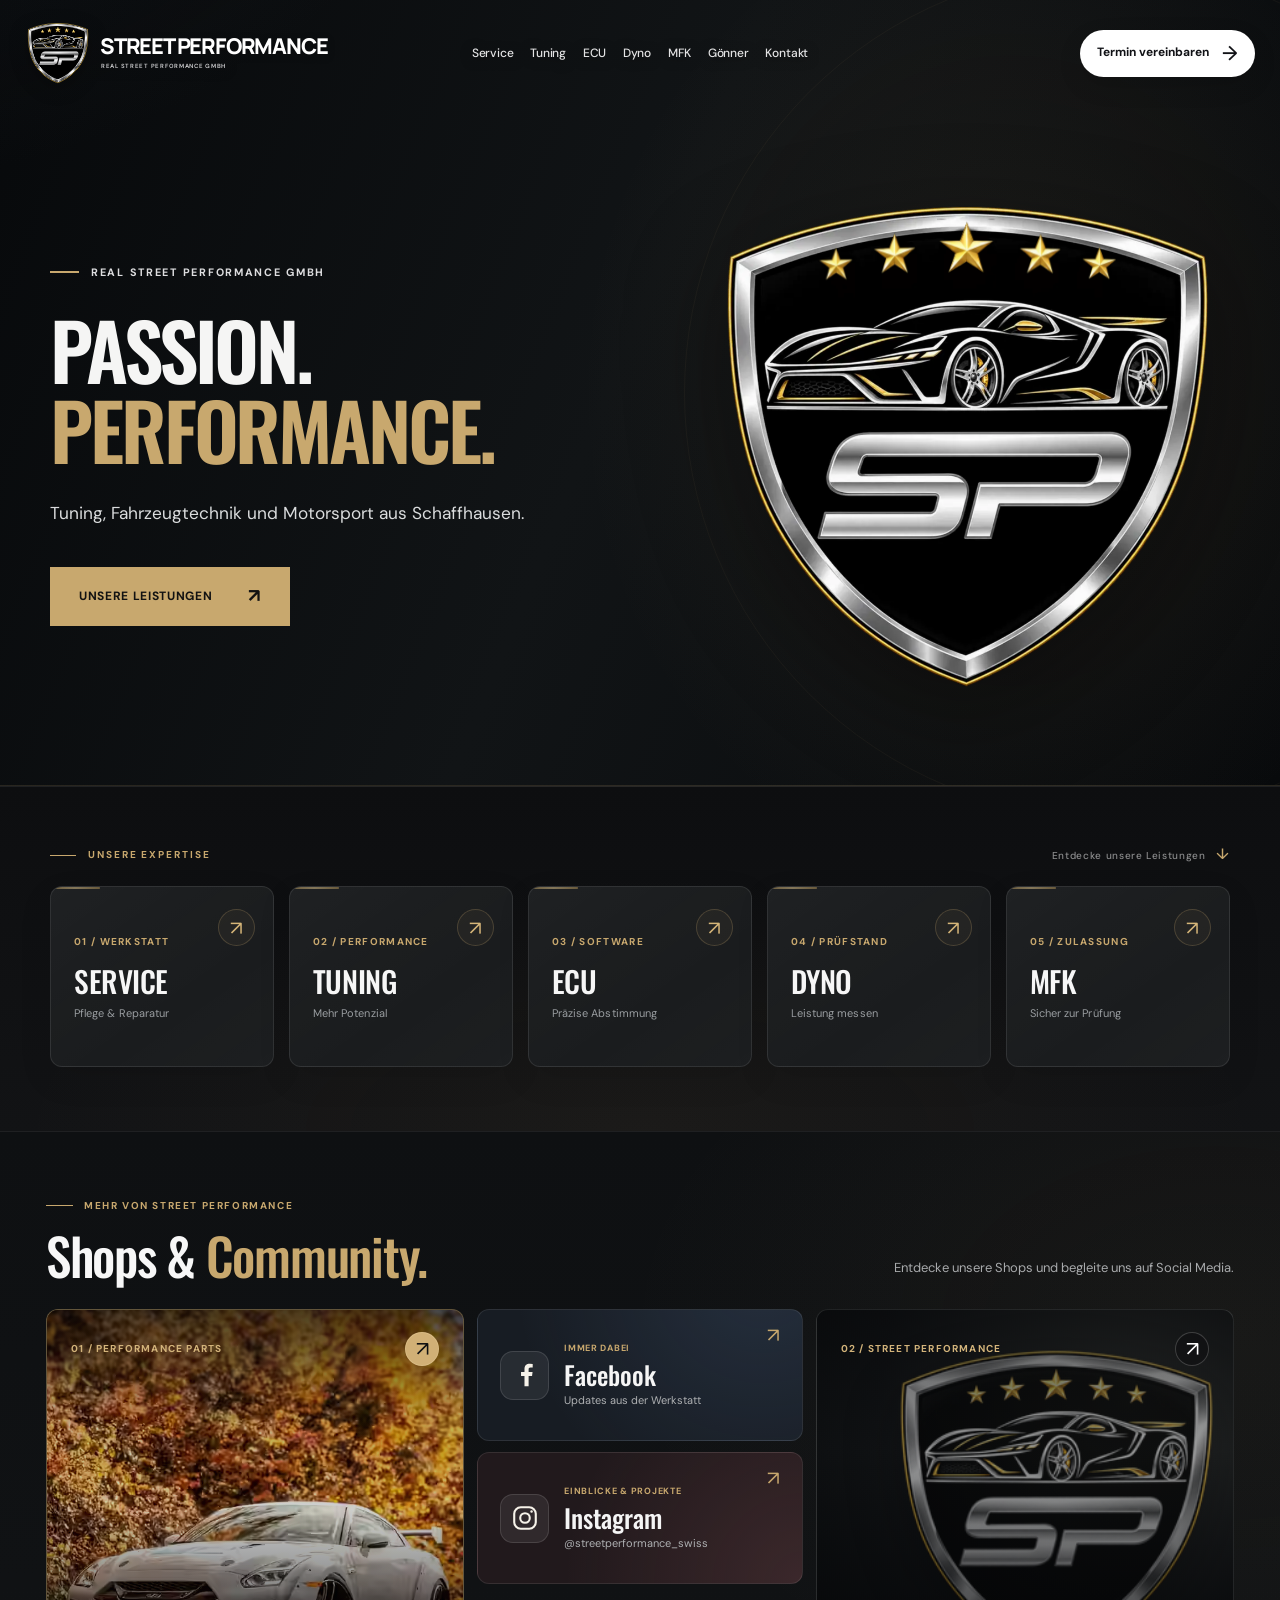
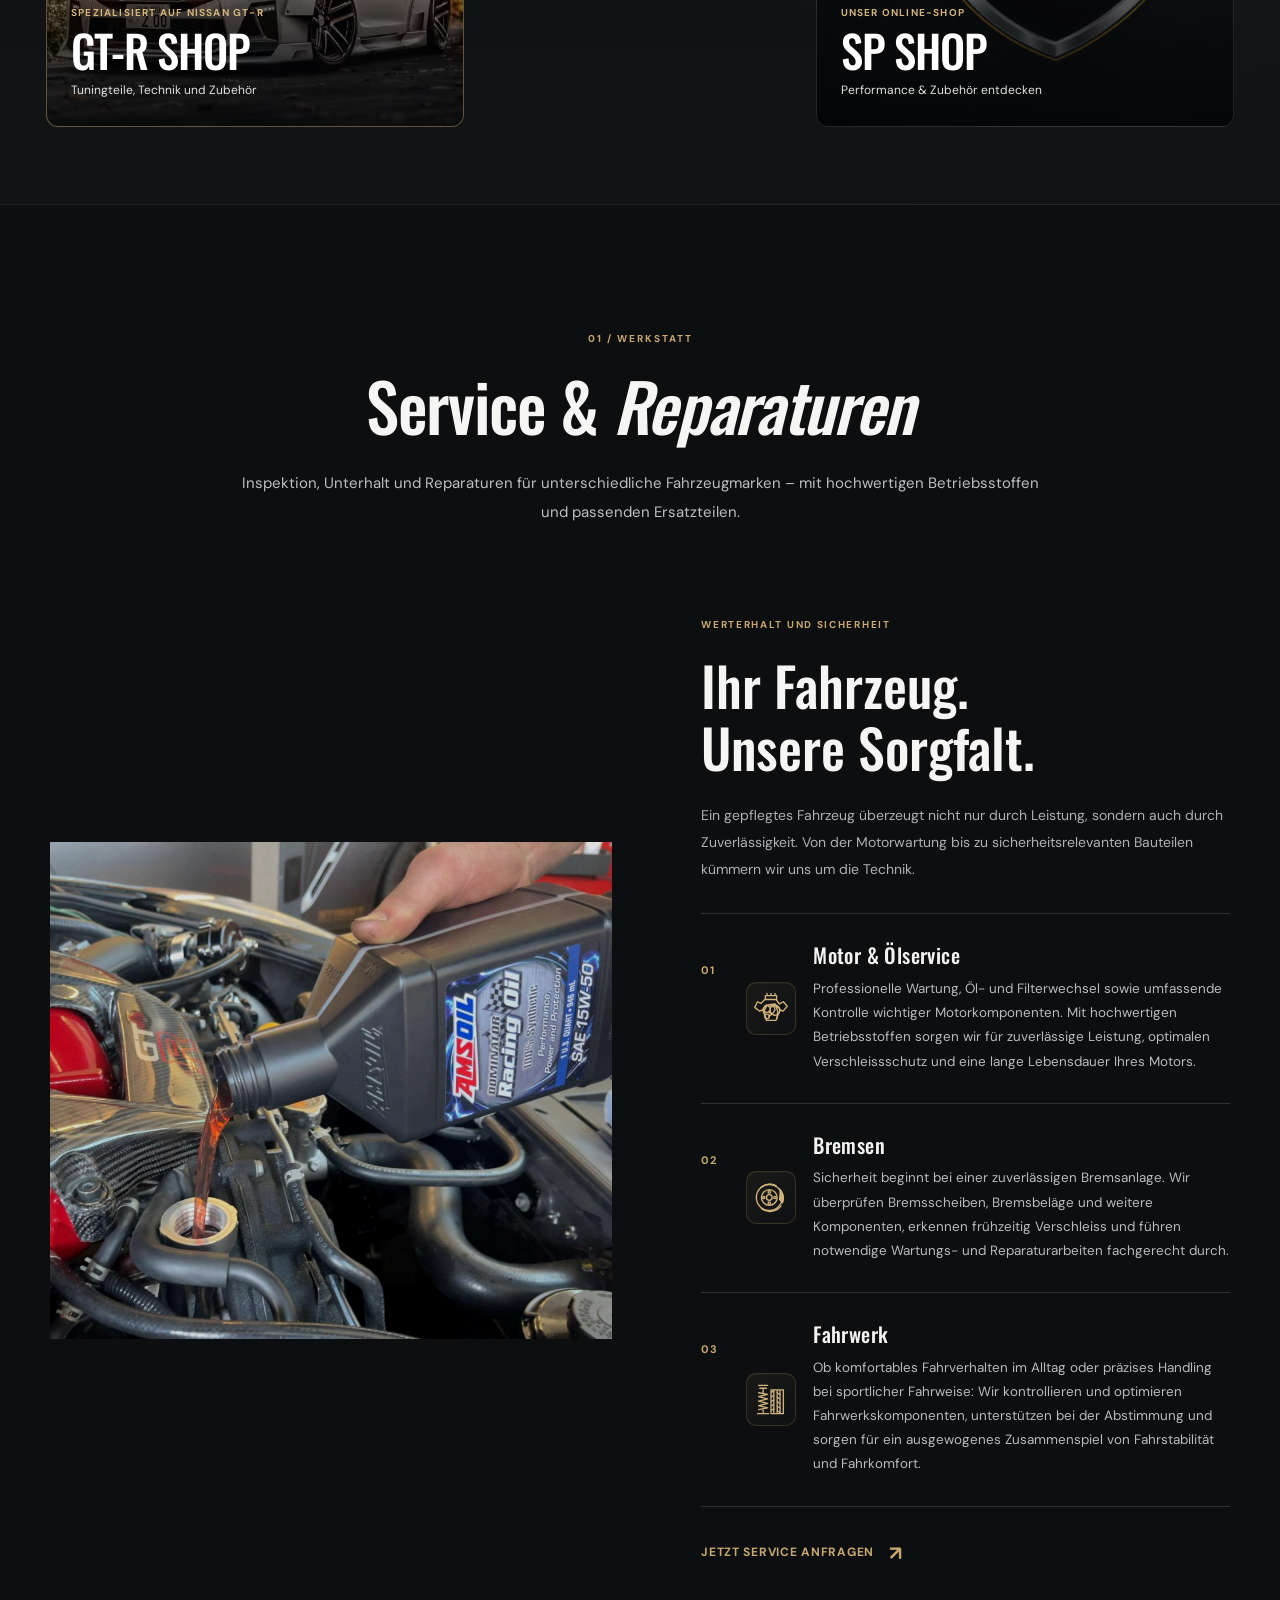
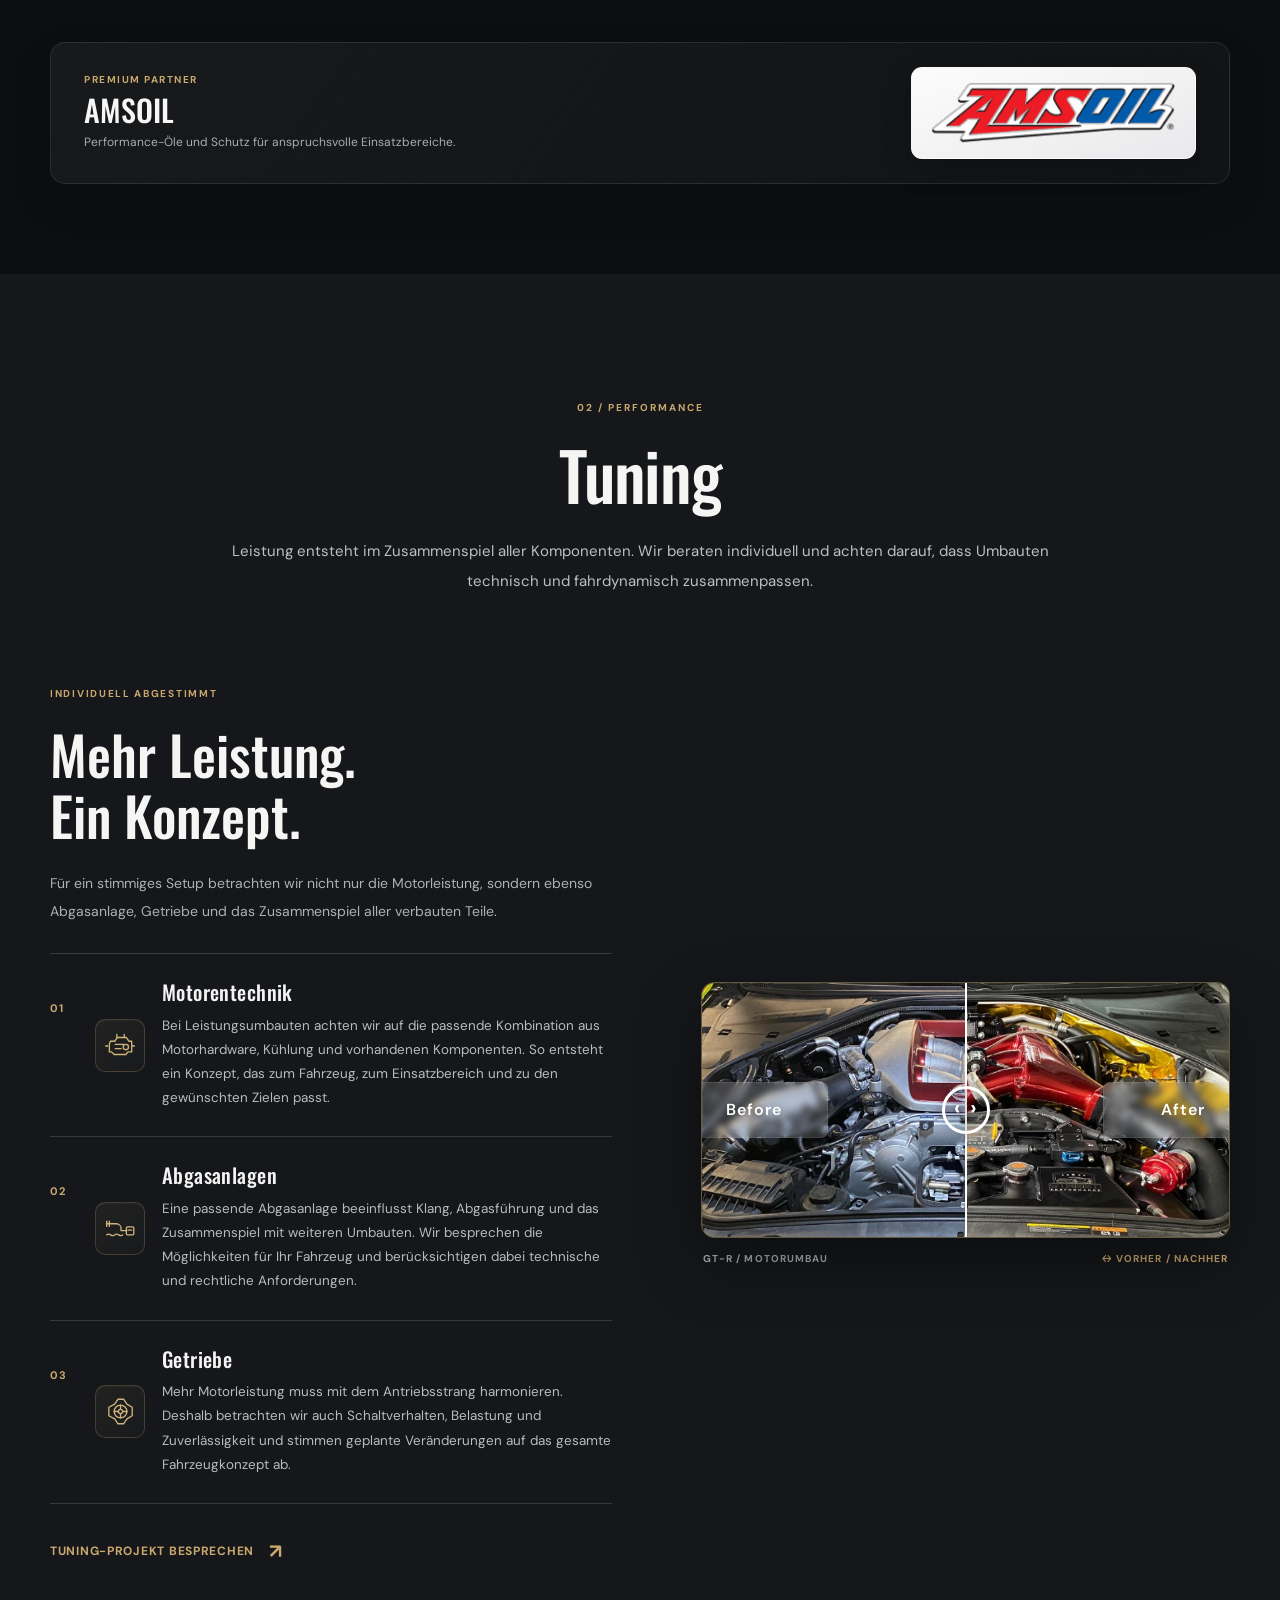
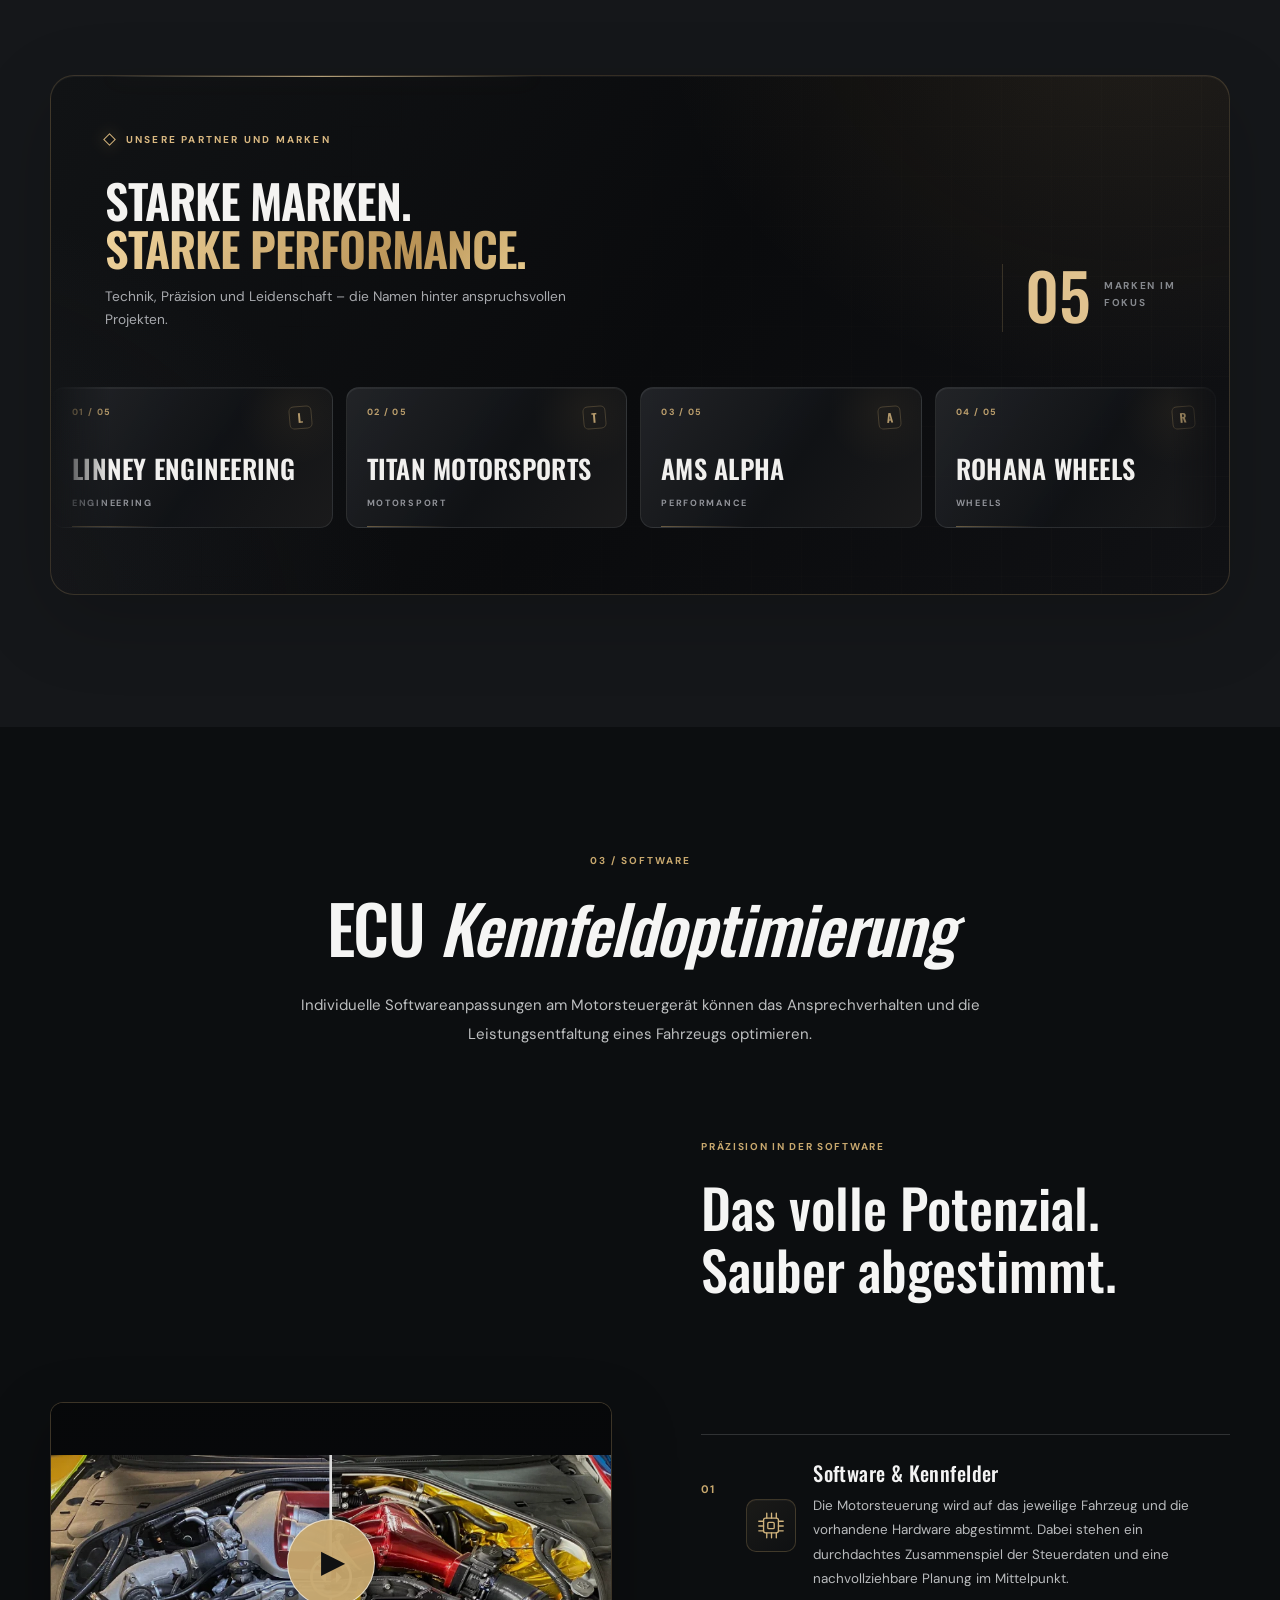
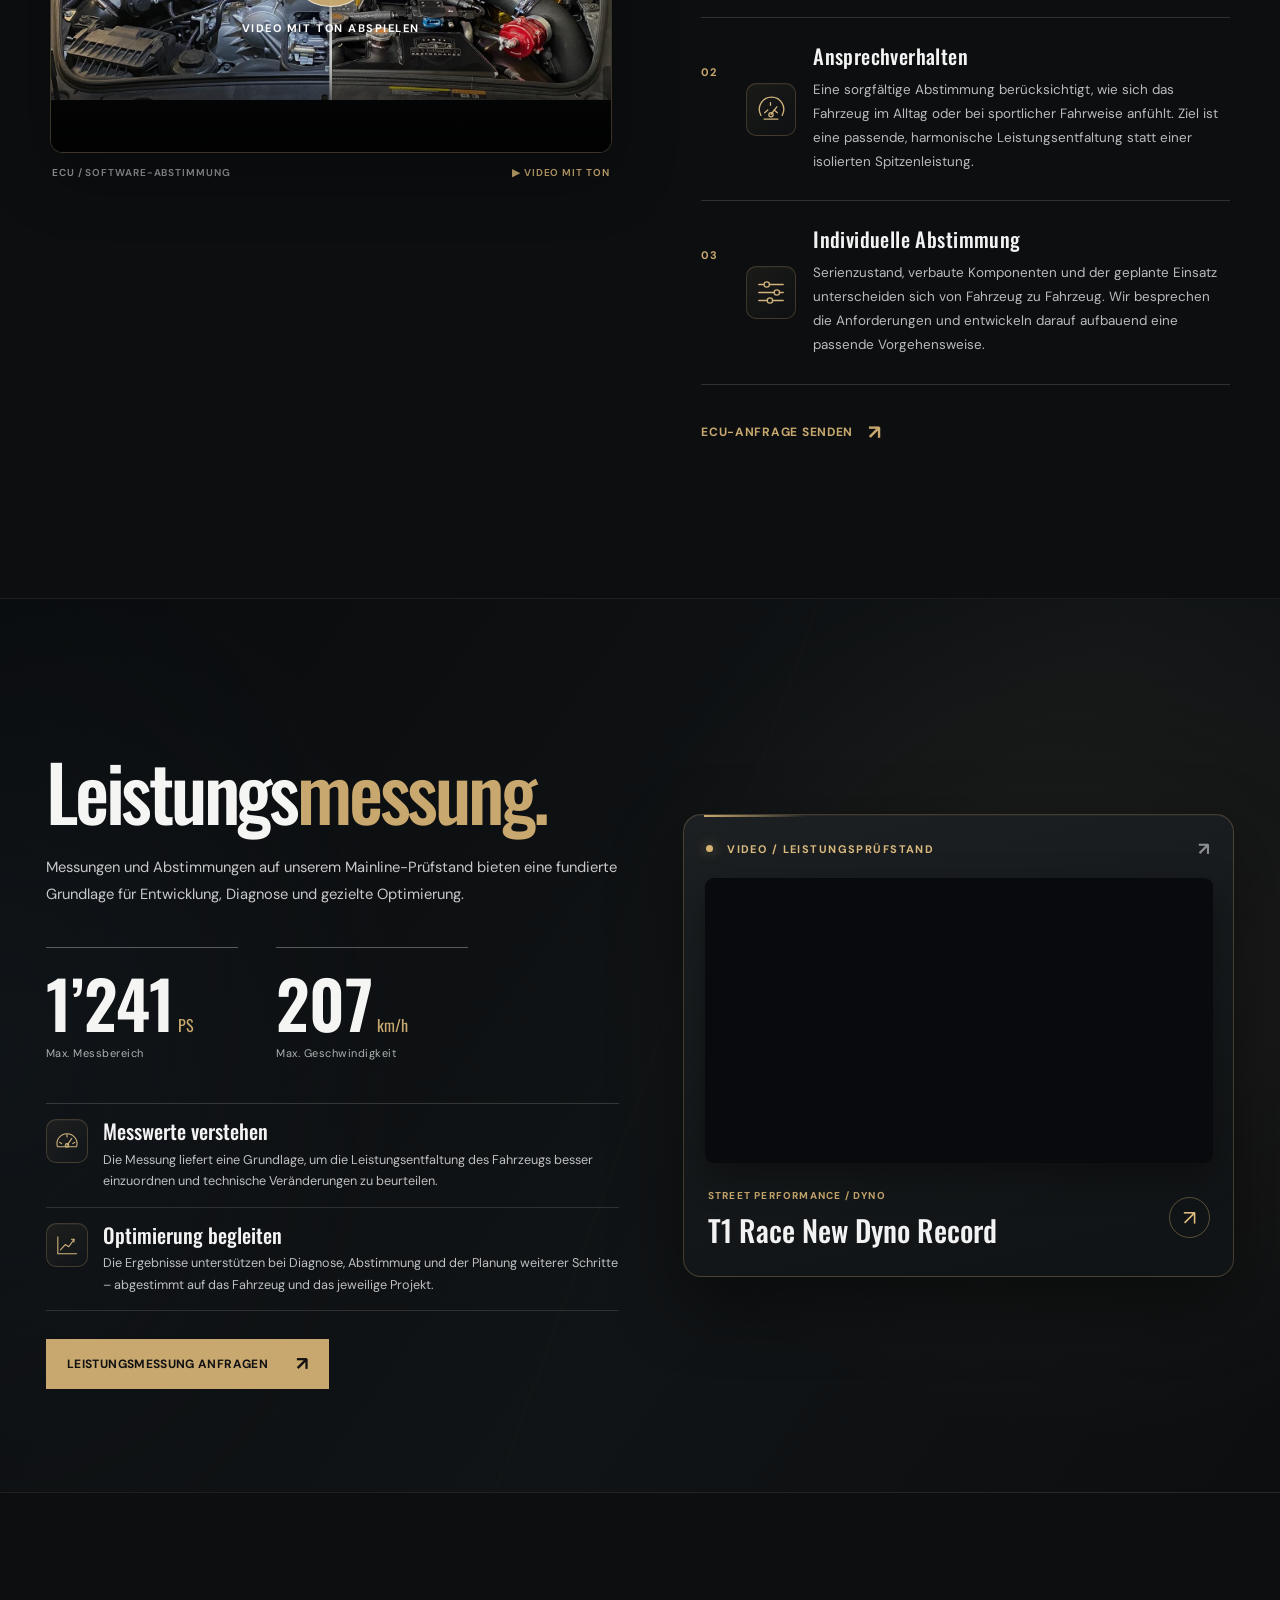
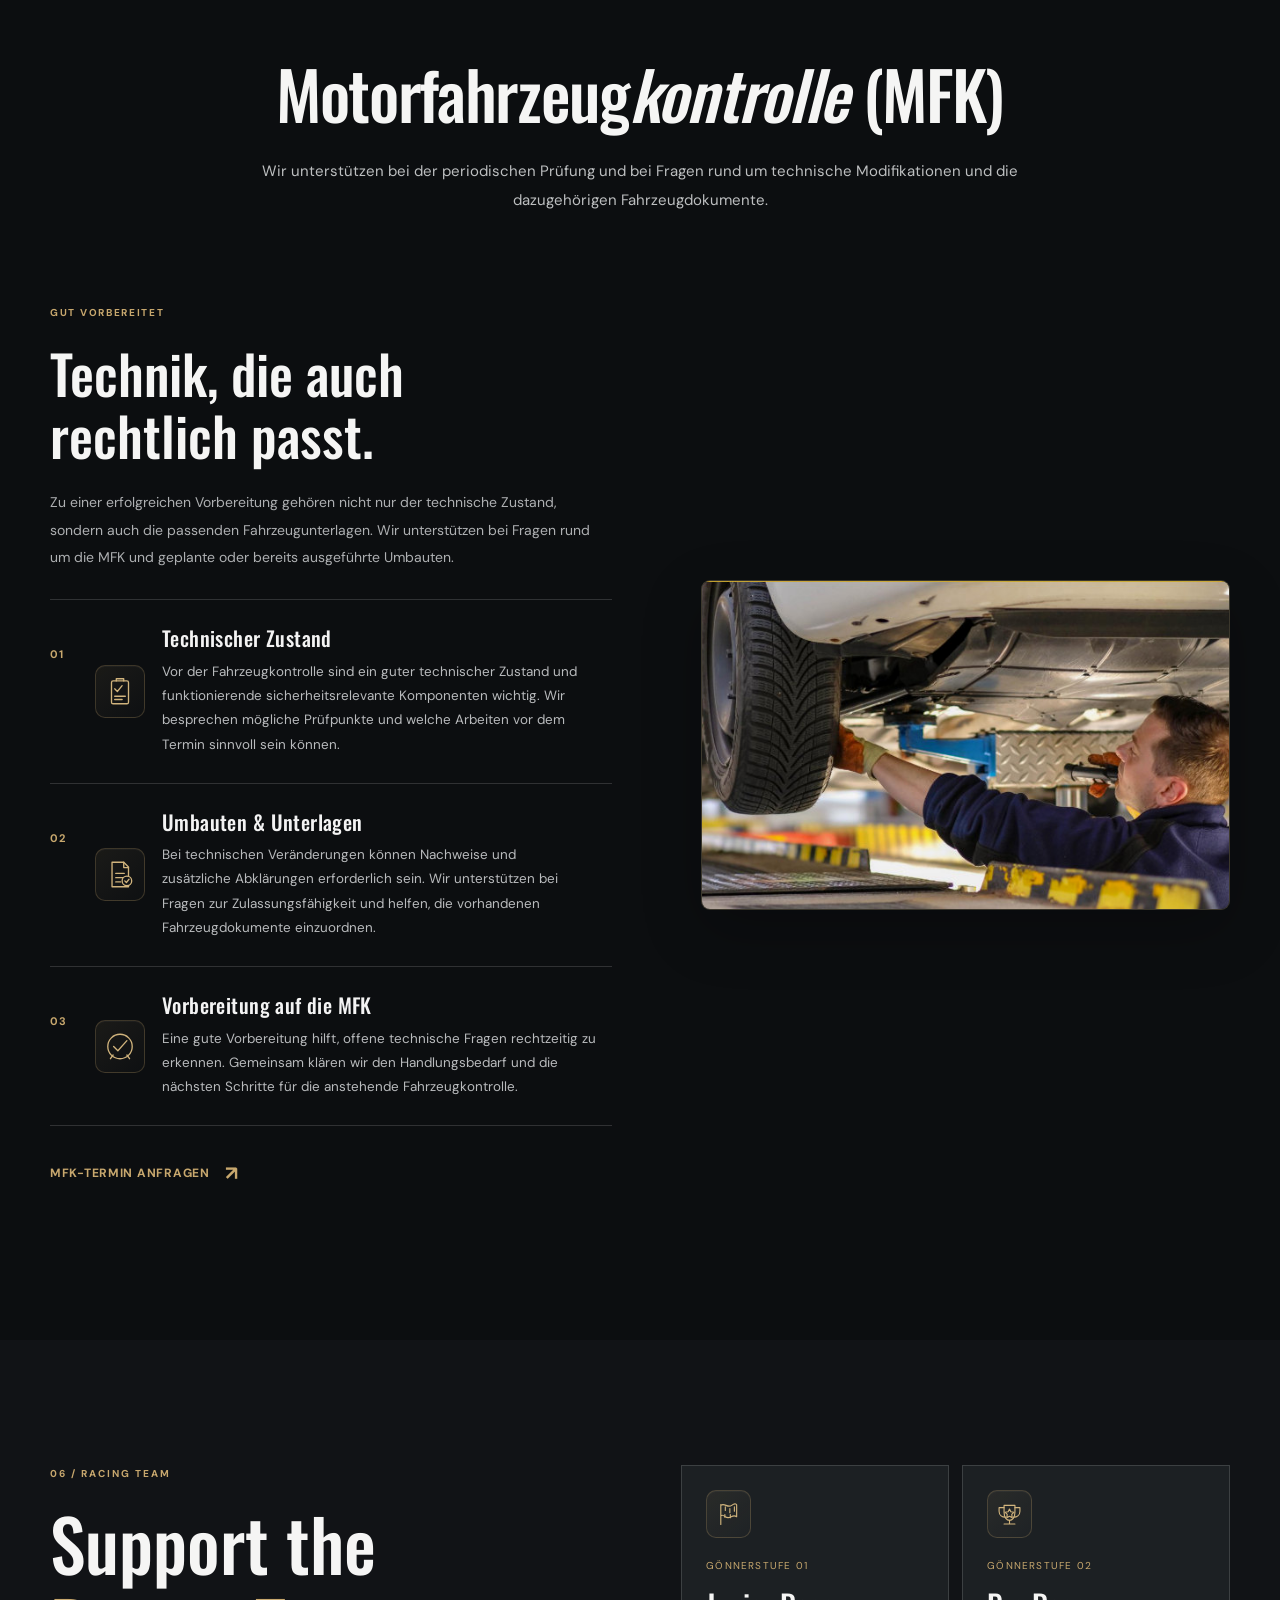
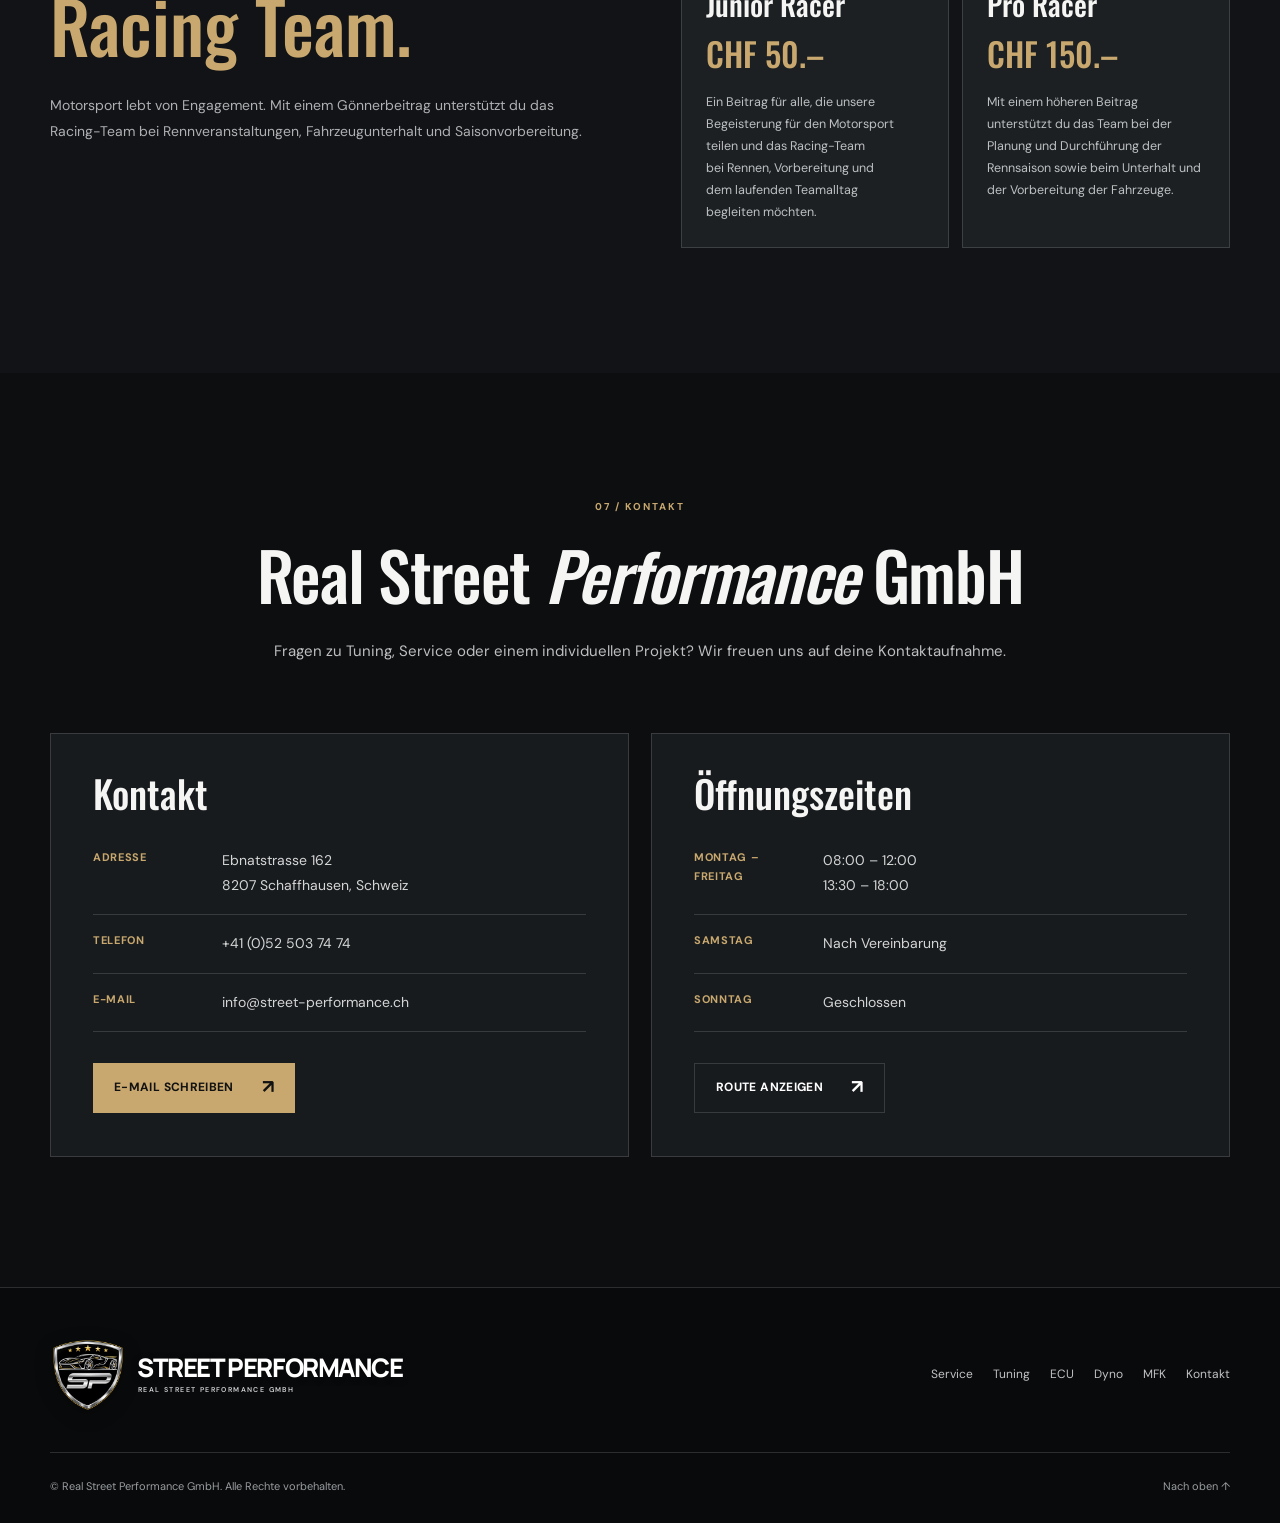
<file: index.html>
<!doctype html>
<html lang="de-CH">
<head>
  <meta charset="utf-8">
  <meta name="viewport" content="width=device-width, initial-scale=1">
  <meta name="theme-color" content="#101112">
  <meta name="description" content="Real Street Performance GmbH: Service, Tuning, ECU-Kennfeldoptimierung, Leistungsprüfstand, MFK und Racing-Team in Schaffhausen.">
  <title>Real Street Performance – Service, Tuning & Motorsport</title>
  <link rel="icon" type="image/png" href="assets/sp-shield-hd.png?v=sp-favicon-20261011-1">
  <link rel="apple-touch-icon" href="assets/sp-shield-hd.png?v=sp-favicon-20261011-1">
  <meta name="build-version" content="20261010-2021">
  <link rel="preconnect" href="https://fonts.googleapis.com">
  <link rel="preconnect" href="https://fonts.gstatic.com" crossorigin>
  <link href="https://fonts.googleapis.com/css2?family=DM+Sans:wght@400;500;600;700&family=Manrope:wght@500;600;700;800&family=Oswald:wght@400;500;600;700&display=swap" rel="stylesheet">
  <link rel="stylesheet" href="style.css?v=matching-street-brand-20261015-1">
  <style id="sp-floating-nav-override">
    /* Sicherheit gegen veraltete Carbon-Header-Regeln: oben kein Balken. */
    body > header.site-header { position:fixed; top:0; left:0; right:0; margin:0; z-index:1000; }
    body > header.site-header:not(.is-scrolled) {
      background:none !important;
      background-image:none !important;
      background-color:transparent !important;
      border-bottom:0 !important;
      box-shadow:none !important;
      backdrop-filter:none !important;
      -webkit-backdrop-filter:none !important;
    }
    body > header.site-header:not(.is-scrolled)::before,
    body > header.site-header:not(.is-scrolled)::after {
      opacity:0 !important;
      visibility:hidden !important;
    }
  </style>
</head>
<body>
  <a class="skip-link" href="#service">Zum Inhalt springen</a>
  <header class="site-header">
    <div class="header-inner layout">
      <a class="site-brand" href="#top" aria-label="Street Performance – zur Startseite">
        <span class="sp-shield-logo" role="img" aria-label="SP – Street Performance Logo"></span>
        <span class="site-wordmark" aria-hidden="true"><strong>STREET PERFORMANCE</strong><small>REAL STREET PERFORMANCE GMBH</small></span>
      </a>
      <nav class="main-nav" id="siteNav" aria-label="Hauptnavigation">
        <a href="#service">Service<span class="nav-icon" aria-hidden="true"><svg viewBox="0 0 24 24" width="22" height="22" fill="none" stroke="currentColor" stroke-width="1.8" stroke-linecap="round" stroke-linejoin="round"><path d="M14.7 6.3a4.5 4.5 0 0 0-5.7 5.7L3.2 17.8a2 2 0 1 0 2.9 2.9l5.8-5.8a4.5 4.5 0 0 0 5.7-5.7l-3.1 3.1-3.2-3.2z"/></svg></span></a>
        <a href="#tuning">Tuning<span class="nav-icon" aria-hidden="true"><svg viewBox="0 0 24 24" width="22" height="22" fill="none" stroke="currentColor" stroke-width="1.8" stroke-linecap="round" stroke-linejoin="round"><path d="M4.9 19a10 10 0 1 1 14.2 0"/><path d="m12 14 4-4"/><circle cx="12" cy="14" r="1.3"/></svg></span></a>
        <a href="#ecu">ECU<span class="nav-icon" aria-hidden="true"><svg viewBox="0 0 24 24" width="22" height="22" fill="none" stroke="currentColor" stroke-width="1.8" stroke-linecap="round" stroke-linejoin="round"><rect x="6" y="6" width="12" height="12" rx="2"/><path d="M9 2v4m6-4v4M9 18v4m6-4v4M2 9h4m-4 6h4m12-6h4m-4 6h4"/><rect x="10" y="10" width="4" height="4" rx=".6"/></svg></span></a>
        <a href="#dyno">Dyno<span class="nav-icon" aria-hidden="true"><svg viewBox="0 0 24 24" width="22" height="22" fill="none" stroke="currentColor" stroke-width="1.8" stroke-linecap="round" stroke-linejoin="round"><path d="M3 3v18h18"/><path d="m7 16 4-5 3 2 5-7"/><path d="M16 6h3v3"/></svg></span></a>
        <a href="#mfk">MFK<span class="nav-icon" aria-hidden="true"><svg viewBox="0 0 24 24" width="22" height="22" fill="none" stroke="currentColor" stroke-width="1.8" stroke-linecap="round" stroke-linejoin="round"><path d="M12 22s8-4 8-10V5l-8-3-8 3v7c0 6 8 10 8 10z"/><path d="m9 12 2 2 4-4"/></svg></span></a>
        <a href="#goenner">Gönner<span class="nav-icon" aria-hidden="true"><svg viewBox="0 0 24 24" width="22" height="22" fill="none" stroke="currentColor" stroke-width="1.8" stroke-linecap="round" stroke-linejoin="round"><path d="m12 2 3.1 6.3 7 1-5.1 5 1.2 6.8-6.2-3.3-6.2 3.3 1.2-6.8-5.1-5 7-1z"/></svg></span></a>
        <a href="#kontakt">Kontakt<span class="nav-icon" aria-hidden="true"><svg viewBox="0 0 24 24" width="22" height="22" fill="none" stroke="currentColor" stroke-width="1.8" stroke-linecap="round" stroke-linejoin="round"><rect x="3" y="5" width="18" height="14" rx="2"/><path d="m3 7 9 6 9-6"/></svg></span></a>
      </nav>
      <a class="header-appointment" href="termin.html" aria-label="Terminanfrage öffnen">Termin vereinbaren <span aria-hidden="true">→</span></a>
      <button class="menu-button" type="button" id="menuButton" aria-controls="siteNav" aria-expanded="false" aria-label="Navigation öffnen">
        <span></span><span></span><span></span>
      </button>
    </div>
  </header>
  <main>
    <section class="intro-banner hero-split" id="top" aria-label="Real Street Performance – Start">
      <div class="intro-content layout hero-split-grid">
        <div class="hero-message">
          <span class="eyebrow hero-entrance hero-eyebrow"><span class="eyebrow-line"></span> REAL STREET PERFORMANCE GMBH</span>
          <h1 class="hero-entrance hero-headline">PASSION.<br><em>PERFORMANCE.</em></h1>
          <p class="hero-entrance hero-description">Tuning, Fahrzeugtechnik und Motorsport aus Schaffhausen.</p>
          <a class="primary-cta hero-entrance hero-action" href="#service">Unsere Leistungen <span aria-hidden="true">↗</span></a>
        </div>
        <div class="hero-identity" role="img" aria-label="Street Performance Wappen mit fünf nacheinander erscheinenden goldenen Sternen">
          <div class="hero-logo-assembly" aria-hidden="true">
            <span class="hero-logo-base"></span>
            <span class="hero-logo-star hero-logo-star-1" style="--star-x:23.13%;--star-y:13.88%;--star-width:6.22%;--star-index:1"></span>
            <span class="hero-logo-star hero-logo-star-2" style="--star-x:32.70%;--star-y:11.48%;--star-width:8.29%;--star-index:2"></span>
            <span class="hero-logo-star hero-logo-star-3" style="--star-x:44.58%;--star-y:9.25%;--star-width:10.37%;--star-index:3"></span>
            <span class="hero-logo-star hero-logo-star-4" style="--star-x:58.85%;--star-y:11.56%;--star-width:8.13%;--star-index:4"></span>
            <span class="hero-logo-star hero-logo-star-5" style="--star-x:70.26%;--star-y:13.72%;--star-width:6.22%;--star-index:5"></span>
          </div>
        </div>
      </div>
    </section>

    <nav class="quick-services" aria-label="Direkt zu unseren Leistungen">
      <div class="layout">
        <div class="quick-services-topline"><span class="quick-services-kicker">UNSERE EXPERTISE</span><span class="quick-services-hint">Entdecke unsere Leistungen <span aria-hidden="true">↓</span></span></div>
        <div class="quick-services-grid">
          <a href="#service" class="quick-service-tile"><span class="service-number">01 / WERKSTATT</span><strong class="service-title">Service</strong><small class="service-subtitle">Pflege &amp; Reparatur</small><i class="service-arrow" aria-hidden="true">↗</i></a>
          <a href="#tuning" class="quick-service-tile"><span class="service-number">02 / PERFORMANCE</span><strong class="service-title">Tuning</strong><small class="service-subtitle">Mehr Potenzial</small><i class="service-arrow" aria-hidden="true">↗</i></a>
          <a href="#ecu" class="quick-service-tile"><span class="service-number">03 / SOFTWARE</span><strong class="service-title">ECU</strong><small class="service-subtitle">Präzise Abstimmung</small><i class="service-arrow" aria-hidden="true">↗</i></a>
          <a href="#dyno" class="quick-service-tile"><span class="service-number">04 / PRÜFSTAND</span><strong class="service-title">Dyno</strong><small class="service-subtitle">Leistung messen</small><i class="service-arrow" aria-hidden="true">↗</i></a>
          <a href="#mfk" class="quick-service-tile"><span class="service-number">05 / ZULASSUNG</span><strong class="service-title">MFK</strong><small class="service-subtitle">Sicher zur Prüfung</small><i class="service-arrow" aria-hidden="true">↗</i></a>
        </div>
      </div>
    </nav>

    <section class="explore-hub" id="community" aria-labelledby="exploreHeading">
      <div class="layout explore-wrap">
        <div class="explore-head reveal">
          <div>
            <span class="explore-eyebrow">MEHR VON STREET PERFORMANCE</span>
            <h2 id="exploreHeading">Shops &amp; <em>Community.</em></h2>
          </div>
          <p>Entdecke unsere Shops und begleite uns auf Social Media.</p>
        </div>

        <div class="explore-grid">
          <a class="explore-card explore-shop explore-gtr reveal" href="https://gtrshop.ch/" target="_blank" rel="noopener noreferrer" aria-label="GT-R-Shop in neuem Tab öffnen">
            <span class="explore-photo" aria-hidden="true"></span>
            <span class="explore-top"><span class="explore-category">01 / PERFORMANCE PARTS</span><span class="explore-outbound" aria-hidden="true">↗</span></span>
            <span class="explore-bottom"><span class="explore-overline">SPEZIALISIERT AUF NISSAN GT-R</span><strong>GT-R SHOP</strong><small>Tuningteile, Technik und Zubehör</small></span>
          </a>

          <div class="explore-social-stack">
            <a class="explore-card explore-social explore-facebook reveal" href="https://www.facebook.com/StreetPerformanceSH" target="_blank" rel="noopener noreferrer" aria-label="Street Performance auf Facebook öffnen">
              <span class="explore-social-icon" aria-hidden="true">
                <svg viewBox="0 0 32 32" fill="currentColor" width="30" height="30"><path d="M19.85 28V17.1h3.66l.55-4.26h-4.21v-2.72c0-1.23.34-2.07 2.11-2.07h2.25V4.23A29.5 29.5 0 0 0 20.93 4c-3.26 0-5.48 1.99-5.48 5.64v3.2h-3.68v4.26h3.68V28z"/></svg>
              </span>
              <span class="explore-social-copy"><span>IMMER DABEI</span><strong>Facebook</strong><small>Updates aus der Werkstatt</small></span>
              <span class="explore-social-arrow" aria-hidden="true">↗</span>
            </a>
            <a class="explore-card explore-social explore-instagram reveal" href="https://www.instagram.com/streetperformance_swiss/" target="_blank" rel="noopener noreferrer" aria-label="Street Performance auf Instagram öffnen">
              <span class="explore-social-icon" aria-hidden="true">
                <svg viewBox="0 0 32 32" fill="none" stroke="currentColor" stroke-width="2.25" stroke-linecap="round" stroke-linejoin="round" width="30" height="30"><rect x="4.5" y="4.5" width="23" height="23" rx="7"/><circle cx="16" cy="16" r="5.1"/><circle cx="23" cy="9" r="1.3" fill="currentColor" stroke="none"/></svg>
              </span>
              <span class="explore-social-copy"><span>EINBLICKE &amp; PROJEKTE</span><strong>Instagram</strong><small>@streetperformance_swiss</small></span>
              <span class="explore-social-arrow" aria-hidden="true">↗</span>
            </a>
            <a class="explore-card explore-social explore-autoscout reveal" href="https://www.autoscout24.ch/de/s/seller-1747752" target="_blank" rel="noopener noreferrer" aria-label="Fahrzeugangebote von Real Street Performance auf AutoScout24 öffnen">
              <span class="explore-social-icon explore-autoscout-icon" aria-hidden="true">
                <svg viewBox="0 0 32 32" fill="none" stroke="currentColor" stroke-width="1.8" stroke-linecap="round" stroke-linejoin="round" width="32" height="32">
                  <path d="M6.4 19.5 9.7 12a2.6 2.6 0 0 1 2.4-1.6h7.8a2.6 2.6 0 0 1 2.4 1.6l3.3 7.5"/>
                  <path d="M5.1 19.5h21.8v5.1h-3.4v-2H8.5v2H5.1v-5.1Z"/>
                  <path d="M10.6 19.4h.1m10.6 0h.1M10.1 15.8h11.8"/>
                  <path d="M7.4 17.4H5.1m21.8 0h-2.3"/>
                </svg>
              </span>
              <span class="explore-social-copy"><span>FAHRZEUGANGEBOTE</span><strong>AutoScout24</strong><small>Unsere Fahrzeuge entdecken</small></span>
              <span class="explore-social-arrow" aria-hidden="true">↗</span>
            </a>
          </div>

          <a class="explore-card explore-shop explore-sp reveal" href="https://shop.street-performance.ch/" target="_blank" rel="noopener noreferrer" aria-label="SP-Shop in neuem Tab öffnen">
            <span class="explore-shop-logo" aria-hidden="true"><span class="explore-shop-logo-art"></span></span>
            <span class="explore-top"><span class="explore-category">02 / STREET PERFORMANCE</span><span class="explore-outbound" aria-hidden="true">↗</span></span>
            <span class="explore-bottom"><span class="explore-overline">UNSER ONLINE-SHOP</span><strong>SP SHOP</strong><small>Performance &amp; Zubehör entdecken</small></span>
          </a>
        </div>
      </div>
    </section>

    <section class="detail-section" id="service">
      <div class="layout">
        <div class="section-intro reveal">
          <span class="section-index">01 / WERKSTATT</span>
          <h2>Service &amp; <em>Reparaturen</em></h2>
          <p>Inspektion, Unterhalt und Reparaturen für unterschiedliche Fahrzeugmarken – mit hochwertigen Betriebsstoffen und passenden Ersatzteilen.</p>
        </div>
        <div class="feature-two-col">
          <figure class="feature-photo reveal">
            <span class="sp-photo-bg sp-photo-service" role="img" aria-label="AMSOIL Racing-Motoröl wird bei einem Motorservice in einen Sportwagen eingefüllt"></span>
          </figure>
          <div class="feature-copy reveal">
            <span class="minor-heading">WERTERHALT UND SICHERHEIT</span>
            <h3>Ihr Fahrzeug.<br>Unsere Sorgfalt.</h3>
            <p>Ein gepflegtes Fahrzeug überzeugt nicht nur durch Leistung, sondern auch durch Zuverlässigkeit. Von der Motorwartung bis zu sicherheitsrelevanten Bauteilen kümmern wir uns um die Technik.</p>
            <div class="features-list">
              <div><span class="feature-symbol">01</span><span class="feature-icon feature-icon-engine" aria-hidden="true"><svg viewBox="0 0 64 64" focusable="false" aria-hidden="true" fill="none" stroke="currentColor" stroke-width="2.3" stroke-linecap="round" stroke-linejoin="round">
  <path d="M22 9h20v7H22zM25 5v4m7-4v4m7-4v4M21 16l-7 7-6-3-5 10 9 7 5-3 7 19h17l7-19 5 3 8-9-7-8-7 4-6-8"/>
  <path d="M17 34l6-8 16-2 9 10M23 51l-3-15 5-10m17 25 2-14-5-13"/>
  <circle cx="25" cy="33" r="6"/><circle cx="39" cy="35" r="9"/><circle cx="25" cy="46" r="4"/>
  <path d="M28 29l4-2 4 2m-8 8 2 3h3m5-12 1 7-4 6-7 5"/>
</svg></span><div class="feature-description"><h4>Motor &amp; Ölservice</h4><p>Professionelle Wartung, Öl- und Filterwechsel sowie umfassende Kontrolle wichtiger Motorkomponenten. Mit hochwertigen Betriebsstoffen sorgen wir für zuverlässige Leistung, optimalen Verschleissschutz und eine lange Lebensdauer Ihres Motors.</p></div></div>
              <div><span class="feature-symbol">02</span><span class="feature-icon feature-icon-brake" aria-hidden="true"><svg viewBox="0 0 64 64" focusable="false" aria-hidden="true" fill="none" stroke="currentColor" stroke-width="2.4" stroke-linecap="round" stroke-linejoin="round">
  <circle cx="29" cy="32" r="23"/><circle cx="29" cy="32" r="14"/><circle cx="29" cy="32" r="5"/>
  <circle cx="29" cy="22" r="2.1"/><circle cx="39" cy="32" r="2.1"/><circle cx="29" cy="42" r="2.1"/><circle cx="19" cy="32" r="2.1"/>
  <path d="M47 15a23 23 0 0 1 6 28l-7-7 1-11z" fill="currentColor" stroke="none"/>
  <path d="M14 14a25 25 0 0 1 27-3m9 36a25 25 0 0 1-35 5"/>
</svg></span><div class="feature-description"><h4>Bremsen</h4><p>Sicherheit beginnt bei einer zuverlässigen Bremsanlage. Wir überprüfen Bremsscheiben, Bremsbeläge und weitere Komponenten, erkennen frühzeitig Verschleiss und führen notwendige Wartungs- und Reparaturarbeiten fachgerecht durch.</p></div></div>
              <div><span class="feature-symbol">03</span><span class="feature-icon feature-icon-suspension" aria-hidden="true"><svg viewBox="0 0 64 64" focusable="false" aria-hidden="true" fill="none" stroke="currentColor" stroke-width="2.3" stroke-linecap="round" stroke-linejoin="round">
  <path d="M10 7h16M12 12h12M18 12v8M10 20l16 3-16 4 16 4-16 4 16 4-16 4 16 4-16 3M18 50v7M8 57h20"/>
  <path d="M32 15h22v42H32zM37 15v42m6-42v42m5-42v42"/>
  <path d="M33 19l4-2m-4 10 4-2m-4 10 4-2m-4 10 4-2m-4 10 4-2M43 20l5 3m-5 5 5 3m-5 5 5 3m-5 5 5 3m-5 5 5 3"/>
</svg></span><div class="feature-description"><h4>Fahrwerk</h4><p>Ob komfortables Fahrverhalten im Alltag oder präzises Handling bei sportlicher Fahrweise: Wir kontrollieren und optimieren Fahrwerkskomponenten, unterstützen bei der Abstimmung und sorgen für ein ausgewogenes Zusammenspiel von Fahrstabilität und Fahrkomfort.</p></div></div>
            </div>
            <a class="text-link" href="termin.html?anfrage=service&amp;v=leistungsnamen-fix-20261011-1">Jetzt Service anfragen <span>↗</span></a>
          </div>
        </div>
        <div class="partner-ribbon reveal">
          <div class="partner-copy">
            <span>PREMIUM PARTNER</span>
            <h3>AMSOIL</h3>
            <p>Performance-Öle und Schutz für anspruchsvolle Einsatzbereiche.</p>
          </div>
          <div class="partner-logo-card">
            <span class="sp-amsoil-logo" role="img" aria-label="AMSOIL – Premium Partner"></span>
          </div>
        </div>
      </div>
    </section>

    <section class="detail-section alt-section" id="tuning">
      <div class="layout">
        <div class="section-intro reveal">
          <span class="section-index">02 / PERFORMANCE</span>
          <h2>Tuning</h2>
          <p>Leistung entsteht im Zusammenspiel aller Komponenten. Wir beraten individuell und achten darauf, dass Umbauten technisch und fahrdynamisch zusammenpassen.</p>
        </div>
        <div class="feature-two-col reverse">
          <figure class="feature-photo tuning-comparison reveal">
            <div class="engine-compare" style="--compare-position: 50%;" aria-label="Vorher-Nachher-Vergleich des Nissan GT-R-Motorraums">
              <span class="engine-compare-photo engine-compare-after" role="img" aria-label="Nissan GT-R Motorraum nach dem Tuning"></span>
              <span class="engine-compare-photo engine-compare-before" role="img" aria-label="Nissan GT-R Motorraum vor dem Tuning"></span>
              <span class="engine-compare-badge engine-compare-badge-before" aria-hidden="true">Before</span>
              <span class="engine-compare-badge engine-compare-badge-after" aria-hidden="true">After</span>
              <span class="engine-compare-divider" aria-hidden="true"><span class="engine-compare-knob"><span>‹</span><span>›</span></span></span>
              <input class="engine-compare-range" type="range" min="0" max="100" step="1" value="50" aria-label="Vorher-Nachher-Regler: mit der Maus, dem Finger oder den Pfeiltasten verschieben" aria-valuetext="50 Prozent Vorher sichtbar">
            </div>
            <figcaption class="engine-compare-caption"><span>GT-R / MOTORUMBAU</span><span>↔ VORHER / NACHHER</span></figcaption>
          </figure>
          <div class="feature-copy reveal">
            <span class="minor-heading">INDIVIDUELL ABGESTIMMT</span>
            <h3>Mehr Leistung.<br>Ein Konzept.</h3>
            <p>Für ein stimmiges Setup betrachten wir nicht nur die Motorleistung, sondern ebenso Abgasanlage, Getriebe und das Zusammenspiel aller verbauten Teile.</p>
            <div class="features-list detail-feature-list" aria-label="Tuning-Leistungen">
              <div class="detail-feature-row"><span class="feature-symbol">01</span><span class="feature-icon feature-icon-motor" aria-hidden="true"><svg viewBox="0 0 64 64" focusable="false" fill="none" stroke="currentColor" stroke-width="2.5" stroke-linecap="round" stroke-linejoin="round"><path d="M14 24h8l5-7h17l5 7h5v20h-7l-4 5H21l-5-5h-4V29l2-5Z"/><path d="M26 17v-6m14 6v-6M9 33H5m49 0h5M23 30h17m-17 8h11"/><circle cx="43" cy="35" r="5"/></svg></span><div class="feature-description"><h4>Motorentechnik</h4><p>Bei Leistungsumbauten achten wir auf die passende Kombination aus Motorhardware, Kühlung und vorhandenen Komponenten. So entsteht ein Konzept, das zum Fahrzeug, zum Einsatzbereich und zu den gewünschten Zielen passt.</p></div></div>
              <div class="detail-feature-row"><span class="feature-symbol">02</span><span class="feature-icon feature-icon-exhaust" aria-hidden="true"><svg viewBox="0 0 64 64" focusable="false" fill="none" stroke="currentColor" stroke-width="2.5" stroke-linecap="round" stroke-linejoin="round"><path d="M7 23h18a9 9 0 0 1 9 9v4h10"/><rect x="44" y="29" width="14" height="15" rx="2"/><path d="M7 18v10m5-10v10M7 44c5-6 10 6 15 0s10 6 15 0"/><path d="M47 35h7"/></svg></span><div class="feature-description"><h4>Abgasanlagen</h4><p>Eine passende Abgasanlage beeinflusst Klang, Abgasführung und das Zusammenspiel mit weiteren Umbauten. Wir besprechen die Möglichkeiten für Ihr Fahrzeug und berücksichtigen dabei technische und rechtliche Anforderungen.</p></div></div>
              <div class="detail-feature-row"><span class="feature-symbol">03</span><span class="feature-icon feature-icon-gearbox" aria-hidden="true"><svg viewBox="0 0 64 64" focusable="false" fill="none" stroke="currentColor" stroke-width="2.5" stroke-linecap="round" stroke-linejoin="round"><path d="M22 18 28 9h11l6 9 10 6v16l-10 6-6 9H28l-6-9-11-6V24l11-6Z"/><circle cx="33" cy="32" r="12"/><circle cx="33" cy="32" r="4"/><path d="M33 20v8m0 8v8m-12-12h8m8 0h8"/></svg></span><div class="feature-description"><h4>Getriebe</h4><p>Mehr Motorleistung muss mit dem Antriebsstrang harmonieren. Deshalb betrachten wir auch Schaltverhalten, Belastung und Zuverlässigkeit und stimmen geplante Veränderungen auf das gesamte Fahrzeugkonzept ab.</p></div></div>
            </div>
            <a class="text-link" href="termin.html?anfrage=tuning&amp;v=leistungsnamen-fix-20261011-1">Tuning-Projekt besprechen <span>↗</span></a>
          </div>
        </div>
        <section class="brands brands-premium reveal" aria-labelledby="brands-premium-heading">
          <div class="brands-head">
            <div class="brands-heading-copy">
              <span class="brands-eyebrow"><span class="brands-eyebrow-diamond" aria-hidden="true"></span> UNSERE PARTNER UND MARKEN</span>
              <h3 id="brands-premium-heading">STARKE MARKEN.<br><em>STARKE PERFORMANCE.</em></h3>
              <p>Technik, Präzision und Leidenschaft – die Namen hinter anspruchsvollen Projekten.</p>
            </div>
            <div class="brands-count" aria-label="Fünf Marken">
              <span class="brands-count-value">05</span>
              <span class="brands-count-caption">MARKEN IM<br>FOKUS</span>
            </div>
          </div>
          <div class="brands-marquee" aria-label="Endlos laufende Partner- und Markenübersicht">
            <div class="brands-track">
              <div class="brands-group" role="list" aria-label="Markennamen">
                <div class="brand-tile brand-tile-linney" role="listitem"><span class="brand-tile-top"><span class="brand-tile-number">01 / 05</span><span class="brand-tile-monogram" aria-hidden="true">L</span></span><strong class="brand-tile-name">LINNEY ENGINEERING</strong><span class="brand-tile-category">ENGINEERING</span></div>
                <div class="brand-tile brand-tile-titan" role="listitem"><span class="brand-tile-top"><span class="brand-tile-number">02 / 05</span><span class="brand-tile-monogram" aria-hidden="true">T</span></span><strong class="brand-tile-name">TITAN MOTORSPORTS</strong><span class="brand-tile-category">MOTORSPORT</span></div>
                <div class="brand-tile brand-tile-ams" role="listitem"><span class="brand-tile-top"><span class="brand-tile-number">03 / 05</span><span class="brand-tile-monogram" aria-hidden="true">A</span></span><strong class="brand-tile-name">AMS ALPHA</strong><span class="brand-tile-category">PERFORMANCE</span></div>
                <div class="brand-tile brand-tile-rohana" role="listitem"><span class="brand-tile-top"><span class="brand-tile-number">04 / 05</span><span class="brand-tile-monogram" aria-hidden="true">R</span></span><strong class="brand-tile-name">ROHANA WHEELS</strong><span class="brand-tile-category">WHEELS</span></div>
                <div class="brand-tile brand-tile-gt1r" role="listitem"><span class="brand-tile-top"><span class="brand-tile-number">05 / 05</span><span class="brand-tile-monogram" aria-hidden="true">G</span></span><strong class="brand-tile-name">GT1R</strong><span class="brand-tile-category">PERFORMANCE PARTS</span></div>
              </div>
              <div class="brands-group" aria-hidden="true">
                <div class="brand-tile brand-tile-linney"><span class="brand-tile-top"><span class="brand-tile-number">01 / 05</span><span class="brand-tile-monogram" aria-hidden="true">L</span></span><strong class="brand-tile-name">LINNEY ENGINEERING</strong><span class="brand-tile-category">ENGINEERING</span></div>
                <div class="brand-tile brand-tile-titan"><span class="brand-tile-top"><span class="brand-tile-number">02 / 05</span><span class="brand-tile-monogram" aria-hidden="true">T</span></span><strong class="brand-tile-name">TITAN MOTORSPORTS</strong><span class="brand-tile-category">MOTORSPORT</span></div>
                <div class="brand-tile brand-tile-ams"><span class="brand-tile-top"><span class="brand-tile-number">03 / 05</span><span class="brand-tile-monogram" aria-hidden="true">A</span></span><strong class="brand-tile-name">AMS ALPHA</strong><span class="brand-tile-category">PERFORMANCE</span></div>
                <div class="brand-tile brand-tile-rohana"><span class="brand-tile-top"><span class="brand-tile-number">04 / 05</span><span class="brand-tile-monogram" aria-hidden="true">R</span></span><strong class="brand-tile-name">ROHANA WHEELS</strong><span class="brand-tile-category">WHEELS</span></div>
                <div class="brand-tile brand-tile-gt1r"><span class="brand-tile-top"><span class="brand-tile-number">05 / 05</span><span class="brand-tile-monogram" aria-hidden="true">G</span></span><strong class="brand-tile-name">GT1R</strong><span class="brand-tile-category">PERFORMANCE PARTS</span></div>
              </div>
            </div>
          </div>
          <div class="brands-foot" aria-hidden="true">
            <span class="brands-foot-signal"><span class="brands-foot-pulse"></span> PERFORMANCE NETWORK</span>
            <span class="brands-foot-rule"></span>
            <span class="brands-foot-tag">STREET PERFORMANCE <span>✦</span> SWITZERLAND</span>
          </div>
        </section>
      </div>
    </section>

    <section class="detail-section" id="ecu">
      <div class="layout">
        <div class="section-intro reveal">
          <span class="section-index">03 / SOFTWARE</span>
          <h2>ECU <em>Kennfeldoptimierung</em></h2>
          <p>Individuelle Softwareanpassungen am Motorsteuergerät können das Ansprechverhalten und die Leistungsentfaltung eines Fahrzeugs optimieren.</p>
        </div>
        <div class="feature-two-col">
          <figure class="feature-photo ecu-video-feature reveal">
            <div class="ecu-video-frame" id="ecuVideoFrame">
              <video id="ecuVideo" class="ecu-video" controls playsinline preload="metadata" poster="assets/tuning-vorher-nachher.webp" aria-label="Street Performance ECU-Video mit Ton">
                <source src="https://street-performance.ch/wp-content/uploads/2021/08/WhatsApp-Video-2021-08-05-at-17.39.27.mp4" type="video/mp4">
                Dein Browser unterstützt dieses Video leider nicht.
              </video>
              <button id="ecuVideoPlay" class="ecu-video-play" type="button" aria-label="ECU-Video mit Ton abspielen">
                <span class="ecu-play-disc" aria-hidden="true">▶</span>
                <span>VIDEO MIT TON ABSPIELEN</span>
              </button>
              <div class="ecu-video-error" id="ecuVideoError" hidden role="status">
                <strong>Video gerade nicht verfügbar</strong>
                <span>Du kannst es auch direkt beim Anbieter öffnen.</span>
                <a href="https://street-performance.ch/wp-content/uploads/2021/08/WhatsApp-Video-2021-08-05-at-17.39.27.mp4" target="_blank" rel="noopener noreferrer">Video direkt öffnen ↗</a>
              </div>
            </div>
            <figcaption class="ecu-video-caption"><span>ECU / SOFTWARE-ABSTIMMUNG</span><span>▶ VIDEO MIT TON</span></figcaption>
          </figure>
          <div class="feature-copy reveal">
            <span class="minor-heading">PRÄZISION IN DER SOFTWARE</span>
            <h3>Das volle Potenzial.<br>Sauber abgestimmt.</h3>
            <p>Eine gute ECU-Abstimmung betrachtet nicht nur einzelne Leistungswerte, sondern auch das Ansprechverhalten, die verbaute Hardware und den vorgesehenen Einsatzbereich des Fahrzeugs.</p>
            <div class="features-list detail-feature-list" aria-label="Schwerpunkte der ECU-Abstimmung">
              <div class="detail-feature-row"><span class="feature-symbol">01</span><span class="feature-icon feature-icon-chip" aria-hidden="true"><svg viewBox="0 0 64 64" focusable="false" fill="none" stroke="currentColor" stroke-width="2.5" stroke-linecap="round" stroke-linejoin="round"><rect x="18" y="18" width="28" height="28" rx="4"/><rect x="26" y="26" width="12" height="12" rx="2"/><path d="M24 9v9m9-9v9m9-9v9M24 46v9m9-9v9m9-9v9M9 24h9m-9 9h9m-9 9h9m28-18h9m-9 9h9m-9 9h9"/></svg></span><div class="feature-description"><h4>Software & Kennfelder</h4><p>Die Motorsteuerung wird auf das jeweilige Fahrzeug und die vorhandene Hardware abgestimmt. Dabei stehen ein durchdachtes Zusammenspiel der Steuerdaten und eine nachvollziehbare Planung im Mittelpunkt.</p></div></div>
              <div class="detail-feature-row"><span class="feature-symbol">02</span><span class="feature-icon feature-icon-gauge" aria-hidden="true"><svg viewBox="0 0 64 64" focusable="false" fill="none" stroke="currentColor" stroke-width="2.5" stroke-linecap="round" stroke-linejoin="round"><path d="M13 43a23 23 0 1 1 40 0"/><path d="M20 38l6-5m5-9v-5m13 19-6-5"/><path d="m32 41 11-14"/><circle cx="32" cy="42" r="4"/><path d="M19 50h26"/></svg></span><div class="feature-description"><h4>Ansprechverhalten</h4><p>Eine sorgfältige Abstimmung berücksichtigt, wie sich das Fahrzeug im Alltag oder bei sportlicher Fahrweise anfühlt. Ziel ist eine passende, harmonische Leistungsentfaltung statt einer isolierten Spitzenleistung.</p></div></div>
              <div class="detail-feature-row"><span class="feature-symbol">03</span><span class="feature-icon feature-icon-adjust" aria-hidden="true"><svg viewBox="0 0 64 64" focusable="false" fill="none" stroke="currentColor" stroke-width="2.5" stroke-linecap="round" stroke-linejoin="round"><path d="M9 17h46M9 32h46M9 47h46"/><circle cx="24" cy="17" r="5" fill="var(--icon-fill,#111315)"/><circle cx="43" cy="32" r="5" fill="var(--icon-fill,#111315)"/><circle cx="30" cy="47" r="5" fill="var(--icon-fill,#111315)"/></svg></span><div class="feature-description"><h4>Individuelle Abstimmung</h4><p>Serienzustand, verbaute Komponenten und der geplante Einsatz unterscheiden sich von Fahrzeug zu Fahrzeug. Wir besprechen die Anforderungen und entwickeln darauf aufbauend eine passende Vorgehensweise.</p></div></div>
            </div>
            <a class="text-link" href="termin.html?anfrage=ecu&amp;v=leistungsnamen-fix-20261011-1">ECU-Anfrage senden <span>↗</span></a>
          </div>
        </div>
      </div>
    </section>

    <section class="dyno-section dyno-split-section" id="dyno">
      <div class="layout dyno-layout">
        <div class="dyno-content">
          <span class="section-index reveal">04 / MAINLINE-LEISTUNGSPRÜFSTAND</span>
          <h2 class="reveal">Leistungs<em>messung.</em></h2>
          <p class="reveal">Messungen und Abstimmungen auf unserem Mainline-Prüfstand bieten eine fundierte Grundlage für Entwicklung, Diagnose und gezielte Optimierung.</p>
          <div class="dyno-stats reveal">
            <div><strong><span class="count-up" data-target="3000" data-format="grouped">3'000</span><small> PS</small></strong><span>Max. Messbereich</span></div>
            <div><strong><span class="count-up" data-target="500">500</span><small> km/h</small></strong><span>Max. Geschwindigkeit</span></div>
          </div>
          <div class="dyno-benefits reveal" aria-label="Mehr zur Leistungsmessung">
            <div class="dyno-benefit"><span class="dyno-benefit-icon feature-icon-dynometer" aria-hidden="true"><svg viewBox="0 0 64 64" focusable="false" fill="none" stroke="currentColor" stroke-width="2.5" stroke-linecap="round" stroke-linejoin="round"><path d="M10 45a23 23 0 1 1 44 0H10Z"/><path d="M20 38l-5-3m17-12v-6m13 21 5-3"/><path d="m32 42 11-16"/><circle cx="32" cy="42" r="4"/></svg></span><div><h3>Messwerte verstehen</h3><p>Die Messung liefert eine Grundlage, um die Leistungsentfaltung des Fahrzeugs besser einzuordnen und technische Veränderungen zu beurteilen.</p></div></div>
            <div class="dyno-benefit"><span class="dyno-benefit-icon feature-icon-chart" aria-hidden="true"><svg viewBox="0 0 64 64" focusable="false" fill="none" stroke="currentColor" stroke-width="2.5" stroke-linecap="round" stroke-linejoin="round"><path d="M11 13v39h43M17 43l11-12 8 5 12-17"/><path d="M42 19h6v6"/></svg></span><div><h3>Optimierung begleiten</h3><p>Die Ergebnisse unterstützen bei Diagnose, Abstimmung und der Planung weiterer Schritte – abgestimmt auf das Fahrzeug und das jeweilige Projekt.</p></div></div>
          </div>
          <a href="termin.html?anfrage=dyno&amp;v=leistungsnamen-fix-20261011-1" class="primary-cta reveal">Leistungsmessung anfragen <span>↗</span></a>
        </div>

        <aside class="dyno-youtube-card reveal" aria-label="Leistungsprüfstand Video">
          <div class="dyno-video-heading">
            <span><span class="dyno-status-dot" aria-hidden="true"></span> VIDEO / LEISTUNGSPRÜFSTAND</span>
            <span class="dyno-video-heading-mark" aria-hidden="true">↗</span>
          </div>
          <div class="dyno-youtube-frame">
            <iframe
              src="https://www.youtube-nocookie.com/embed/HuKTMHhM7Qc?rel=0&amp;playsinline=1"
              title="T1 Race New Dyno Record – Leistungsprüfstand Video mit Ton"
              loading="lazy"
              allow="accelerometer; autoplay; clipboard-write; encrypted-media; gyroscope; picture-in-picture; web-share"
              referrerpolicy="strict-origin-when-cross-origin"
              allowfullscreen>
            </iframe>
          </div>
          <div class="dyno-video-caption">
            <div>
              <span>STREET PERFORMANCE / DYNO</span>
              <h3>T1 Race New Dyno Record</h3>
              
            </div>
            <a href="https://www.youtube.com/watch?v=HuKTMHhM7Qc" target="_blank" rel="noopener noreferrer" aria-label="T1 Race New Dyno Record auf YouTube ansehen">↗</a>
          </div>
        </aside>
      </div>
    </section>

    <section class="detail-section" id="mfk">
      <div class="layout">
        <div class="section-intro reveal">
          <span class="section-index">05 / ZULASSUNG</span>
          <h2>Motorfahrzeug<em>kontrolle</em> (MFK)</h2>
          <p>Wir unterstützen bei der periodischen Prüfung und bei Fragen rund um technische Modifikationen und die dazugehörigen Fahrzeugdokumente.</p>
        </div>
        <div class="feature-two-col reverse">
          <figure class="feature-photo reveal">
            <span class="sp-photo-bg sp-photo-mfk" role="img" aria-label="Mechaniker überprüft die Unterseite eines Autos auf der Hebebühne"></span>
          </figure>
          <div class="feature-copy reveal">
            <span class="minor-heading">GUT VORBEREITET</span>
            <h3>Technik, die auch<br>rechtlich passt.</h3>
            <p>Zu einer erfolgreichen Vorbereitung gehören nicht nur der technische Zustand, sondern auch die passenden Fahrzeugunterlagen. Wir unterstützen bei Fragen rund um die MFK und geplante oder bereits ausgeführte Umbauten.</p>
            <div class="features-list detail-feature-list" aria-label="Themen rund um die Motorfahrzeugkontrolle">
              <div class="detail-feature-row"><span class="feature-symbol">01</span><span class="feature-icon feature-icon-inspection" aria-hidden="true"><svg viewBox="0 0 64 64" focusable="false" fill="none" stroke="currentColor" stroke-width="2.5" stroke-linecap="round" stroke-linejoin="round"><rect x="16" y="12" width="32" height="43" rx="3"/><path d="M25 12v-4h14v4M22 27l5 5 9-11m-14 20h20m-20 6h14"/></svg></span><div class="feature-description"><h4>Technischer Zustand</h4><p>Vor der Fahrzeugkontrolle sind ein guter technischer Zustand und funktionierende sicherheitsrelevante Komponenten wichtig. Wir besprechen mögliche Prüfpunkte und welche Arbeiten vor dem Termin sinnvoll sein können.</p></div></div>
              <div class="detail-feature-row"><span class="feature-symbol">02</span><span class="feature-icon feature-icon-document" aria-hidden="true"><svg viewBox="0 0 64 64" focusable="false" fill="none" stroke="currentColor" stroke-width="2.5" stroke-linecap="round" stroke-linejoin="round"><path d="M17 9h22l9 9v37H17z"/><path d="M39 9v10h9M24 30h16m-16 8h16m-16 8h9"/><circle cx="45" cy="44" r="9" fill="var(--icon-fill,#111315)"/><path d="m41 44 3 3 5-6"/></svg></span><div class="feature-description"><h4>Umbauten & Unterlagen</h4><p>Bei technischen Veränderungen können Nachweise und zusätzliche Abklärungen erforderlich sein. Wir unterstützen bei Fragen zur Zulassungsfähigkeit und helfen, die vorhandenen Fahrzeugdokumente einzuordnen.</p></div></div>
              <div class="detail-feature-row"><span class="feature-symbol">03</span><span class="feature-icon feature-icon-check" aria-hidden="true"><svg viewBox="0 0 64 64" focusable="false" fill="none" stroke="currentColor" stroke-width="2.5" stroke-linecap="round" stroke-linejoin="round"><circle cx="32" cy="32" r="23"/><path d="m20 32 8 8 17-19M19 48l-5 7m31-7 5 7"/></svg></span><div class="feature-description"><h4>Vorbereitung auf die MFK</h4><p>Eine gute Vorbereitung hilft, offene technische Fragen rechtzeitig zu erkennen. Gemeinsam klären wir den Handlungsbedarf und die nächsten Schritte für die anstehende Fahrzeugkontrolle.</p></div></div>
            </div>
            <a class="text-link" href="termin.html?anfrage=mfk&amp;v=leistungsnamen-fix-20261011-1">MFK-Termin anfragen <span>↗</span></a>
          </div>
        </div>
      </div>
    </section>

    <section class="racing-section" id="goenner">
      <div class="layout racing-grid">
        <div class="racing-copy">
          <span class="section-index reveal">06 / RACING TEAM</span>
          <h2 class="reveal">Support the<br><em>Racing Team.</em></h2>
          <p class="reveal">Motorsport lebt von Engagement. Mit einem Gönnerbeitrag unterstützt du das Racing-Team bei Rennveranstaltungen, Fahrzeugunterhalt und Saisonvorbereitung.</p>
          <a class="primary-cta reveal" href="https://www.spracingteam.ch/" rel="noopener noreferrer" target="_blank">Gönner werden <span>↗</span></a>
        </div>
        <div class="racing-tiers reveal">
          <div class="tier"><span class="tier-icon feature-icon-flag" aria-hidden="true"><svg viewBox="0 0 64 64" focusable="false" fill="none" stroke="currentColor" stroke-width="2.5" stroke-linecap="round" stroke-linejoin="round"><path d="M15 55V11m0 2c8-7 15 7 24 0s11-1 11-1v26c-10-8-14 8-25 0-5-4-8-4-10-2"/><path d="M25 16v8m10-4v9m10-13v10m-21 7v6m12-6v7"/></svg></span><span>GÖNNERSTUFE 01</span><h3>Junior Racer</h3><strong>CHF 50.–</strong><p>Ein Beitrag für alle, die unsere Begeisterung für den Motorsport teilen und das Racing-Team bei Rennen, Vorbereitung und dem laufenden Teamalltag begleiten möchten.</p></div>
          <div class="tier"><span class="tier-icon feature-icon-trophy" aria-hidden="true"><svg viewBox="0 0 64 64" focusable="false" fill="none" stroke="currentColor" stroke-width="2.5" stroke-linecap="round" stroke-linejoin="round"><path d="M20 13h24v15c0 12-6 18-12 18s-12-6-12-18V13Z"/><path d="M20 18H9v8c0 9 7 13 14 13m21-21h11v8c0 9-7 13-14 13M32 46v8m-12 0h24"/><path d="m32 21 3 6 7 1-5 5 1 7-6-3-6 3 1-7-5-5 7-1 3-6Z"/></svg></span><span>GÖNNERSTUFE 02</span><h3>Pro Racer</h3><strong>CHF 150.–</strong><p>Mit einem höheren Beitrag unterstützt du das Team bei der Planung und Durchführung der Rennsaison sowie beim Unterhalt und der Vorbereitung der Fahrzeuge.</p></div>
        </div>
      </div>
    </section>

    <section class="contact-section" id="kontakt">
      <div class="layout">
        <div class="section-intro reveal">
          <span class="section-index">07 / KONTAKT</span>
          <h2>Real Street <em>Performance</em> GmbH</h2>
          <p>Fragen zu Tuning, Service oder einem individuellen Projekt? Wir freuen uns auf deine Kontaktaufnahme.</p>
        </div>
        <div class="contact-grid">
          <div class="contact-card reveal">
            <h3>Kontakt</h3>
            <dl>
              <div><dt>Adresse</dt><dd>Ebnatstrasse 162<br>8207 Schaffhausen, Schweiz</dd></div>
              <div><dt>Telefon</dt><dd><a href="tel:+41525037474">+41 (0)52 503 74 74</a></dd></div>
              <div><dt>E-Mail</dt><dd><a href="mailto:info@street-performance.ch">info@street-performance.ch</a></dd></div>
            </dl>
            <a class="primary-cta" href="mailto:info@street-performance.ch?subject=Anfrage%20Street%20Performance">E-Mail schreiben <span>↗</span></a>
          </div>
          <div class="contact-card reveal">
            <h3>Öffnungszeiten</h3>
            <dl>
              <div><dt>Montag – Freitag</dt><dd>08:00 – 12:00<br>13:30 – 18:00</dd></div>
              <div><dt>Samstag</dt><dd>Nach Vereinbarung</dd></div>
              <div><dt>Sonntag</dt><dd>Geschlossen</dd></div>
            </dl>
            <a class="outline-cta" href="https://www.google.com/maps/search/?api=1&query=Ebnatstrasse+162+8207+Schaffhausen" target="_blank" rel="noopener noreferrer">Route anzeigen <span>↗</span></a>
          </div>
        </div>
      </div>
    </section>
  </main>

  <footer class="site-footer">
    <div class="layout footer-main">
      <a class="site-brand" href="#top"><span class="sp-shield-logo" role="img" aria-label="SP – Street Performance Logo"></span><span class="site-wordmark footer-wordmark" aria-hidden="true"><strong>STREET PERFORMANCE</strong><small>REAL STREET PERFORMANCE GMBH</small></span></a>
      <nav aria-label="Footer-Navigation"><a href="#service">Service</a><a href="#tuning">Tuning</a><a href="#ecu">ECU</a><a href="#dyno">Dyno</a><a href="#mfk">MFK</a><a href="#kontakt">Kontakt</a></nav>
    </div>
    <div class="layout footer-bottom"><span>© Real Street Performance GmbH. Alle Rechte vorbehalten.</span><a href="#top">Nach oben ↑</a></div>
  </footer>
  <script src="script.js?v=transparent-anthrazit-scroll-20261011-1" defer></script>
</body>
</html>
</file>
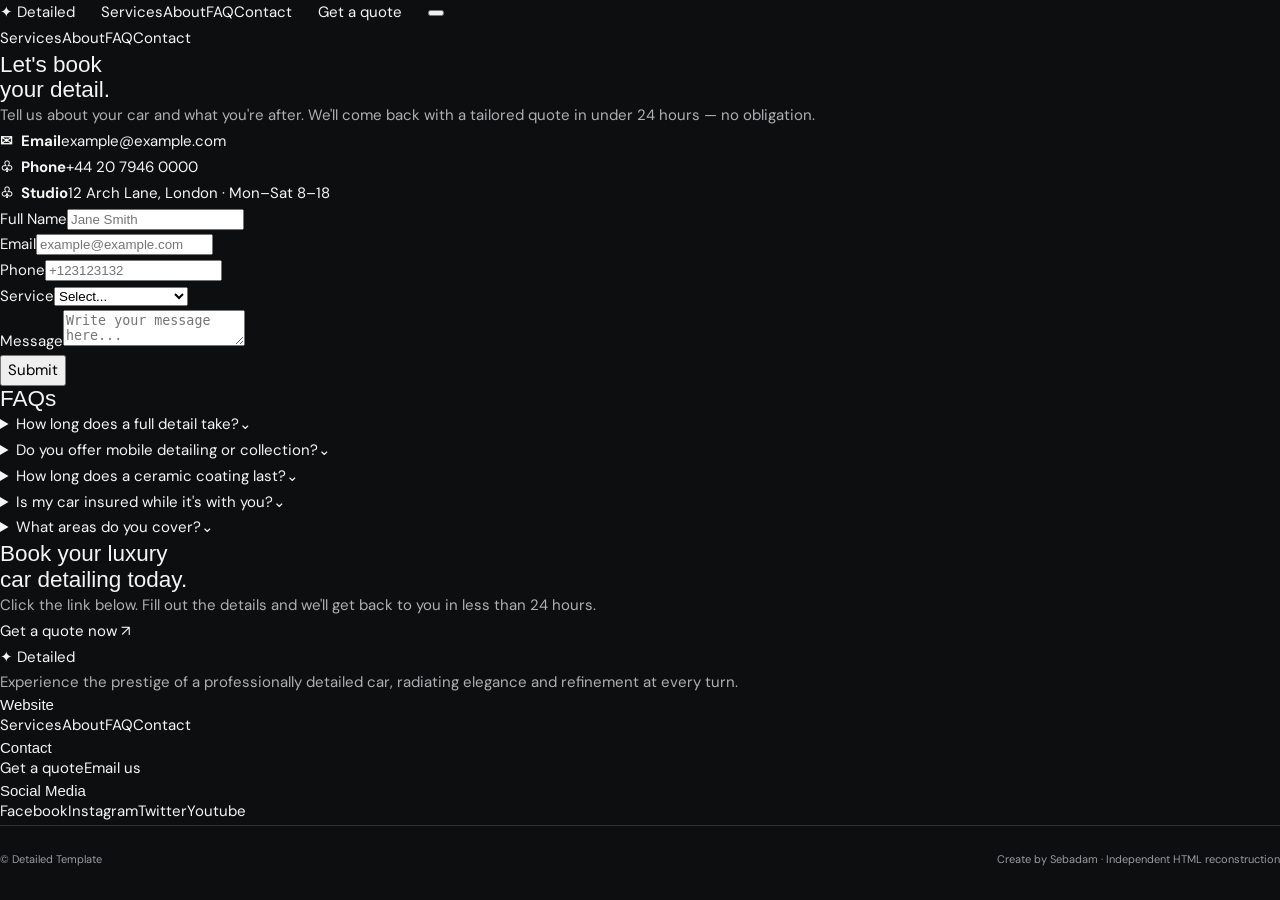
<file: quote.html>
<!doctype html><html lang="en"><head><meta charset="UTF-8"><meta name="viewport" content="width=device-width, initial-scale=1"><meta name="theme-color" content="#000000"><title>Contact — Book Your Detail | Detailed</title><link rel="preconnect" href="https://fonts.googleapis.com"><link rel="preconnect" href="https://fonts.gstatic.com" crossorigin><link href="https://fonts.googleapis.com/css2?family=DM+Sans:wght@400;500;600;700&family=Manrope:wght@400;500;600;700;800&display=swap" rel="stylesheet"><link rel="stylesheet" href="style.css?v=scroll-animations-1"></head><body data-contact-email="example@example.com"><header class="header"><div class="header-inner"><a class="logo" href="index.html"><span class="logo-star">✦</span> Detailed</a><nav class="desktop-nav"><a href="index.html#services">Services</a><a href="index.html#about">About</a><a href="#faq">FAQ</a><a href="index.html#contact">Contact</a></nav><a href="quote.html" class="nav-quote">Get a quote</a><button class="mobile-menu" id="menuToggle" aria-label="Open menu" aria-expanded="false"><span></span><span></span></button></div><nav id="mobileNav" class="mobile-nav"><a href="index.html#services">Services</a><a href="index.html#about">About</a><a href="#faq">FAQ</a><a href="index.html#contact">Contact</a></nav></header><main><section class="section-wrap quote-page"><div class="quote-intro"><h1>Let's book<br>your detail.</h1><p>Tell us about your car and what you're after. We'll come back with a tailored quote in under 24 hours — no obligation.</p><div class="quote-contact"><div class="quote-contact-row"><strong>✉ &nbsp;Email</strong><a href="mailto:example@example.com">example@example.com</a></div><div class="quote-contact-row"><strong>♧ &nbsp;Phone</strong><a href="tel:+442079460000">+44 20 7946 0000</a></div><div class="quote-contact-row"><strong>♧ &nbsp;Studio</strong><span>12 Arch Lane, London · Mon–Sat 8–18</span></div></div></div><form class="quote-form" id="quoteForm"><div><label class="form-label" for="name">Full Name</label><input id="name" name="name" placeholder="Jane Smith" required></div><div class="form-row"><div><label class="form-label" for="email">Email</label><input id="email" name="email" type="email" placeholder="example@example.com" required></div><div><label class="form-label" for="phone">Phone</label><input id="phone" name="phone" type="tel" placeholder="+123123132"></div></div><div><label class="form-label" for="service">Service</label><select id="service" name="service" required><option value="" disabled selected>Select...</option><option>Entry level detail</option><option>Maintenance detail</option><option>Full detail</option><option>Ceramic coating</option><option>Other</option></select></div><div><label class="form-label" for="message">Message</label><textarea id="message" name="message" placeholder="Write your message here..."></textarea></div><button class="form-submit" type="submit">Submit</button><p class="form-feedback" id="formFeedback" aria-live="polite"></p></form></section><section class="faq section-wrap" id="faq"><h2>FAQs</h2><div class="faq-items"><details><summary>How long does a full detail take?<span>⌄</span></summary><p>Most full details take around one to two days, depending on the condition of your vehicle.</p></details><details><summary>Do you offer mobile detailing or collection?<span>⌄</span></summary><p>We can discuss collection and mobile options when preparing your quote.</p></details><details><summary>How long does a ceramic coating last?<span>⌄</span></summary><p>Longevity depends on the coating and maintenance.</p></details><details><summary>Is my car insured while it's with you?<span>⌄</span></summary><p>Contact us for details about insurance and coverage.</p></details><details><summary>What areas do you cover?<span>⌄</span></summary><p>Send us your location when requesting a quote.</p></details></div></section><section class="contact-banner section-wrap"><div class="banner-image"><div class="banner-copy"><h2>Book your luxury<br>car detailing today.</h2><p>Click the link below. Fill out the details and we'll get back to you in less than 24 hours.</p><a href="quote.html" class="mini-link">Get a quote now ↗</a></div></div></section></main><footer class="footer section-wrap"><div class="footer-grid"><div class="footer-brand"><a class="logo" href="index.html"><span class="logo-star">✦</span> Detailed</a><p>Experience the prestige of a professionally detailed car, radiating elegance and refinement at every turn.</p></div><div><h4>Website</h4><a href="index.html#services">Services</a><a href="index.html#about">About</a><a href="index.html#faq">FAQ</a><a href="index.html#contact">Contact</a></div><div><h4>Contact</h4><a href="quote.html">Get a quote</a><a href="mailto:example@example.com">Email us</a></div><div><h4>Social Media</h4><a href="https://facebook.com">Facebook</a><a href="https://instagram.com">Instagram</a><a href="https://x.com">Twitter</a><a href="https://youtube.com">Youtube</a></div></div><div class="footer-bottom"><span>© Detailed Template</span><span>Create by <a href="https://sebadam.supply/">Sebadam</a> · Independent HTML reconstruction</span></div></footer><script src="script.js?v=scroll-animations-1"></script></body></html>
</file>
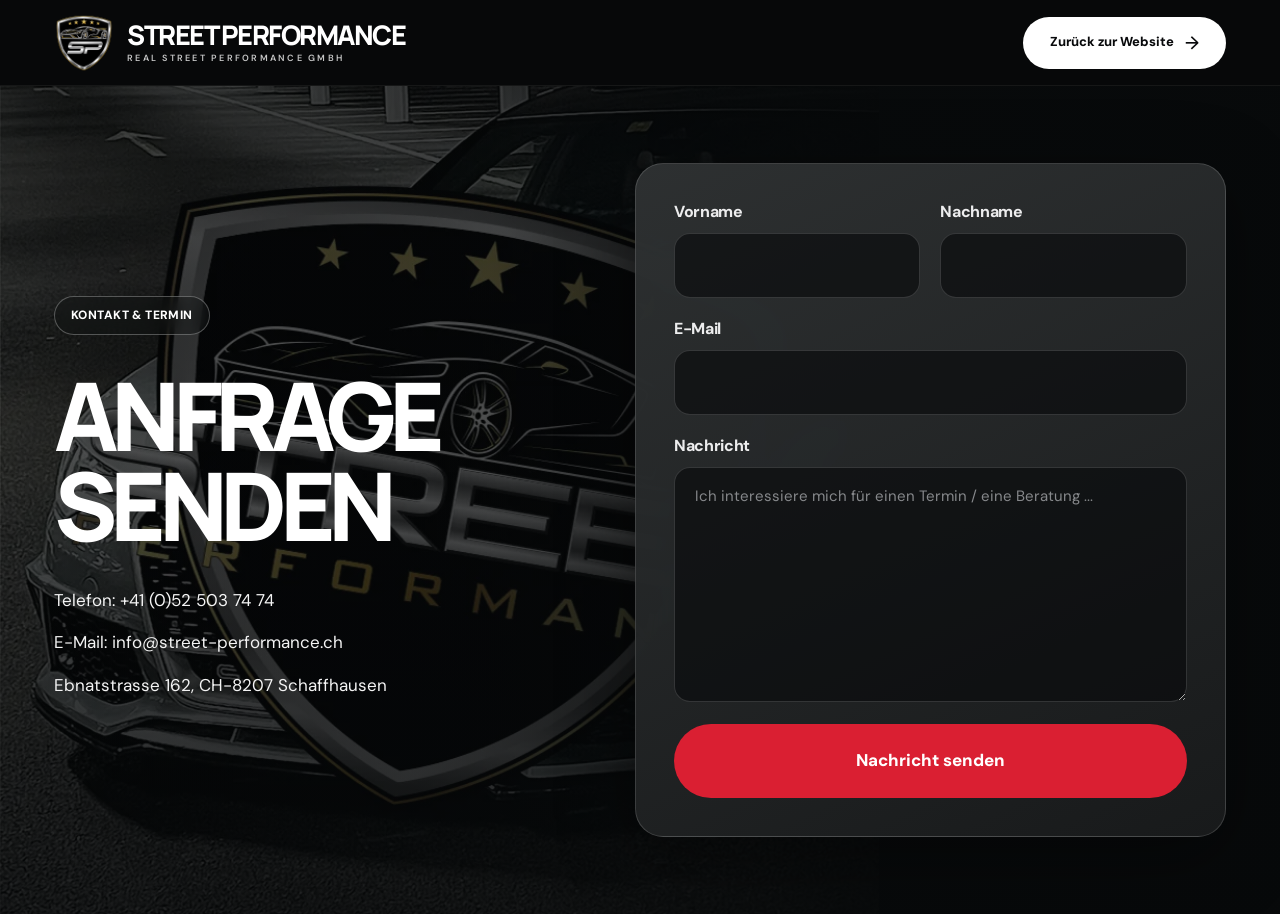
<file: termin.html>
<!doctype html>
<html lang="de-CH">
<head>
  <meta charset="utf-8">
  <meta name="viewport" content="width=device-width, initial-scale=1">
  <meta name="theme-color" content="#111314">
  <meta name="description" content="Termin und Anfrage bei Street Performance: Service, Tuning, ECU und Leistungsprüfstand in Schaffhausen.">
  <title>Termin vereinbaren | Street Performance</title>
  <link rel="icon" href="assets/sp-shield-hd.png" type="image/png">
  <link rel="preconnect" href="https://fonts.googleapis.com">
  <link rel="preconnect" href="https://fonts.gstatic.com" crossorigin>
  <link href="https://fonts.googleapis.com/css2?family=DM+Sans:wght@400;500;600;700;800&family=Manrope:wght@500;600;700;800&display=swap" rel="stylesheet">
  <style>
    :root {
      --white: #fafafa;
      --muted: #c5c6c6;
      --border: rgba(255,255,255,.13);
      --red: #da1f32;
      --ease: cubic-bezier(.22,1,.36,1);
      font-family: "DM Sans", Arial, sans-serif;
      color-scheme: dark;
    }
    *,*::before,*::after{box-sizing:border-box}
    html{min-height:100%;scroll-behavior:smooth}
    body{min-height:100vh;margin:0;background:#0c1010;color:var(--white);font:400 16px/1.55 "DM Sans",Arial,sans-serif;-webkit-font-smoothing:antialiased}
    a{color:inherit;text-decoration:none}
    button,input,textarea{font:inherit}
    button{cursor:pointer}
    a:focus-visible,button:focus-visible,input:focus-visible,textarea:focus-visible{outline:2px solid #fff;outline-offset:3px}
    ::selection{background:#e53246;color:#fff}
    .topbar{height:86px;background:rgba(7,8,9,.95);border-bottom:1px solid rgba(255,255,255,.06)}
    .top-inner{height:100%;width:min(1690px,calc(100% - 108px));margin:auto;display:flex;align-items:center;justify-content:space-between;gap:24px}
    .brand{display:inline-flex;align-items:center;gap:13px;min-width:0}
    .brand img{display:block;width:60px;height:67px;object-fit:contain}
    .brand .brand-image{display:block;flex:0 0 60px;width:60px;height:67px;background:url("assets/sp-shield-hd.png") center/contain no-repeat}
    .brand-name{display:flex;flex-direction:column;gap:0;color:#fff;line-height:1}
    .brand-name strong{font:800 27px/1.1 "Manrope",Arial,sans-serif;letter-spacing:-.055em}
    .brand-name small{font:600 9px/1.6 "DM Sans",Arial,sans-serif;letter-spacing:.25em;color:#c6c6c6;margin-top:1px}
    .back-link{display:inline-flex;align-items:center;justify-content:center;gap:11px;background:#fff;color:#08090b;border-radius:100px;min-height:52px;padding:0 27px;font-weight:800;font-size:13px;white-space:nowrap;transition:transform .35s var(--ease),background .3s ease}
    .back-link:hover{background:#eeeeef;transform:translateY(-2px)}
    .back-link span{font-size:18px;line-height:1;font-weight:500}
    .appointment-page{
      min-height:calc(100vh - 86px);
      position:relative;
      isolation:isolate;
      display:flex;
      align-items:center;
      overflow:hidden;
      padding:clamp(54px,6vw,94px) 0;
      background:#111719;
    }
    .appointment-page::before{
      content:"";position:absolute;inset:0;z-index:-3;
      background-image:url("assets/termin-street-performance.webp");
      background-repeat:no-repeat;
      background-size:auto 100%;
      background-position:left center;
      filter:brightness(.68) saturate(.82);
    }
    .appointment-page::after{
      content:"";position:absolute;inset:0;z-index:-2;
      background:linear-gradient(90deg,rgba(5,7,8,.52) 0%,rgba(6,8,9,.55) 38%,rgba(7,9,10,.90) 66%,rgba(7,9,10,.97) 100%),
                 linear-gradient(180deg,rgba(5,7,8,.30) 0%,rgba(5,7,8,.05) 40%,rgba(5,7,8,.65) 100%);
    }
    .appointment-layout{
      width:min(1700px,calc(100% - 108px));
      margin:auto;
      display:grid;
      grid-template-columns:minmax(0,.92fr) minmax(0,1.08fr);
      gap:clamp(50px,6vw,124px);
      align-items:center;
    }
    .left-content{padding:15px 0 18px}
    .eyebrow{
      display:inline-flex;align-items:center;gap:12px;
      font-size:12px;font-weight:800;letter-spacing:.035em;
      border:1px solid rgba(255,255,255,.28);
      border-radius:100px;padding:9px 16px;color:#fff;
      background:rgba(13,16,17,.26);
      backdrop-filter:blur(9px);
      -webkit-backdrop-filter:blur(9px);
      margin-bottom:35px;
    }
    .left-content h1{
      font:800 clamp(66px,7.4vw,133px)/.95 "Manrope",Arial,sans-serif;
      letter-spacing:-.08em;
      text-transform:uppercase;
      color:#fff;
      margin:0 0 36px;
      text-wrap:balance;
    }
    .left-content h1 span{display:block}
    .contact-details{display:grid;gap:13px;font-size:17px;line-height:1.75;color:#f4f4f4}
    .contact-details a{transition:color .25s ease}
    .contact-details a:hover{color:#fff;text-decoration:underline;text-underline-offset:4px}
    .contact-details .address{font-style:normal}
    .contact-details .address span{white-space:nowrap}
    .contact-details strong{font-weight:600}
    .form-panel{
      background:linear-gradient(155deg,rgba(48,51,52,.94),rgba(25,27,28,.96));
      border:1px solid rgba(255,255,255,.15);
      border-radius:28px;
      padding:clamp(28px,3vw,52px);
      box-shadow:0 18px 75px rgba(0,0,0,.39);
      -webkit-backdrop-filter:blur(19px);
      backdrop-filter:blur(19px);
    }
    .contact-form{display:grid;gap:21px}
    .form-grid{display:grid;grid-template-columns:1fr 1fr;gap:20px}
    .field{min-width:0;display:flex;flex-direction:column;gap:10px}
    .field label{font-weight:750;font-size:16px;line-height:1.3;color:#ededee;letter-spacing:-.02em}
    .field input,.field textarea{
      border:1px solid rgba(255,255,255,.15);
      background:rgba(8,10,11,.64);
      color:#fff;
      width:100%;
      border-radius:16px;
      padding:17px 20px;
      font-size:15px;
      line-height:1.5;
      outline:none;
      transition:border-color .25s ease,box-shadow .25s ease,background .25s ease;
    }
    .field input{min-height:65px}
    .field textarea{min-height:235px;resize:vertical}
    .field input:focus,.field textarea:focus{
      border-color:rgba(255,255,255,.64);
      box-shadow:0 0 0 3px rgba(255,255,255,.065);
      background:rgba(8,10,11,.8);
    }
    .field textarea::placeholder{color:#86888b}
    .field input::placeholder{color:#929494}

    /* Goldene Serviceauswahl im Terminkontaktformular */
    .service-picker[hidden]{display:none!important}
    .service-picker{border:0;padding:0;margin:0;min-width:0}
    .service-picker legend{padding:0;margin:0 0 7px;font-size:16px;font-weight:750;line-height:1.4;color:#ededee}
    .service-picker-hint{color:#b9bcbe;font-size:12px;line-height:1.6;margin:0 0 13px}
    .service-picker-options{display:grid;grid-template-columns:repeat(3,minmax(0,1fr));gap:10px}
    .service-option{position:relative;display:block;min-width:0;cursor:pointer}
    .service-option input{position:absolute;opacity:0;width:1px;height:1px}
    .service-option-body{
      position:relative;display:flex;flex-direction:column;justify-content:center;
      align-items:flex-start;gap:10px;min-height:120px;height:100%;padding:14px 12px;
      border:1px solid rgba(200,168,110,.25);border-radius:14px;
      color:#f4f4f4;background:rgba(11,14,15,.54);
      transition:border-color .25s ease,background .25s ease,box-shadow .25s ease
    }
    .service-option-icon{display:grid;place-items:center;width:34px;height:34px;color:#d1b47d}
    .service-option-icon svg{display:block;width:100%;height:100%;overflow:visible}
    .service-option-label{color:#f3f3f3;font-size:12px;font-weight:750;line-height:1.4;padding-right:10px}
    .service-option-check{
      position:absolute;top:10px;right:10px;display:grid;place-items:center;
      width:19px;height:19px;border-radius:50%;background:rgba(200,168,110,.12);
      color:#d1b47d;opacity:.38;font-size:12px;font-weight:800
    }
    .service-option:hover .service-option-body{border-color:rgba(200,168,110,.6);background:rgba(33,30,23,.64)}
    .service-option input:checked+.service-option-body{
      background:linear-gradient(135deg,rgba(200,168,110,.20),rgba(22,22,21,.85));
      border-color:#c8a86e;box-shadow:inset 0 1px 0 rgba(255,255,255,.07)
    }
    .service-option input:checked+.service-option-body .service-option-check{opacity:1;color:#151514;background:#c8a86e}
    .service-option input:focus-visible+.service-option-body{outline:2px solid #e8cc90;outline-offset:3px}
    @media(max-width:1050px){
      .service-picker-options{grid-template-columns:1fr}
      .service-option-body{min-height:58px;flex-direction:row;align-items:center;justify-content:flex-start;gap:14px;padding:10px 13px}
      .service-option-icon{flex:0 0 31px;width:31px;height:31px}
      .service-option-label{font-size:13px}
      .service-option-check{position:static;margin-left:auto}
    }
    @media(max-width:760px){
      .service-picker legend{font-size:14px}
      .service-picker-options{grid-template-columns:repeat(3,minmax(0,1fr))}
      .service-option-body{min-height:108px;flex-direction:column;align-items:flex-start;justify-content:center;gap:8px;padding:12px 10px}
      .service-option-icon{flex:0 0 31px;width:31px;height:31px}
      .service-option-label{font-size:11px}
      .service-option-check{position:absolute;top:9px;right:9px;margin:0}
    }
    @media(max-width:480px){
      .service-picker-options{grid-template-columns:1fr}
      .service-option-body{min-height:58px;flex-direction:row;align-items:center;justify-content:flex-start;gap:13px;padding:9px 13px}
      .service-option-label{font-size:13px}
      .service-option-check{position:static;margin-left:auto}
    }
    @media(prefers-reduced-motion:reduce){.service-option-body{transition:none}}
    .send-button{
      border:0;background:var(--red);color:white;
      min-height:74px;border-radius:100px;
      font-weight:800;font-size:17px;
      transition:background .28s ease,transform .3s var(--ease),box-shadow .3s ease;
      margin-top:1px;
    }
    .send-button:hover{
      background:#ef293d;transform:translateY(-2px);
      box-shadow:0 10px 30px rgba(218,31,50,.2);
    }
    .form-notice{margin:-8px 2px 0;color:#c4c6c7;font-size:11px;line-height:1.65}
    .form-feedback{font-size:14px;line-height:1.65;min-height:0;margin:0}
    .form-feedback:empty{display:none}
    .form-feedback.form-success,
    .form-feedback.form-error {
      display:block;
      border-radius:13px;
      padding:16px 19px;
      font-weight:650;
      margin-top:4px;
      animation:form-message-show .45s cubic-bezier(.22,1,.36,1) both;
    }
    .form-feedback.form-success {
      color:#caffd7;
      background:rgba(38,126,67,.25);
      border:1px solid rgba(87,218,125,.55);
      box-shadow:0 8px 30px rgba(18,72,37,.08);
    }
    .form-feedback.form-success::before {
      content:"✓";
      display:inline-grid;
      place-items:center;
      width:23px;height:23px;
      border-radius:50%;
      margin-right:10px;
      background:#5ddd87;
      color:#11371f;
      font-weight:900;
      line-height:1;
      vertical-align:middle;
    }
    .form-feedback.form-error {
      color:#ffd0d0;
      background:rgba(139,36,36,.21);
      border:1px solid rgba(238,99,99,.47);
    }
    .send-button:disabled{opacity:.65;cursor:wait;transform:none;box-shadow:none}
    @keyframes form-message-show {
      from{opacity:0;transform:translateY(10px)}
      to{opacity:1;transform:translateY(0)}
    }
    @media(prefers-reduced-motion:reduce){.form-feedback.form-success,.form-feedback.form-error{animation:none}}
    .photo-credit{
      position:absolute;right:16px;bottom:9px;
      color:rgba(255,255,255,.5);font-size:9px;
      text-shadow:0 1px 3px black;
    }
    .photo-credit a{text-decoration:underline;text-underline-offset:2px}
    @media(max-width:1050px){
      .top-inner,.appointment-layout{width:calc(100% - 64px)}
      .appointment-layout{gap:42px;grid-template-columns:minmax(0,.85fr) minmax(0,1.15fr)}
      .left-content h1{font-size:clamp(54px,7.2vw,87px)}
      .form-panel{padding:30px}
      .field textarea{min-height:200px}
    }
    @media(max-width:760px){
      .appointment-page::before {
        background-size:auto 65%;
        background-position:center 5%;
        filter:brightness(.55) saturate(.78);
      }
      .appointment-page::after {
        background:linear-gradient(180deg,rgba(5,7,8,.63),rgba(5,7,8,.78) 42%,rgba(5,7,8,.96) 100%);
      }
      .topbar{height:74px}
      .top-inner,.appointment-layout{width:calc(100% - 36px)}
      .brand{gap:7px}
      .brand img{width:48px;height:57px}
      .brand-name strong{font-size:20px}
      .brand-name small{font-size:7px;letter-spacing:.16em}
      .back-link{min-height:42px;padding:0 14px;font-size:11px;gap:5px}
      .back-link span{font-size:16px}
      .appointment-page{padding:54px 0 65px;min-height:calc(100vh - 74px)}
      .appointment-layout{grid-template-columns:1fr;gap:32px}
      .left-content{padding:0}
      .left-content h1{font-size:clamp(59px,13vw,93px);margin-bottom:27px}
      .eyebrow{font-size:10px;margin-bottom:23px}
      .contact-details{font-size:14px;gap:7px}
      .form-panel{border-radius:23px;padding:25px 21px}
      .field label{font-size:14px}
      .field input{min-height:55px}
      .field textarea{min-height:180px}
      .send-button{min-height:61px;font-size:15px}
      .photo-credit{position:relative;display:block;text-align:center;margin-top:26px;padding:0 12px;right:auto;bottom:auto}
    }
    @media(max-width:480px){
      .brand-name small{display:none}
      .brand-name strong{font-size:17px}
      .form-grid{grid-template-columns:1fr;gap:20px}
      .contact-form{gap:20px}
      .field input{min-height:53px}
      .back-link{font-size:10px;padding:0 12px}
      .left-content h1{font-size:clamp(51px,12.7vw,68px)}
      .form-panel{padding:22px 17px}
    }
    @media(prefers-reduced-motion:reduce){
      html{scroll-behavior:auto}
      .back-link,.field input,.field textarea,.send-button{transition:none}
    }


    /* Smartphone-Feinschliff: Eingaben, Formular und Kopfzeile auf 320-760px */
    @media (max-width:760px) {
      html,body { min-width:0; max-width:100%; }
      .top-inner,.appointment-layout { width:calc(100% - 32px); max-width:100%; }
      .top-inner { gap:10px; }
      .brand { min-width:0; }
      .brand-name { min-width:0; }
      .appointment-layout { min-width:0; }
      .left-content,.form-panel,.contact-form,.form-grid,.field { min-width:0; }
      .left-content h1 { overflow-wrap:break-word; }
      .contact-details,.contact-details a { overflow-wrap:anywhere; }
      .contact-details .address span { white-space:normal; }
      .form-grid { grid-template-columns:repeat(2,minmax(0,1fr)); }
      .field input,.field textarea { width:100%; max-width:100%; font-size:16px; }
      .send-button { min-height:52px; touch-action:manipulation; }
      .service-picker-options { min-width:0; }
    }
    @media (max-width:520px) {
      .top-inner,.appointment-layout { width:calc(100% - 28px); }
      .appointment-page { padding:38px 0 50px; }
      .appointment-layout { gap:25px; }
      .left-content h1 { font-size:clamp(39px,11.5vw,59px); letter-spacing:-.065em; margin-bottom:22px; }
      .brand .brand-image { flex-basis:44px; width:44px; height:52px; }
      .brand-name strong { font-size:clamp(14px,4.6vw,19px); }
      .back-link { min-height:44px; padding:0 12px; }
      .form-panel { width:100%; padding:20px 15px; border-radius:18px; }
      .form-grid { grid-template-columns:minmax(0,1fr); gap:17px; }
      .field input,.field textarea { padding:14px 15px; border-radius:12px; }
      .contact-form { gap:17px; }
      .service-picker-options { grid-template-columns:minmax(0,1fr); }
    }
    @media (max-width:360px) {
      .top-inner,.appointment-layout { width:calc(100% - 24px); }
      .brand-name strong { font-size:14px; }
      .back-link { font-size:10px; padding:0 10px; }
      .left-content h1 { font-size:38px; }
      .form-panel { padding:18px 12px; }
    }

  </style>
</head>
<body>
  <header class="topbar">
    <div class="top-inner">
      <a class="brand" href="index.html" aria-label="Zur Street Performance Startseite">
        <span class="brand-image" aria-hidden="true"></span>
        <span class="brand-name"><strong>STREET PERFORMANCE</strong><small>REAL STREET PERFORMANCE GMBH</small></span>
      </a>
      <a class="back-link" href="index.html">Zurück zur Website <span aria-hidden="true">→</span></a>
    </div>
  </header>

  <main class="appointment-page">
    <div class="appointment-layout">
      <section class="left-content" aria-labelledby="anfrage-title">
        <div class="eyebrow">KONTAKT &amp; TERMIN</div>
        <h1 id="anfrage-title"><span>ANFRAGE</span><span>SENDEN</span></h1>
        <div class="contact-details">
          <div>Telefon: <a href="tel:+41525037474">+41 (0)52 503 74 74</a></div>
          <div>E-Mail: <a href="mailto:info@street-performance.ch">info@street-performance.ch</a></div>
          <address class="address">Ebnatstrasse 162, CH-8207 Schaffhausen</address>
        </div>
      </section>

      <section class="form-panel" aria-label="Terminanfrage senden">
        <form id="appointmentForm" class="contact-form" action="https://formsubmit.co/ahmed.bektovic@icloud.com" method="POST">
          <input type="hidden" name="_subject" value="Neue Terminanfrage – Street Performance">
          <input type="hidden" name="_template" value="table">
          <input type="text" name="_honey" tabindex="-1" autocomplete="off" aria-hidden="true" style="display:none">
          <div class="form-grid">
            <div class="field">
              <label for="firstName">Vorname</label>
              <input type="text" id="firstName" name="firstName" autocomplete="given-name" required maxlength="80">
            </div>
            <div class="field">
              <label for="lastName">Nachname</label>
              <input type="text" id="lastName" name="lastName" autocomplete="family-name" required maxlength="80">
            </div>
          </div>
          <div class="field">
            <label for="email">E-Mail</label>
            <input type="email" id="email" name="email" autocomplete="email" required maxlength="200">
          </div>
          <fieldset class="service-picker" id="serviceSelection" data-inquiry="service" hidden>
            <legend>Welche Serviceleistung benötigst du?</legend>
            <p class="service-picker-hint">Du kannst auch mehrere Leistungen auswählen. Sie werden automatisch in deine Nachricht übernommen.</p>
            <div class="service-picker-options">
              <label class="service-option"><input type="checkbox" value="motor" data-label="Motor &amp; Ölservice"><span class="service-option-body"><span class="service-option-icon" aria-hidden="true"><svg viewBox="0 0 64 64" focusable="false" aria-hidden="true" fill="none" stroke="currentColor" stroke-width="2.3" stroke-linecap="round" stroke-linejoin="round">
  <path d="M22 9h20v7H22zM25 5v4m7-4v4m7-4v4M21 16l-7 7-6-3-5 10 9 7 5-3 7 19h17l7-19 5 3 8-9-7-8-7 4-6-8"/>
  <path d="M17 34l6-8 16-2 9 10M23 51l-3-15 5-10m17 25 2-14-5-13"/>
  <circle cx="25" cy="33" r="6"/><circle cx="39" cy="35" r="9"/><circle cx="25" cy="46" r="4"/>
  <path d="M28 29l4-2 4 2m-8 8 2 3h3m5-12 1 7-4 6-7 5"/>
</svg></span><span class="service-option-label">Motor &amp; Ölservice</span><span class="service-option-check" aria-hidden="true">✓</span></span></label>
              <label class="service-option"><input type="checkbox" value="bremsen" data-label="Bremsen"><span class="service-option-body"><span class="service-option-icon" aria-hidden="true"><svg viewBox="0 0 64 64" focusable="false" aria-hidden="true" fill="none" stroke="currentColor" stroke-width="2.4" stroke-linecap="round" stroke-linejoin="round">
  <circle cx="29" cy="32" r="23"/><circle cx="29" cy="32" r="14"/><circle cx="29" cy="32" r="5"/>
  <circle cx="29" cy="22" r="2.1"/><circle cx="39" cy="32" r="2.1"/><circle cx="29" cy="42" r="2.1"/><circle cx="19" cy="32" r="2.1"/>
  <path d="M47 15a23 23 0 0 1 6 28l-7-7 1-11z" fill="currentColor" stroke="none"/>
  <path d="M14 14a25 25 0 0 1 27-3m9 36a25 25 0 0 1-35 5"/>
</svg></span><span class="service-option-label">Bremsen</span><span class="service-option-check" aria-hidden="true">✓</span></span></label>
              <label class="service-option"><input type="checkbox" value="fahrwerk" data-label="Fahrwerk"><span class="service-option-body"><span class="service-option-icon" aria-hidden="true"><svg viewBox="0 0 64 64" focusable="false" aria-hidden="true" fill="none" stroke="currentColor" stroke-width="2.3" stroke-linecap="round" stroke-linejoin="round">
  <path d="M10 7h16M12 12h12M18 12v8M10 20l16 3-16 4 16 4-16 4 16 4-16 4 16 4-16 3M18 50v7M8 57h20"/>
  <path d="M32 15h22v42H32zM37 15v42m6-42v42m5-42v42"/>
  <path d="M33 19l4-2m-4 10 4-2m-4 10 4-2m-4 10 4-2m-4 10 4-2M43 20l5 3m-5 5 5 3m-5 5 5 3m-5 5 5 3m-5 5 5 3"/>
</svg></span><span class="service-option-label">Fahrwerk</span><span class="service-option-check" aria-hidden="true">✓</span></span></label>
            </div>
            <input type="hidden" name="serviceLeistungen" id="serviceLeistungen" disabled>
          </fieldset>
          <fieldset class="service-picker" id="tuningSelection" data-inquiry="tuning" hidden>
            <legend>Welche Tuning-Leistungen interessieren dich?</legend>
            <p class="service-picker-hint">Du kannst auch mehrere Leistungen auswählen. Sie werden automatisch in deine Nachricht übernommen.</p>
            <div class="service-picker-options">
              <label class="service-option">
                <input type="checkbox" value="motorentechnik" data-label="Motorentechnik">
                <span class="service-option-body">
                  <span class="service-option-icon" aria-hidden="true"><svg viewBox="0 0 64 64" focusable="false" fill="none" stroke="currentColor" stroke-width="2.5" stroke-linecap="round" stroke-linejoin="round"><path d="M14 24h8l5-7h17l5 7h5v20h-7l-4 5H21l-5-5h-4V29l2-5Z"/><path d="M26 17v-6m14 6v-6M9 33H5m49 0h5M23 30h17m-17 8h11"/><circle cx="43" cy="35" r="5"/></svg></span>
                  <span class="service-option-label">Motorentechnik</span>
                  <span class="service-option-check" aria-hidden="true">✓</span>
                </span>
              </label>
              <label class="service-option">
                <input type="checkbox" value="abgasanlagen" data-label="Abgasanlagen">
                <span class="service-option-body">
                  <span class="service-option-icon" aria-hidden="true"><svg viewBox="0 0 64 64" focusable="false" fill="none" stroke="currentColor" stroke-width="2.5" stroke-linecap="round" stroke-linejoin="round"><path d="M7 23h18a9 9 0 0 1 9 9v4h10"/><rect x="44" y="29" width="14" height="15" rx="2"/><path d="M7 18v10m5-10v10M7 44c5-6 10 6 15 0s10 6 15 0"/><path d="M47 35h7"/></svg></span>
                  <span class="service-option-label">Abgasanlagen</span>
                  <span class="service-option-check" aria-hidden="true">✓</span>
                </span>
              </label>
              <label class="service-option">
                <input type="checkbox" value="getriebe" data-label="Getriebe">
                <span class="service-option-body">
                  <span class="service-option-icon" aria-hidden="true"><svg viewBox="0 0 64 64" focusable="false" fill="none" stroke="currentColor" stroke-width="2.5" stroke-linecap="round" stroke-linejoin="round"><path d="M22 18 28 9h11l6 9 10 6v16l-10 6-6 9H28l-6-9-11-6V24l11-6Z"/><circle cx="33" cy="32" r="12"/><circle cx="33" cy="32" r="4"/><path d="M33 20v8m0 8v8m-12-12h8m8 0h8"/></svg></span>
                  <span class="service-option-label">Getriebe</span>
                  <span class="service-option-check" aria-hidden="true">✓</span>
                </span>
              </label>
            </div>
            <input type="hidden" name="tuningLeistungen" disabled>
          </fieldset>
          <fieldset class="service-picker" id="ecuSelection" data-inquiry="ecu" hidden>
            <legend>Welche ECU-Themen interessieren dich?</legend>
            <p class="service-picker-hint">Du kannst auch mehrere Leistungen auswählen. Sie werden automatisch in deine Nachricht übernommen.</p>
            <div class="service-picker-options">
              <label class="service-option">
                <input type="checkbox" value="software" data-label="Software &amp; Kennfelder">
                <span class="service-option-body">
                  <span class="service-option-icon" aria-hidden="true"><svg viewBox="0 0 64 64" focusable="false" fill="none" stroke="currentColor" stroke-width="2.5" stroke-linecap="round" stroke-linejoin="round"><rect x="18" y="18" width="28" height="28" rx="4"/><rect x="26" y="26" width="12" height="12" rx="2"/><path d="M24 9v9m9-9v9m9-9v9M24 46v9m9-9v9m9-9v9M9 24h9m-9 9h9m-9 9h9m28-18h9m-9 9h9m-9 9h9"/></svg></span>
                  <span class="service-option-label">Software &amp; Kennfelder</span>
                  <span class="service-option-check" aria-hidden="true">✓</span>
                </span>
              </label>
              <label class="service-option">
                <input type="checkbox" value="ansprechverhalten" data-label="Ansprechverhalten">
                <span class="service-option-body">
                  <span class="service-option-icon" aria-hidden="true"><svg viewBox="0 0 64 64" focusable="false" fill="none" stroke="currentColor" stroke-width="2.5" stroke-linecap="round" stroke-linejoin="round"><path d="M13 43a23 23 0 1 1 40 0"/><path d="M20 38l6-5m5-9v-5m13 19-6-5"/><path d="m32 41 11-14"/><circle cx="32" cy="42" r="4"/><path d="M19 50h26"/></svg></span>
                  <span class="service-option-label">Ansprechverhalten</span>
                  <span class="service-option-check" aria-hidden="true">✓</span>
                </span>
              </label>
              <label class="service-option">
                <input type="checkbox" value="abstimmung" data-label="Individuelle Abstimmung">
                <span class="service-option-body">
                  <span class="service-option-icon" aria-hidden="true"><svg viewBox="0 0 64 64" focusable="false" fill="none" stroke="currentColor" stroke-width="2.5" stroke-linecap="round" stroke-linejoin="round"><path d="M9 17h46M9 32h46M9 47h46"/><circle cx="24" cy="17" r="5" fill="var(--icon-fill,#111315)"/><circle cx="43" cy="32" r="5" fill="var(--icon-fill,#111315)"/><circle cx="30" cy="47" r="5" fill="var(--icon-fill,#111315)"/></svg></span>
                  <span class="service-option-label">Individuelle Abstimmung</span>
                  <span class="service-option-check" aria-hidden="true">✓</span>
                </span>
              </label>
            </div>
            <input type="hidden" name="ecuLeistungen" disabled>
          </fieldset>
          <fieldset class="service-picker" id="dynoSelection" data-inquiry="dyno" hidden>
            <legend>Was möchtest du am Prüfstand machen lassen?</legend>
            <p class="service-picker-hint">Du kannst auch mehrere Leistungen auswählen. Sie werden automatisch in deine Nachricht übernommen.</p>
            <div class="service-picker-options">
              <label class="service-option">
                <input type="checkbox" value="messung" data-label="Leistungsmessung">
                <span class="service-option-body">
                  <span class="service-option-icon" aria-hidden="true"><svg viewBox="0 0 64 64" focusable="false" fill="none" stroke="currentColor" stroke-width="2.5" stroke-linecap="round" stroke-linejoin="round"><path d="M10 45a23 23 0 1 1 44 0H10Z"/><path d="M20 38l-5-3m17-12v-6m13 21 5-3"/><path d="m32 42 11-16"/><circle cx="32" cy="42" r="4"/></svg></span>
                  <span class="service-option-label">Leistungsmessung</span>
                  <span class="service-option-check" aria-hidden="true">✓</span>
                </span>
              </label>
              <label class="service-option">
                <input type="checkbox" value="messwerte" data-label="Messwerte verstehen">
                <span class="service-option-body">
                  <span class="service-option-icon" aria-hidden="true"><svg viewBox="0 0 64 64" focusable="false" fill="none" stroke="currentColor" stroke-width="2.5" stroke-linecap="round" stroke-linejoin="round"><path d="M13 43a23 23 0 1 1 40 0"/><path d="M20 38l6-5m5-9v-5m13 19-6-5"/><path d="m32 41 11-14"/><circle cx="32" cy="42" r="4"/><path d="M19 50h26"/></svg></span>
                  <span class="service-option-label">Messwerte verstehen</span>
                  <span class="service-option-check" aria-hidden="true">✓</span>
                </span>
              </label>
              <label class="service-option">
                <input type="checkbox" value="optimierung" data-label="Optimierung begleiten">
                <span class="service-option-body">
                  <span class="service-option-icon" aria-hidden="true"><svg viewBox="0 0 64 64" focusable="false" fill="none" stroke="currentColor" stroke-width="2.5" stroke-linecap="round" stroke-linejoin="round"><path d="M11 13v39h43M17 43l11-12 8 5 12-17"/><path d="M42 19h6v6"/></svg></span>
                  <span class="service-option-label">Optimierung begleiten</span>
                  <span class="service-option-check" aria-hidden="true">✓</span>
                </span>
              </label>
            </div>
            <input type="hidden" name="dynoLeistungen" disabled>
          </fieldset>
          <fieldset class="service-picker" id="mfkSelection" data-inquiry="mfk" hidden>
            <legend>Wobei benötigst du Unterstützung?</legend>
            <p class="service-picker-hint">Du kannst auch mehrere Leistungen auswählen. Sie werden automatisch in deine Nachricht übernommen.</p>
            <div class="service-picker-options">
              <label class="service-option">
                <input type="checkbox" value="zustand" data-label="Technischer Zustand">
                <span class="service-option-body">
                  <span class="service-option-icon" aria-hidden="true"><svg viewBox="0 0 64 64" focusable="false" fill="none" stroke="currentColor" stroke-width="2.5" stroke-linecap="round" stroke-linejoin="round"><rect x="16" y="12" width="32" height="43" rx="3"/><path d="M25 12v-4h14v4M22 27l5 5 9-11m-14 20h20m-20 6h14"/></svg></span>
                  <span class="service-option-label">Technischer Zustand</span>
                  <span class="service-option-check" aria-hidden="true">✓</span>
                </span>
              </label>
              <label class="service-option">
                <input type="checkbox" value="unterlagen" data-label="Umbauten &amp; Unterlagen">
                <span class="service-option-body">
                  <span class="service-option-icon" aria-hidden="true"><svg viewBox="0 0 64 64" focusable="false" fill="none" stroke="currentColor" stroke-width="2.5" stroke-linecap="round" stroke-linejoin="round"><path d="M17 9h22l9 9v37H17z"/><path d="M39 9v10h9M24 30h16m-16 8h16m-16 8h9"/><circle cx="45" cy="44" r="9" fill="var(--icon-fill,#111315)"/><path d="m41 44 3 3 5-6"/></svg></span>
                  <span class="service-option-label">Umbauten &amp; Unterlagen</span>
                  <span class="service-option-check" aria-hidden="true">✓</span>
                </span>
              </label>
              <label class="service-option">
                <input type="checkbox" value="vorbereitung" data-label="Vorbereitung auf die MFK">
                <span class="service-option-body">
                  <span class="service-option-icon" aria-hidden="true"><svg viewBox="0 0 64 64" focusable="false" fill="none" stroke="currentColor" stroke-width="2.5" stroke-linecap="round" stroke-linejoin="round"><circle cx="32" cy="32" r="23"/><path d="m20 32 8 8 17-19M19 48l-5 7m31-7 5 7"/></svg></span>
                  <span class="service-option-label">Vorbereitung auf die MFK</span>
                  <span class="service-option-check" aria-hidden="true">✓</span>
                </span>
              </label>
            </div>
            <input type="hidden" name="mfkLeistungen" disabled>
          </fieldset>
          <div class="field">
            <label for="message">Nachricht</label>
            <textarea id="message" name="message" placeholder="Ich interessiere mich für einen Termin / eine Beratung ..." required maxlength="5000"></textarea>
          </div>
          <button type="submit" class="send-button">Nachricht senden</button>
          <p id="formFeedback" class="form-feedback" role="status" aria-live="polite" aria-atomic="true"></p>
        </form>
      </section>
    </div>
    
  </main>



  <script>
    (() => {
      "use strict";
      const form = document.getElementById("appointmentForm");
      const feedback = document.getElementById("formFeedback");
      const submitButton = form && form.querySelector('button[type="submit"]');
      if (!form || !feedback || !submitButton) return;

      // Prefill the editable message according to the inquiry button clicked
      // on the main site. A direct visit to termin.html stays empty.
      const inquiryTemplates = {
        service: {
          subject: "Neue Service-Anfrage – Street Performance",
          message: "Guten Tag,\n\nich möchte gerne einen Termin für einen Fahrzeugservice vereinbaren. Bitte kontaktieren Sie mich für die weiteren Details.\n\nFreundliche Grüsse"
        },
        tuning: {
          subject: "Neue Tuning-Anfrage – Street Performance",
          message: "Guten Tag,\n\nich interessiere mich für ein Tuning meines Fahrzeugs und möchte gerne einen Beratungstermin vereinbaren.\n\nFreundliche Grüsse"
        },
        ecu: {
          subject: "Neue ECU-Anfrage – Street Performance",
          message: "Guten Tag,\n\nich interessiere mich für eine ECU-Kennfeldoptimierung und möchte gerne einen Termin für eine Beratung und Abstimmung vereinbaren.\n\nFreundliche Grüsse"
        },
        dyno: {
          subject: "Neue Leistungsmessungs-Anfrage – Street Performance",
          message: "Guten Tag,\n\nich möchte gerne einen Termin für eine Leistungsmessung auf dem Mainline-Prüfstand vereinbaren.\n\nFreundliche Grüsse"
        },
        mfk: {
          subject: "Neue MFK-Anfrage – Street Performance",
          message: "Guten Tag,\n\nich möchte gerne einen Termin zur Vorbereitung beziehungsweise Beratung für die Motorfahrzeugkontrolle (MFK) vereinbaren.\n\nFreundliche Grüsse"
        }
      };
      const requestedInquiry = new URLSearchParams(window.location.search).get("anfrage");
      const selectedTemplate = Object.prototype.hasOwnProperty.call(inquiryTemplates, requestedInquiry)
        ? inquiryTemplates[requestedInquiry]
        : null;
      const messageField = form.elements.namedItem("message");
      const subjectField = form.elements.namedItem("_subject");
      if (selectedTemplate) {
        if (messageField && !messageField.value.trim()) messageField.value = selectedTemplate.message;
        if (subjectField) subjectField.value = selectedTemplate.subject;
      }

      // Zeige passend zum angeklickten Anfrage-Button die auswählbaren Leistungen.
      const pickers = [...form.querySelectorAll(".service-picker[data-inquiry]")];
      const activePicker = selectedTemplate
        ? pickers.find(picker => picker.dataset.inquiry === requestedInquiry)
        : null;
      if (activePicker && messageField) {
        activePicker.hidden = false;
        const boxes = [...activePicker.querySelectorAll('input[type="checkbox"]')];
        const selectedField = activePicker.querySelector('input[type="hidden"]');
        if (selectedField) selectedField.disabled = false;
        let previousBlock = "";

        function updateSelectedLeistungen() {
          const selected = boxes.filter(box => box.checked).map(box => {
            // Der sichtbare Titel ist die verlässlichste Quelle:
            // vermeidet "undefined", auch falls ein data-label fehlt.
            const visibleTitle = box.closest(".service-option")
              ?.querySelector(".service-option-label")?.textContent?.trim();
            return visibleTitle || box.dataset.label?.trim() || box.value;
          });
          if (selectedField) selectedField.value = selected.join(", ");
          const nextBlock = selected.length
            ? "Gewünschte Leistungen:\n" + selected.map(label => "• " + label).join("\n") + "\n\n"
            : "";
          let body = messageField.value;

          // Nur die automatisch erzeugten Auswahlzeilen ersetzen.
          // Frei getippter Nachrichtentext bleibt erhalten.
          if (previousBlock && body.includes(previousBlock)) {
            body = body.replace(previousBlock, "");
          } else {
            body = body.replace(
              /^(Guten Tag,\n\n)Gewünschte Leistungen:\n(?:• [^\n]*\n)+\n?/,
              "$1"
            );
          }

          // Die Auswahl steht bei allen Anfragearten unter "Guten Tag,".
          const greeting = "Guten Tag,\n\n";
          if (body.startsWith(greeting)) {
            messageField.value = greeting + nextBlock + body.slice(greeting.length);
          } else {
            const greetingLine = body.match(/^Guten Tag,\n+/);
            messageField.value = greetingLine
              ? greetingLine[0] + nextBlock + body.slice(greetingLine[0].length)
              : nextBlock + body;
          }
          previousBlock = nextBlock;
          if (subjectField) {
            subjectField.value = selected.length
              ? selectedTemplate.subject + " – " + selected.join(", ")
              : selectedTemplate.subject;
          }
        }

        // Optional: direkte Verlinkung auf eine vorausgewählte Leistung.
        const preselect = new URLSearchParams(window.location.search).get("leistung");
        const first = boxes.find(box => box.value === preselect);
        if (first) first.checked = true;
        boxes.forEach(box => box.addEventListener("change", updateSelectedLeistungen));
        updateSelectedLeistungen();
      }

      form.addEventListener("submit", async (event) => {
        // Stay on the same page instead of navigating to FormSubmit's thank-you page.
        event.preventDefault();
        if (submitButton.disabled) return;
        if (!form.reportValidity()) return;

        const formData = new FormData(form);
        if (formData.get("_honey")) return;

        feedback.textContent = "";
        feedback.className = "form-feedback";
        submitButton.disabled = true;
        submitButton.textContent = "Wird gesendet …";

        try {
          const response = await fetch("https://formsubmit.co/ajax/ahmed.bektovic@icloud.com", {
            method: "POST",
            headers: {
              "Content-Type": "application/json",
              "Accept": "application/json"
            },
            body: JSON.stringify(Object.fromEntries(formData.entries()))
          });
          if (!response.ok) throw new Error("FormSubmit HTTP " + response.status);
          const result = await response.json();
          if (!(result.success === true || result.success === "true")) {
            throw new Error("FormSubmit did not confirm the submission");
          }
          form.reset();
          feedback.textContent = "Vielen Dank! Ihre Nachricht wurde übermittelt. Wir melden uns in kurzer Zeit.";
          feedback.className = "form-feedback form-success";
        } catch (error) {
          feedback.textContent = "Die Nachricht konnte leider nicht gesendet werden. Bitte versuche es erneut oder kontaktiere uns per E-Mail.";
          feedback.className = "form-feedback form-error";
          console.error("Terminanfrage konnte nicht versendet werden:", error);
        } finally {
          submitButton.disabled = false;
          submitButton.textContent = "Nachricht senden";
        }
      });
    })();
  </script>
</body>
</html>
</file>
<file: style.css>
/* Real Street Performance — original-inspired, responsive one-page layout */
:root{--bg:#0c0e10;--bg2:#15171a;--bg3:#1b1e20;--paper:#f3f3f0;--text:#f5f5f4;--muted:#aeb0b2;--accent:#c8a86e;--line:rgba(255,255,255,.14);--ease:cubic-bezier(.22,1,.36,1)}
*{box-sizing:border-box}
html{scroll-behavior:smooth;scroll-padding-top:95px}
body{margin:0;background:var(--bg);color:var(--text);font:400 15px/1.72 "DM Sans",Arial,sans-serif;-webkit-font-smoothing:antialiased;overflow-x:hidden}
h1,h2,h3,h4,p,figure{margin:0}
h1,h2,h3,h4{font-family:"Oswald","Arial Narrow",Arial,sans-serif;font-weight:500;line-height:1.15}
p{color:var(--muted)}
a{text-decoration:none;color:inherit;transition:color .25s}
a:hover{color:var(--accent)}
a:focus-visible,button:focus-visible{outline:2px solid var(--accent);outline-offset:5px}
button{font:inherit;cursor:pointer}
img{display:block;max-width:100%}
.layout{width:min(1180px,calc(100% - 92px));margin-inline:auto}
.skip-link{position:absolute;left:12px;top:-60px;z-index:200;background:#fff;color:#111;padding:8px 16px}
.skip-link:focus{top:12px}
::selection{background:var(--accent);color:#111}

/* Main navigation */
.site-header{height:90px;background:rgba(10,11,12,.97);border-bottom:1px solid var(--line);position:sticky;top:0;z-index:100;backdrop-filter:blur(16px);-webkit-backdrop-filter:blur(16px)}
.header-inner{height:100%;display:flex;align-items:center;gap:26px}
.site-brand{display:flex;align-items:center;min-width:160px;max-width:300px;flex-shrink:0}
.site-brand img{width:auto;max-width:275px;max-height:72px;object-fit:contain}
.brand-fallback{display:none;font:600 25px/1.05 "Oswald",sans-serif;text-transform:uppercase;letter-spacing:.035em}
.brand-fallback b{font-weight:600;color:var(--accent)}
.main-nav{display:flex;align-items:center;gap:clamp(13px,1.8vw,29px);margin-left:auto}
.main-nav a{font-size:12px;font-weight:600;text-transform:uppercase;letter-spacing:.05em;color:#dfdfdf;padding:12px 0;position:relative;white-space:nowrap}
.main-nav a:hover,.main-nav a.active{color:var(--accent)}
.main-nav a:after{content:"";position:absolute;bottom:6px;left:0;width:100%;height:1px;background:var(--accent);transform:scaleX(0);transform-origin:left;transition:transform .35s var(--ease)}
.main-nav a:hover:after,.main-nav a.active:after{transform:scaleX(1)}
.menu-button{display:none;background:transparent;border:1px solid var(--line);width:44px;height:44px;padding:10px;flex-direction:column;gap:5px;align-items:center;justify-content:center}
.menu-button span{display:block;width:20px;height:1px;background:var(--text)}

/* Hero and rotating background photography */
.intro-banner{min-height:clamp(500px,62vw,780px);position:relative;background:#090909;isolation:isolate;overflow:hidden;display:flex;align-items:center}
.slide-track,.intro-shade{position:absolute;inset:0}
.slide-track{z-index:-3}
.hero-slide{position:absolute;inset:0;opacity:0;transition:opacity 1.3s ease-in-out}
.hero-slide.active{opacity:1}
.hero-slide img{width:100%;height:100%;object-fit:cover;object-position:center;filter:brightness(.71) saturate(.83)}
.intro-shade{z-index:-2;background:linear-gradient(90deg,rgba(4,5,6,.83),rgba(4,5,6,.3) 68%,rgba(4,5,6,.22)),linear-gradient(0deg,#090b0ca8,transparent 35%,#0004)}
.intro-content{padding:110px 0 125px;position:relative;z-index:2}
.eyebrow{display:flex;align-items:center;gap:12px;letter-spacing:.19em;font-size:11px;font-weight:700;color:#eee}
.eyebrow-line{display:inline-block;width:29px;height:2px;background:var(--accent)}
.intro-content h1{font-size:clamp(66px,9.2vw,136px);font-weight:600;letter-spacing:-.035em;text-transform:uppercase;line-height:.98;max-width:1000px;margin:29px 0 20px}
.intro-content h1 em{color:var(--accent);font-style:normal}
.intro-content>p{font-size:clamp(14px,1.3vw,17px);color:#e6e6e6;max-width:610px;margin-bottom:32px}
.primary-cta,.outline-cta{display:inline-flex;align-items:center;justify-content:space-between;gap:28px;min-height:50px;padding:0 21px;background:var(--accent);color:#121212;font-size:12px;font-weight:700;letter-spacing:.03em;text-transform:uppercase;transition:background .25s,transform .35s var(--ease),color .25s}
.primary-cta:hover{background:#e2c38a;color:#111;transform:translateY(-3px)}
.primary-cta span,.outline-cta span{font-size:19px}
.outline-cta{border:1px solid var(--line);background:transparent;color:white}
.outline-cta:hover{border-color:var(--accent);color:var(--accent)}
.carousel-bottom{position:absolute;bottom:30px;left:0;right:0;z-index:4;display:flex;align-items:center;justify-content:space-between}
.slide-pagination{display:flex;gap:9px}
.slide-pagination button{border:0;width:26px;height:3px;padding:0;background:#fff6;transition:width .35s,background .35s}
.slide-pagination button.active{width:58px;background:var(--accent)}
.carousel-controls{display:flex;gap:8px}
.carousel-controls button{border:1px solid #fff8;background:#0005;color:white;width:44px;height:44px;font-size:21px;transition:background .2s,border-color .2s}
.carousel-controls button:hover{background:#000c;border-color:var(--accent)}

/* Five shortcuts */
.quick-services{background:#16181a;border-bottom:1px solid var(--line)}
.quick-services-grid{display:grid;grid-template-columns:repeat(5,1fr)}
.quick-services-grid a{min-height:117px;padding:20px 22px;display:flex;flex-direction:column;position:relative;justify-content:center;gap:1px;border-right:1px solid var(--line);transition:background .25s}
.quick-services-grid a:first-child{border-left:1px solid var(--line)}
.quick-services-grid a:hover{background:#202326}
.quick-services-grid a>span{color:var(--accent);font-size:10px;letter-spacing:.15em}
.quick-services-grid strong{font:500 23px/1.3 "Oswald",sans-serif;text-transform:uppercase}
.quick-services-grid i{position:absolute;right:18px;top:42px;font-style:normal;font-size:20px;color:var(--accent);transition:transform .25s}
.quick-services-grid a:hover i{transform:translate(3px,-3px)}

/* Main sections */
.detail-section{padding:125px 0 132px;background:var(--bg)}
.alt-section{background:var(--bg2)}
.section-intro{max-width:820px;margin:0 auto 67px;text-align:center}
.section-index{display:block;color:var(--accent);font-size:10px;font-weight:700;letter-spacing:.2em;text-transform:uppercase;margin-bottom:20px}
.section-intro h2{font-size:clamp(40px,5.2vw,70px);letter-spacing:-.02em;margin-bottom:25px}
.section-intro>p{font-size:15px;line-height:1.95;color:#bdbfc0}
.feature-two-col{display:grid;grid-template-columns:1.03fr .97fr;gap:clamp(44px,7vw,105px);align-items:center}
.feature-two-col.reverse .feature-photo{order:2}
.feature-two-col.reverse .feature-copy{order:1}
.feature-photo{position:relative;aspect-ratio:1.13;overflow:hidden;min-height:400px;background:#252629}
.feature-photo img{width:100%;height:100%;object-fit:cover;filter:contrast(1.04) brightness(.87);transition:transform 1s var(--ease)}
.feature-photo:hover img{transform:scale(1.045)}
.feature-copy{padding:17px 0}
.minor-heading{font-size:10px;font-weight:700;color:var(--accent);letter-spacing:.17em;text-transform:uppercase}
.feature-copy h3{font-size:clamp(37px,4.2vw,58px);margin:18px 0 23px}
.feature-copy>p{font-size:14px;line-height:1.95;margin-bottom:19px}
.features-list{border-top:1px solid var(--line);margin:30px 0 29px}
.features-list>div{display:grid;grid-template-columns:38px 1fr;gap:14px;padding:18px 0;border-bottom:1px solid var(--line)}
.feature-symbol{font-size:11px;font-weight:700;color:var(--accent);padding-top:3px}
.features-list h4{font-size:19px;letter-spacing:.02em;margin-bottom:4px}
.features-list p{font-size:12px;color:#aeb0b2;line-height:1.75}
.text-link{display:inline-flex;align-items:center;gap:15px;font-size:12px;font-weight:700;letter-spacing:.06em;text-transform:uppercase;color:var(--accent);transition:gap .25s}
.text-link:hover{gap:20px}
.text-link span{font-size:20px}
.partner-ribbon{margin-top:90px;border-top:1px solid var(--line);border-bottom:1px solid var(--line);padding:29px 0;display:flex;justify-content:space-between;align-items:center;gap:25px}
.partner-ribbon span,.brands>span{display:block;color:var(--accent);font-size:10px;letter-spacing:.15em;font-weight:700}
.partner-ribbon h3{font-size:31px;margin-top:5px}
.partner-ribbon p{font-size:12px}
.partner-ribbon img{max-width:200px;max-height:75px;width:auto}
.brands{margin-top:85px;padding-top:30px;border-top:1px solid var(--line);text-align:center}
.brands>div{display:flex;justify-content:space-around;gap:22px;flex-wrap:wrap;align-items:center;margin-top:27px}
.brands b{font:500 20px "Oswald",sans-serif;color:#b6b8b9}

/* Dramatic dyno panel */
.dyno-section{min-height:685px;background:#070809;position:relative;isolation:isolate;display:flex;align-items:center;overflow:hidden}
.dyno-image,.dyno-shade{position:absolute;inset:0}
.dyno-image{z-index:-3}
.dyno-image img{width:100%;height:100%;object-fit:cover;object-position:center;filter:brightness(.57) saturate(.85)}
.dyno-shade{z-index:-2;background:linear-gradient(90deg,#08090aee 0%,#08090ab4 50%,#08090a44 100%),linear-gradient(0deg,#0708098c,transparent)}
.dyno-content{padding:106px 0;position:relative}
.dyno-content h2{font-size:clamp(55px,8vw,111px);max-width:820px;letter-spacing:-.04em}
.dyno-content h2 em{font-style:normal;color:var(--accent)}
.dyno-content>p{max-width:600px;color:#ddd;line-height:1.9;margin:23px 0 35px}
.dyno-stats{display:flex;align-items:center;gap:50px;margin-bottom:33px}
.dyno-stats>div{border-top:1px solid #fff6;padding-top:13px;min-width:135px}
.dyno-stats strong{display:block;font:600 clamp(38px,5.5vw,66px)/1.1 "Oswald",sans-serif;font-variant-numeric:tabular-nums}
.dyno-stats strong small{font-size:17px;font-weight:400;color:var(--accent)}
.dyno-stats>div>span{font-size:11px;color:#b7babb;letter-spacing:.045em}

/* Support */
.racing-section{background:#111316;padding:125px 0}
.racing-grid{display:grid;grid-template-columns:1fr 1fr;gap:7%;align-items:start}
.racing-copy h2{font-size:clamp(48px,5.6vw,77px);margin-bottom:25px}
.racing-copy h2 em{color:var(--accent);font-style:normal}
.racing-copy p{font-size:14px;line-height:1.9;max-width:550px;margin-bottom:30px}
.racing-tiers{display:grid;grid-template-columns:1fr 1fr;gap:13px}
.tier{background:#1c2023;border:1px solid var(--line);padding:27px 24px 33px;min-height:255px;display:flex;flex-direction:column}
.tier>span{font-size:10px;color:var(--accent);letter-spacing:.12em}
.tier h3{font-size:29px;margin:22px 0 9px}
.tier strong{font:500 33px "Oswald",sans-serif;color:var(--accent)}
.tier p{font-size:12px;line-height:1.7;margin-top:14px}

/* Contact */
.contact-section{padding:125px 0 130px;background:#0c0e10}
.contact-grid{display:grid;grid-template-columns:repeat(2,1fr);gap:22px}
.contact-card{background:#181b1e;border:1px solid var(--line);padding:38px 42px 43px}
.contact-card h3{font-size:38px;margin-bottom:16px}
.contact-card dl{margin:0 0 31px}
.contact-card dl div{display:grid;grid-template-columns:115px 1fr;gap:14px;border-bottom:1px solid var(--line);padding:16px 0}
.contact-card dt{color:var(--accent);font-size:11px;font-weight:700;text-transform:uppercase;letter-spacing:.06em}
.contact-card dd{margin:0;font-size:14px;line-height:1.8;color:#d4d5d5}

/* Footer */
.site-footer{background:#090a0b;border-top:1px solid var(--line)}
.footer-main{padding:49px 0 39px;display:flex;align-items:center;justify-content:space-between;gap:22px}
.footer-main .site-brand img{max-height:65px}
.footer-main nav{display:flex;gap:20px;flex-wrap:wrap}
.footer-main nav a{font-size:12px;color:#c1c2c4}
.footer-bottom{border-top:1px solid var(--line);display:flex;justify-content:space-between;gap:20px;padding:24px 0 27px;font-size:11px;color:#999da0}

/* Entering viewport; content always available when JS is off */
.reveal{opacity:1;transform:none}
.motion-enabled .reveal.reveal-pending{opacity:0;transform:translate3d(0,27px,0)}
.motion-enabled .reveal.reveal-visible{opacity:1;transform:translate3d(0,0,0);transition:opacity .85s var(--ease),transform .85s var(--ease);transition-delay:var(--reveal-delay,0ms)}
@media(max-width:980px){
  .layout{width:calc(100% - 62px)}
  .site-header{height:77px}
  .site-brand img{max-height:59px}
  .main-nav{gap:12px}
  .main-nav a{font-size:11px}
  .detail-section{padding:95px 0}
  .feature-two-col{gap:35px}
  .feature-photo{min-height:340px}
  .racing-grid{gap:4%}
  .contact-card{padding:31px}
}
@media(max-width:760px){
  html{scroll-padding-top:72px}
  .layout{width:calc(100% - 40px)}
  .site-header{height:70px}
  .site-brand img{max-height:54px;max-width:230px}
  .menu-button{display:flex;margin-left:auto}
  .main-nav{position:absolute;top:70px;left:0;right:0;display:none;flex-direction:column;align-items:stretch;background:#141719;padding:18px 22px 25px;gap:0;box-shadow:0 22px 35px #0009;border-bottom:1px solid var(--line)}
  .main-nav.open{display:flex}
  .main-nav a{padding:10px 0;font-size:14px}
  .intro-banner{height:650px;min-height:650px}
  .hero-slide img{object-position:60% center}
  .intro-content{padding:95px 0 130px}
  .intro-content h1{font-size:clamp(58px,12vw,85px)}
  .intro-content>p{font-size:13px}
  .quick-services-grid{grid-template-columns:repeat(3,1fr)}
  .quick-services-grid a{min-height:95px;padding:16px 10px;border-bottom:1px solid var(--line)}
  .quick-services-grid strong{font-size:19px}
  .quick-services-grid i{right:10px;top:33px}
  .detail-section{padding:75px 0 85px}
  .section-intro{margin-bottom:38px}
  .section-intro h2{font-size:clamp(37px,8vw,59px)}
  .section-intro>p{font-size:13px}
  .feature-two-col{display:flex;flex-direction:column;gap:30px}
  .feature-two-col.reverse .feature-photo,.feature-two-col.reverse .feature-copy{order:unset}
  .feature-photo{width:100%;min-height:0;aspect-ratio:1.3}
  .feature-copy{width:100%}
  .feature-copy h3{font-size:44px}
  .brands{margin-top:54px}
  .brands b{font-size:16px}
  .partner-ribbon{margin-top:55px}
  .dyno-section{min-height:615px}
  .dyno-content{padding:77px 0}
  .dyno-content h2{font-size:clamp(54px,11vw,80px)}
  .dyno-stats{gap:27px}
  .racing-section{padding:80px 0}
  .racing-grid{grid-template-columns:1fr;gap:40px}
  .racing-tiers{gap:12px}
  .contact-section{padding:80px 0}
  .contact-grid{grid-template-columns:1fr}
  .contact-card{padding:27px}
  .footer-main{flex-direction:column;align-items:flex-start}
}
@media(max-width:450px){
  .layout{width:calc(100% - 34px)}
  .intro-banner{height:585px;min-height:585px}
  .intro-content h1{font-size:clamp(49px,13vw,69px)}
  .carousel-controls button{width:39px;height:39px}
  .eyebrow{font-size:9px}
  .quick-services-grid{grid-template-columns:repeat(2,1fr)}
  .quick-services-grid a{min-height:85px}
  .racing-tiers{grid-template-columns:1fr}
  .tier{min-height:175px}
  .contact-card dl div{grid-template-columns:93px 1fr}
  .footer-bottom{flex-direction:column;gap:8px}
}
@media(prefers-reduced-motion:reduce){
  html{scroll-behavior:auto}
  .hero-slide,.reveal,.motion-enabled .reveal.reveal-pending,.motion-enabled .reveal.reveal-visible{transition:none!important;transform:none!important;opacity:1!important}
}


/* User-supplied Street Performance logo as a permanent, locally hosted hero image */
.intro-banner{background:#050506}
.logo-slide{background:#050506}
.logo-slide img{
  position:absolute;inset:0 0 0 auto;width:72%;height:100%;
  object-fit:contain;object-position:center right;
  filter:brightness(.94) saturate(.94)
}
.intro-shade{
  background:linear-gradient(90deg,rgba(4,5,6,.97) 0%,rgba(4,5,6,.87) 32%,rgba(4,5,6,.38) 68%,rgba(4,5,6,.10) 100%),
  linear-gradient(0deg,rgba(4,5,6,.56),transparent 33%);
}
.carousel-bottom{display:none}
@media(max-width:760px){
  .logo-slide img{width:100%;object-position:center;opacity:.65}
  .intro-shade{background:linear-gradient(90deg,#050506d9,#05050688),
     linear-gradient(0deg,#05050699,transparent)}
}


/* Mobile menu: cinematic slide-down panel and staggered navigation links.
   Desktop navigation and all other existing styles remain untouched. */
@media (max-width: 760px) {
  .site-header { overflow: visible; }
  .menu-button {
    width: 46px;
    height: 46px;
    border-radius: 9px;
    border: 1px solid rgba(255,255,255,.24);
    background: rgba(255,255,255,.045);
    gap: 5px;
    position: relative;
    z-index: 3;
    transition: background .32s ease, border-color .32s ease;
    -webkit-tap-highlight-color: transparent;
  }
  .menu-button:hover,
  .menu-button.is-open {
    background: rgba(200,168,110,.13);
    border-color: rgba(200,168,110,.8);
  }
  .menu-button span {
    display: block;
    width: 21px;
    height: 2px;
    border-radius: 2px;
    background: #f5f5f4;
    transition: transform .38s cubic-bezier(.22,1,.36,1),
                opacity .24s ease, background .3s ease;
    transform-origin: center;
  }
  .menu-button.is-open span { background: var(--accent); }
  .menu-button.is-open span:nth-child(1) { transform: translateY(7px) rotate(45deg); }
  .menu-button.is-open span:nth-child(2) { opacity: 0; transform: scaleX(.35); }
  .menu-button.is-open span:nth-child(3) { transform: translateY(-7px) rotate(-45deg); }

  .main-nav {
    /* Keep it in the layout for transitions; use visibility/inert for access. */
    display: flex;
    position: absolute;
    top: 70px;
    left: 0;
    right: 0;
    z-index: 1;
    flex-direction: column;
    gap: 0;
    align-items: stretch;
    margin: 0;
    padding: 17px max(22px, calc((100vw - 520px)/2)) 27px;
    max-height: calc(100dvh - 70px);
    overflow-x: hidden;
    overflow-y: auto;
    overscroll-behavior: contain;
    background: linear-gradient(180deg, #1d2023 0%, #101214 100%);
    border-bottom: 1px solid rgba(200,168,110,.38);
    box-shadow: 0 28px 60px rgba(0,0,0,.65);
    opacity: 0;
    visibility: hidden;
    pointer-events: none;
    clip-path: inset(0 0 100% 0);
    transform: translate3d(0,-15px,0);
    transition: clip-path .64s cubic-bezier(.22,1,.36,1),
                transform .64s cubic-bezier(.22,1,.36,1),
                opacity .38s ease,
                visibility 0s linear .65s;
    counter-reset: mobile-item;
  }
  .main-nav.open {
    display: flex;
    opacity: 1;
    visibility: visible;
    pointer-events: auto;
    clip-path: inset(0 0 0 0);
    transform: translate3d(0,0,0);
    transition-delay: 0s;
  }
  .main-nav a {
    display: flex;
    align-items: center;
    width: 100%;
    min-height: 61px;
    padding: 11px 12px;
    margin: 0;
    color: #f0f0ef;
    font: 500 24px/1.2 "Oswald", "Arial Narrow", sans-serif;
    letter-spacing: .035em;
    text-transform: uppercase;
    white-space: normal;
    border-bottom: 1px solid rgba(255,255,255,.10);
    opacity: 0;
    transform: translate3d(0,-14px,0);
    transition: opacity .4s ease,
                transform .51s cubic-bezier(.22,1,.36,1),
                color .25s ease;
  }
  .main-nav a::before {
    counter-increment: mobile-item;
    content: counter(mobile-item, decimal-leading-zero);
    font: 600 11px/1 "DM Sans", Arial, sans-serif;
    letter-spacing: .12em;
    color: var(--accent);
    width: 40px;
    flex: 0 0 40px;
  }
  /* Override desktop underline pseudo-element with a directional arrow. */
  .main-nav a::after {
    content: "↗";
    position: static;
    display: inline-block;
    width: auto;
    height: auto;
    background: none;
    margin-left: auto;
    padding-left: 12px;
    color: var(--accent);
    font: 400 19px/1 "DM Sans", Arial, sans-serif;
    transform: none;
    opacity: .7;
    transition: transform .3s ease, opacity .3s ease;
  }
  .main-nav a:hover,
  .main-nav a.active { color: var(--accent); }
  .main-nav a:hover::after { transform: translate(3px,-3px); opacity: 1; }
  .main-nav.open a { opacity: 1; transform: translate3d(0,0,0); }
  .main-nav.open a:nth-child(1) { transition-delay: .13s; }
  .main-nav.open a:nth-child(2) { transition-delay: .19s; }
  .main-nav.open a:nth-child(3) { transition-delay: .25s; }
  .main-nav.open a:nth-child(4) { transition-delay: .31s; }
  .main-nav.open a:nth-child(5) { transition-delay: .37s; }
  .main-nav.open a:nth-child(6) { transition-delay: .43s; }
  .main-nav.open a:nth-child(7) { transition-delay: .49s; }
}
@media (max-width: 760px) and (prefers-reduced-motion: reduce) {
  .main-nav, .main-nav.open,
  .main-nav a, .main-nav.open a,
  .menu-button span, .menu-button.is-open span { transition: none !important; }
}


/* Sharp local SP shield logo replaces the external hotlinked header image. */
.site-header .site-brand{min-width:76px;max-width:76px;flex:0 0 76px}
.site-header .site-brand img.sp-shield-logo{
  display:block;
  width:72px;
  height:72px;
  min-width:72px;
  max-width:72px;
  max-height:none;
  object-fit:contain;
  image-rendering:auto;
  filter:drop-shadow(0 3px 6px rgba(0,0,0,.25));
}
.footer-main .site-brand img.sp-shield-logo{
  width:76px;
  height:76px;
  max-width:76px;
  max-height:none;
  object-fit:contain;
}
@media(max-width:760px){
  .site-header .site-brand{min-width:62px;max-width:62px;flex-basis:62px}
  .site-header .site-brand img.sp-shield-logo{
    width:60px;height:60px;min-width:60px;max-width:60px;
  }
}
@media(max-width:450px){
  .site-header .site-brand{min-width:58px;max-width:58px;flex-basis:58px}
  .site-header .site-brand img.sp-shield-logo{
    width:56px;height:56px;min-width:56px;max-width:56px;
  }
}


/* Premium Street Performance header — based on the approved reference image.
   Three aligned zones: logo/wordmark | centered nav | booking CTA. */
.site-header {
  height: 106px;
  background:
    radial-gradient(ellipse 45% 180% at 100% 50%, rgba(99,39,42,.27), transparent 80%),
    linear-gradient(100deg, #101214 0%, #222629 42%, #393a3d 74%, #292527 100%);
  border-bottom: 1px solid rgba(255,255,255,.12);
  -webkit-backdrop-filter: blur(18px);
  backdrop-filter: blur(18px);
}
.site-header::before {
  content: "";
  position: absolute;
  width: min(390px, 31vw);
  height: 3px;
  top: 8px;
  left: clamp(18px, 2.9vw, 52px);
  background: linear-gradient(90deg, #b69556 0%, #e8cc90 48%, #c8a86e 100%);
  pointer-events: none;
  z-index: 1;
}
.site-header .header-inner.layout {
  width: min(1780px, calc(100% - 70px));
  height: 100%;
  display: grid;
  grid-template-columns: minmax(225px,1fr) auto minmax(175px,1fr);
  gap: clamp(12px,1.75vw,30px);
  align-items: center;
}
.site-header .site-brand {
  display: inline-flex;
  flex: 0 1 auto;
  width: max-content;
  max-width: 420px;
  min-width: 0;
  gap: 13px;
  align-items: center;
  justify-self: start;
  white-space: nowrap;
  transition: opacity .3s ease;
}
.site-header .site-brand:hover { opacity: .87; }
.site-header .site-brand img.sp-shield-logo {
  width: 79px;
  min-width: 79px;
  height: 88px;
  max-width: 79px;
  max-height: 88px;
  object-fit: contain;
  image-rendering: auto;
  filter: drop-shadow(0 5px 9px rgba(0,0,0,.26));
}
.site-wordmark {
  display: flex;
  flex-direction: column;
  align-items: flex-start;
  color: #f4f4f5;
  min-width: 0;
  line-height: 1;
  transform: translateY(2px);
}
.site-wordmark strong {
  font-family: "Oswald","Arial Narrow",Arial,sans-serif;
  font-size: clamp(27px,2.4vw,42px);
  font-style: italic;
  font-weight: 700;
  letter-spacing: -.047em;
  text-shadow: 0 2px 0 rgba(0,0,0,.25);
  transform: skewX(-8deg);
}
.site-wordmark small {
  display: block;
  font-family: "DM Sans",Arial,sans-serif;
  font-size: clamp(7px,.68vw,10px);
  letter-spacing: .38em;
  font-weight: 600;
  color: #d3d3d7;
  margin-top: 7px;
  padding-left: 2px;
}
.site-header .main-nav {
  display: flex;
  align-items: center;
  gap: clamp(16px, 2vw, 36px);
  margin: 0;
  padding: 0;
  justify-self: center;
  white-space: nowrap;
}
.site-header .main-nav a {
  color: #e3e3e4;
  font-family: "DM Sans",Arial,sans-serif;
  font-size: clamp(12px,.82vw,15px);
  font-weight: 500;
  letter-spacing: -.015em;
  text-transform: none;
  padding: 15px 0;
}
.site-header .main-nav a:hover,
.site-header .main-nav a.active { color: #fff; }
.site-header .main-nav a::after { bottom: 9px; background: #fff; }
.header-appointment {
  justify-self: end;
  display: inline-flex;
  justify-content: center;
  align-items: center;
  gap: 13px;
  white-space: nowrap;
  min-height: 52px;
  padding: 0 24px;
  border-radius: 999px;
  background: #fff;
  color: #111216;
  font: 700 13px/1.1 "DM Sans",Arial,sans-serif;
  border: 1px solid rgba(255,255,255,.7);
  box-shadow: 0 9px 25px rgba(0,0,0,.12);
  transition: background .25s ease, transform .35s cubic-bezier(.22,1,.36,1),
              box-shadow .25s ease;
}
.header-appointment span { font-size: 20px; font-weight: 500; line-height: 1; }
.header-appointment:hover {
  color: #111216;
  background: #f1f1f3;
  transform: translateY(-2px);
  box-shadow: 0 11px 31px rgba(0,0,0,.24);
}

/* Mid-size laptops: preserve the centered menu without crowding. */
@media (max-width: 1300px) {
  .site-header .header-inner.layout {
    width: calc(100% - 50px);
    grid-template-columns: minmax(200px,1fr) auto minmax(165px,1fr);
    gap: 14px;
  }
  .site-header .site-brand img.sp-shield-logo {
    width: 66px; min-width: 66px; max-width: 66px; height: 78px;
  }
  .site-wordmark strong { font-size: 30px; }
  .site-wordmark small { font-size: 8px; letter-spacing: .33em; }
  .site-header .main-nav { gap: clamp(12px,1.3vw,21px); }
  .site-header .main-nav a { font-size: 12px; }
  .header-appointment { padding: 0 16px; font-size: 12px; min-height: 47px; }
}
@media (max-width: 1080px) and (min-width: 761px) {
  .site-header { height: 88px; }
  .site-header .header-inner.layout {
    grid-template-columns: 76px auto minmax(151px,1fr);
    gap: 10px;
  }
  .site-header .site-brand { gap: 0; }
  .site-wordmark { display: none; }
  .site-header .site-brand img.sp-shield-logo {
    height: 72px; width: 66px; min-width: 66px; max-width: 66px;
  }
  .site-header .main-nav { gap: clamp(9px,1.1vw,15px); }
  .site-header .main-nav a { font-size: 11.5px; }
  .header-appointment { padding: 0 13px; font-size: 11px; gap: 7px; }
}
/* Mobile: keep the animated slide-down menu and place a compact white CTA next to it. */
@media (max-width: 760px) {
  .site-header { height: 75px; }
  .site-header::before { width: min(205px,52vw); top: 3px; left: 15px; height: 2px; }
  .site-header .header-inner.layout {
    width: calc(100% - 36px);
    display: flex;
    gap: 10px;
  }
  .site-header .site-brand {
    width: auto;
    max-width: none;
    min-width: 0;
    flex: 1 1 auto;
    gap: 9px;
  }
  .site-header .site-brand img.sp-shield-logo {
    width: 54px;
    min-width: 54px;
    max-width: 54px;
    height: 64px;
    max-height: 64px;
  }
  .site-wordmark { display: flex; }
  .site-wordmark strong { font-size: 24px; }
  .site-wordmark small { font-size: 6.5px; letter-spacing: .25em; margin-top: 5px; }
  .header-appointment {
    order: 2;
    flex-shrink: 0;
    min-height: 38px;
    padding: 0 10px;
    font-size: 10px;
    gap: 6px;
  }
  .header-appointment span { font-size: 15px; }
  .site-header .menu-button { order: 3; flex-shrink: 0; margin-left: 0; }
  /* Preserve the previously implemented staggered mobile menu. */
  .site-header .main-nav {
    display: flex;
    position: absolute;
    top: 75px;
    left: 0;
    right: 0;
    z-index: 1;
    justify-self: auto;
    flex-direction: column;
    align-items: stretch;
    gap: 0;
    margin: 0;
    padding: 17px max(22px,calc((100vw - 520px)/2)) 27px;
    max-height: calc(100dvh - 75px);
    white-space: normal;
  }
  .site-header .main-nav a {
    width: 100%;
    font: 500 24px/1.2 "Oswald","Arial Narrow",sans-serif;
    letter-spacing: .035em;
    text-transform: uppercase;
    padding: 11px 12px;
  }
}
@media (max-width: 520px) {
  .site-wordmark strong { font-size: 21px; }
  .site-wordmark small { font-size: 5.7px; letter-spacing: .18em; }
  .site-header .site-brand { gap: 4px; }
  .site-header .site-brand img.sp-shield-logo {
    width: 46px; min-width: 46px; max-width: 46px; height: 57px;
  }
  .header-appointment { font-size: 0; width: 40px; padding: 0; }
  .header-appointment span { font-size: 19px; }
}
@media (max-width: 355px) {
  .site-wordmark strong { font-size: 18px; }
  .site-wordmark small { font-size: 5px; }
}
@media (prefers-reduced-motion: reduce) {
  .header-appointment,.site-header .site-brand { transition: none; }
}


/* Scroll-by-scroll reveal: typography, photos, cards, stats and CTA buttons.
   Content remains readable whenever JavaScript or IntersectionObserver is off. */
.reveal { opacity: 1; transform: none; }
.motion-enabled .reveal.reveal-pending {
  opacity: 0;
  transform: translate3d(0, 42px, 0);
  transition: opacity 840ms cubic-bezier(.22,1,.36,1),
              transform 940ms cubic-bezier(.22,1,.36,1);
  transition-delay: var(--reveal-delay,0ms);
}
.motion-enabled .reveal.reveal-visible {
  opacity: 1;
  transform: translate3d(0,0,0);
  transition: opacity 840ms cubic-bezier(.22,1,.36,1),
              transform 940ms cubic-bezier(.22,1,.36,1);
  transition-delay: var(--reveal-delay,0ms);
}
.motion-enabled .dyno-section .reveal.reveal-pending {
  transform: translate3d(0, 55px, 0);
}
.motion-enabled .dyno-section .reveal.reveal-visible {
  transform: translate3d(0,0,0);
}
.dyno-stats > div { min-width: 0; }
.dyno-stats .count-up { font-variant-numeric: tabular-nums; }
@media (max-width:760px) {
  .motion-enabled .reveal.reveal-pending,
  .motion-enabled .dyno-section .reveal.reveal-pending {
    transform: translate3d(0,25px,0);
  }
  .motion-enabled .reveal.reveal-visible,
  .motion-enabled .dyno-section .reveal.reveal-visible {
    transform: none;
  }
}
@media (prefers-reduced-motion: reduce) {
  .motion-enabled .reveal.reveal-pending,
  .motion-enabled .reveal.reveal-visible {
    opacity: 1 !important;
    transform: none !important;
    transition: none !important;
  }
}


/* STREET PERFORMANCE / premium service navigation — Oct 2026
   Five equal tiles on desktop, elegant responsive layout, subtle gold detailing.
   The existing destinations and rest of the site are unchanged. */
.quick-services {
  position: relative;
  isolation: isolate;
  overflow: hidden;
  padding: clamp(36px, 4.3vw, 64px) 0 clamp(44px, 5vw, 74px);
  background:
    radial-gradient(ellipse 65% 100% at 50% 100%, rgba(192,155,96,.055), transparent 75%),
    linear-gradient(180deg, #0d0e10 0%, #121315 100%);
  border-top: 1px solid rgba(255,255,255,.055);
  border-bottom: 1px solid rgba(255,255,255,.075);
}
.quick-services .quick-services-topline {
  display: flex;
  justify-content: space-between;
  align-items: center;
  gap: 15px;
  padding-bottom: 18px;
}
.quick-services .quick-services-kicker {
  display: flex;
  align-items: center;
  gap: 12px;
  font-family: "DM Sans", Arial, sans-serif;
  font-size: 10px;
  line-height: 1.6;
  font-weight: 700;
  letter-spacing: .19em;
  color: #c8a86e;
}
.quick-services .quick-services-kicker::before {
  content: "";
  display: block;
  width: 26px;
  height: 1px;
  background: currentColor;
}
.quick-services .quick-services-hint {
  font-size: 10px;
  font-weight: 500;
  letter-spacing: .065em;
  color: rgba(238,238,238,.56);
}
.quick-services .quick-services-hint span {
  display: inline-block;
  margin-left: 7px;
  color: #c8a86e;
  font-size: 15px;
}
.quick-services .quick-services-grid {
  display: grid;
  grid-template-columns: repeat(5, minmax(0, 1fr));
  gap: clamp(9px, 1.15vw, 16px);
  background: none;
}
.quick-services .quick-services-grid a.quick-service-tile {
  position: relative;
  isolation: isolate;
  display: flex;
  flex-direction: column;
  align-items: flex-start;
  justify-content: center;
  gap: 0;
  min-width: 0;
  min-height: 181px;
  padding: 30px clamp(17px, 1.8vw, 30px) 26px;
  background: linear-gradient(145deg, rgba(255,255,255,.035) 0%, rgba(255,255,255,.012) 63%, rgba(255,255,255,.027) 100%), #17191b;
  border: 1px solid rgba(255,255,255,.095);
  border-radius: 12px;
  box-shadow: 0 12px 34px rgba(0,0,0,.085);
  color: #fafafa;
  text-decoration: none;
  overflow: hidden;
  transition:
    background .45s cubic-bezier(.22,1,.36,1),
    border-color .4s ease,
    box-shadow .5s cubic-bezier(.22,1,.36,1),
    transform .55s cubic-bezier(.22,1,.36,1);
}
.quick-services .quick-services-grid a.quick-service-tile:first-child {
  border-left: 1px solid rgba(255,255,255,.095);
}
.quick-services .quick-service-tile::before {
  content: "";
  position: absolute;
  top: 0;
  left: 0;
  right: 0;
  height: 2px;
  z-index: 1;
  background: linear-gradient(90deg, #b69556, #e8cc90, #b69556);
  opacity: .5;
  transform: scaleX(.22);
  transform-origin: left;
  transition: transform .5s cubic-bezier(.22,1,.36,1), opacity .4s ease;
}
.quick-services .quick-service-tile::after {
  content: "";
  position: absolute;
  inset: 0;
  z-index: -1;
  pointer-events: none;
  background: radial-gradient(ellipse at 100% 0%, rgba(211,177,114,.12), transparent 72%);
  opacity: 0;
  transition: opacity .5s ease;
}
.quick-services .quick-service-tile .service-number {
  display: block;
  color: #c8a86e;
  font: 700 10px/1.3 "DM Sans", Arial, sans-serif;
  letter-spacing: .13em;
  text-transform: uppercase;
  margin: 0 48px 18px 0;
  white-space: nowrap;
}
.quick-services .quick-service-tile .service-title {
  display: block;
  font: 500 clamp(27px, 2.3vw, 38px)/1.02 "Oswald", "Arial Narrow", sans-serif;
  text-transform: uppercase;
  letter-spacing: -.016em;
  color: #f6f6f6;
  margin: 0 0 10px;
  transition: color .35s ease;
}
.quick-services .quick-service-tile .service-subtitle {
  display: block;
  font: 400 11px/1.45 "DM Sans", Arial, sans-serif;
  color: #999da0;
  letter-spacing: .005em;
}
.quick-services .quick-service-tile .service-arrow {
  position: absolute;
  top: 22px;
  right: clamp(13px, 1.4vw, 23px);
  display: grid;
  place-items: center;
  width: 37px;
  height: 37px;
  border-radius: 100%;
  border: 1px solid rgba(200,168,110,.24);
  background: rgba(200,168,110,.055);
  color: #d6b679;
  font: 400 20px/1 "DM Sans", Arial, sans-serif;
  font-style: normal;
  transition: transform .4s cubic-bezier(.22,1,.36,1),
              background .4s ease, color .4s ease, border-color .4s ease;
}
@media (hover:hover) and (pointer:fine) {
  .quick-services .quick-services-grid a.quick-service-tile:hover {
    transform: translate3d(0,-7px,0);
    background: linear-gradient(150deg, #212326 0%, #17191b 75%);
    border-color: rgba(200,168,110,.40);
    box-shadow: 0 24px 55px rgba(0,0,0,.33);
  }
  .quick-services .quick-service-tile:hover::before { opacity: 1; transform: scaleX(1); }
  .quick-services .quick-service-tile:hover::after { opacity: 1; }
  .quick-services .quick-service-tile:hover .service-title { color: #fff; }
  .quick-services .quick-service-tile:hover .service-arrow {
    transform: translate(3px,-3px);
    border-color: rgba(200,168,110,.7);
    background: #c8a86e;
    color: #151413;
  }
}
.quick-services .quick-service-tile:focus-visible {
  outline: 2px solid #e8cc90;
  outline-offset: 4px;
}
.quick-services .quick-service-tile:active { border-color: #c8a86e; }
@media (max-width: 1050px) {
  .quick-services .quick-services-grid { grid-template-columns: repeat(3,minmax(0,1fr)); }
  .quick-services .quick-services-grid a.quick-service-tile { min-height: 170px; }
  .quick-services .quick-service-tile .service-title { font-size: 33px; }
}
@media (max-width: 680px) {
  .quick-services { padding: 31px 0 43px; }
  .quick-services .quick-services-topline { padding-bottom: 16px; }
  .quick-services .quick-services-hint { display: none; }
  .quick-services .quick-services-grid {
    grid-template-columns: repeat(2,minmax(0,1fr));
    gap: 10px;
  }
  .quick-services .quick-services-grid a.quick-service-tile {
    min-height: 142px;
    padding: 20px 15px 18px;
    border-bottom: 1px solid rgba(255,255,255,.095);
  }
  .quick-services .quick-service-tile .service-number {
    margin: 0 29px 18px 0;
    font-size: 9px;
    letter-spacing: .08em;
    white-space: normal;
  }
  .quick-services .quick-service-tile .service-title { font-size: 29px; margin-bottom: 7px; }
  .quick-services .quick-service-tile .service-subtitle { font-size: 10px; }
  .quick-services .quick-service-tile .service-arrow {
    top: 14px;
    right: 12px;
    width: 29px;
    height: 29px;
    font-size: 16px;
  }
  .quick-services .quick-service-tile:nth-child(5) {
    grid-column: 1 / -1;
  }
}
@media (prefers-reduced-motion: reduce) {
  .quick-services .quick-service-tile,
  .quick-services .quick-service-tile::before,
  .quick-services .quick-service-tile::after,
  .quick-services .quick-service-tile .service-arrow,
  .quick-services .quick-service-tile .service-title {
    transition: none !important;
  }
}


/* AMSOIL / compact premium partner strip — October 2026 */
#service.detail-section {
  padding-bottom: clamp(65px, 7vw, 95px);
}
.partner-ribbon {
  display: grid;
  grid-template-columns: minmax(0, 1fr) minmax(190px, 285px);
  align-items: center;
  justify-content: space-between;
  gap: clamp(18px, 3vw, 48px);
  margin-top: clamp(35px, 4.3vw, 59px);
  padding: clamp(18px, 2vw, 24px) clamp(20px, 3vw, 33px);
  background: linear-gradient(125deg, #17191b 0%, #111315 100%);
  border: 1px solid rgba(255, 255, 255, .095);
  border-radius: 15px;
  box-shadow: 0 17px 46px rgba(0, 0, 0, .12);
  transition: border-color .4s ease, box-shadow .4s ease;
}
.partner-ribbon:hover {
  border-color: rgba(200, 168, 110, .28);
  box-shadow: 0 19px 54px rgba(0, 0, 0, .20);
}
.partner-ribbon .partner-copy { min-width: 0; }
.partner-ribbon .partner-copy > span {
  color: #c8a86e;
  font: 700 10px/1.3 "DM Sans", Arial, sans-serif;
  letter-spacing: .15em;
}
.partner-ribbon .partner-copy > h3 {
  color: #f6f6f6;
  font: 500 clamp(25px, 2.35vw, 35px)/1.12 "Oswald", "Arial Narrow", sans-serif;
  margin: 7px 0 5px;
  text-transform: uppercase;
}
.partner-ribbon .partner-copy > p {
  color: #aaadaf;
  font-size: 12px;
  line-height: 1.7;
  max-width: 550px;
}
.partner-ribbon .partner-logo-card {
  display: flex;
  justify-content: center;
  align-items: center;
  width: 100%;
  min-height: 83px;
  padding: 12px 18px;
  border-radius: 11px;
  background: linear-gradient(160deg, #fcfcfc 0%, #e9e9eb 100%);
  border: 1px solid rgba(255, 255, 255, .56);
  box-shadow: 0 10px 28px rgba(0, 0, 0, .18);
}
.partner-ribbon .partner-logo-card img {
  display: block;
  width: 100%;
  height: auto;
  max-width: 248px;
  max-height: 66px;
  object-fit: contain;
  filter: none;
}
@media (max-width: 680px) {
  #service.detail-section { padding-bottom: 65px; }
  .partner-ribbon {
    margin-top: 39px;
    padding: 20px;
    grid-template-columns: 1fr;
    gap: 19px;
    border-radius: 13px;
  }
  .partner-ribbon .partner-copy > h3 { font-size: 30px; }
  .partner-ribbon .partner-logo-card {
    justify-self: start;
    max-width: 282px;
    min-height: 72px;
  }
}
@media (prefers-reduced-motion: reduce) {
  .partner-ribbon { transition: none; }
}



/* Tuning / interaktiver Vorher-Nachher-Regler.
   Bilder bleiben deckungsgleich und werden nur beschnitten, nicht gestreckt. */
#tuning .tuning-comparison {
  position: relative;
  display: block;
  width: 100%;
  min-width: 0;
  min-height: 0;
  aspect-ratio: auto;
  overflow: visible;
  padding: 0;
  margin: 0;
  border: 0;
  border-radius: 0;
  background: transparent;
  box-shadow: none;
}
#tuning .engine-compare {
  --compare-position: 50%;
  position: relative;
  display: block;
  width: 100%;
  aspect-ratio: 788 / 381;
  overflow: hidden;
  isolation: isolate;
  border: 1px solid rgba(200,168,110,.44);
  border-radius: 14px;
  background: #14171a;
  box-shadow: 0 25px 65px rgba(0,0,0,.40), 0 1px 0 rgba(255,255,255,.035) inset;
  touch-action: none;
  user-select: none;
  -webkit-user-select: none;
}
#tuning .engine-compare .engine-compare-photo {
  position: absolute;
  inset: 0;
  display: block;
  width: 100%;
  height: 100%;
  max-height: none;
  object-fit: cover;
  object-position: center center;
  border: 0;
  padding: 0;
  margin: 0;
  box-shadow: none;
  filter: none;
  transform: none !important;
  transition: none !important;
  pointer-events: none;
  -webkit-user-drag: none;
}
#tuning .engine-compare .engine-compare-after { z-index: 1; }
#tuning .engine-compare .engine-compare-before {
  z-index: 2;
  clip-path: inset(0 calc(100% - var(--compare-position)) 0 0);
  -webkit-clip-path: inset(0 calc(100% - var(--compare-position)) 0 0);
}
#tuning .engine-compare-badge {
  position: absolute;
  top: 50%;
  z-index: 3;
  display: flex;
  align-items: center;
  height: 56px;
  min-width: 126px;
  padding: 0 23px;
  border: 1px solid rgba(255,255,255,.09);
  border-radius: 0;
  background: rgba(210,215,221,.18);
  -webkit-backdrop-filter: blur(3px);
  backdrop-filter: blur(3px);
  transform: translateY(-50%);
  color: #fff;
  font: 600 16px/1 "DM Sans", Arial, sans-serif;
  letter-spacing: .06em;
  text-shadow: 0 1px 8px rgba(0,0,0,.5);
  pointer-events: none;
}
#tuning .engine-compare-badge-before {
  left: 0;
  border-radius: 0 7px 7px 0;
}
#tuning .engine-compare-badge-after {
  right: 0;
  justify-content: flex-end;
  border-radius: 7px 0 0 7px;
  color: #fff;
}
#tuning .engine-compare-divider {
  position: absolute;
  z-index: 4;
  left: var(--compare-position);
  top: 0;
  bottom: 0;
  width: 2px;
  transform: translateX(-50%);
  background: #fff;
  box-shadow: 0 0 9px rgba(0,0,0,.3);
  pointer-events: none;
}
#tuning .engine-compare-knob {
  position: absolute;
  top: 50%;
  left: 50%;
  display: flex;
  align-items: center;
  justify-content: space-evenly;
  width: 48px;
  height: 48px;
  transform: translate(-50%,-50%);
  background: rgba(16,18,20,.12);
  color: #fff;
  border: 3px solid #fff;
  border-radius: 50%;
  box-shadow: 0 2px 12px rgba(0,0,0,.23);
  -webkit-backdrop-filter: none;
  backdrop-filter: none;
  font: 800 21px/1 "DM Sans", Arial, sans-serif;
}
#tuning .engine-compare-knob span {
  position: relative;
  top: -2px;
  text-shadow: 0 1px 5px rgba(0,0,0,.65);
}
#tuning .engine-compare-range {
  -webkit-appearance: none;
  appearance: none;
  position: absolute;
  inset: 0;
  z-index: 5;
  width: 100%;
  height: 100%;
  padding: 0;
  margin: 0;
  opacity: 0;
  cursor: ew-resize;
  touch-action: none;
  background: transparent;
}
#tuning .engine-compare:has(.engine-compare-range:focus-visible) .engine-compare-knob {
  outline: 2px solid #d7b779;
  outline-offset: 4px;
}
#tuning .engine-compare-caption {
  display: flex;
  justify-content: space-between;
  align-items: center;
  flex-wrap: wrap;
  gap: 10px;
  margin: 13px 2px 0;
  color: #aaafb1;
  font: 700 10px/1.5 "DM Sans", Arial, sans-serif;
  letter-spacing: .105em;
}
#tuning .engine-compare-caption span:last-child { color: #c8a86e; }
@media (max-width: 760px) {
  #tuning .engine-compare { aspect-ratio: 16 / 10; border-radius: 10px; }
  #tuning .engine-compare-knob { width: 44px; height: 44px; font-size: 19px; }
  #tuning .engine-compare-badge { height: 45px; min-width: 100px; padding: 0 15px; font-size: 13px; }
}
@media (max-width: 450px) {
  #tuning .engine-compare { aspect-ratio: 16 / 11; }
  #tuning .engine-compare-knob { width: 40px; height: 40px; font-size: 17px; }
  #tuning .engine-compare-badge { top: 50%; height: 40px; min-width: 84px; padding: 0 13px; font-size: 12px; }
  #tuning .engine-compare-badge-before { left: 0; }
  #tuning .engine-compare-badge-after { right: 0; }
  #tuning .engine-compare-caption { font-size: 9px; letter-spacing: .04em; }
}

/* ECU video player — sound-enabled on user click, native playback controls. */
#ecu .ecu-video-feature {
  margin: 0;
  aspect-ratio: auto;
  min-height: 0;
  overflow: visible;
  background: transparent;
  border-radius: 0;
}
#ecu .ecu-video-frame {
  position: relative;
  isolation: isolate;
  width: 100%;
  aspect-ratio: 16 / 10;
  background: #080a0d;
  border: 1px solid rgba(200,168,110,.27);
  border-radius: 13px;
  overflow: hidden;
  box-shadow: 0 22px 65px rgba(0,0,0,.3);
}
#ecu .ecu-video {
  display: block;
  width: 100%;
  height: 100%;
  object-fit: contain;
  background: #07080a;
  border: 0;
  filter: none;
  transform: none;
  transition: none;
}
#ecu .ecu-video-frame:hover .ecu-video { transform: none; }
#ecu .ecu-video-play {
  position: absolute;
  z-index: 2;
  inset: 0;
  border: 0;
  background: linear-gradient(to bottom, rgba(6,8,9,.24) 0%,rgba(6,8,9,.05) 34%,rgba(6,8,9,.23) 100%);
  color: #fff;
  display: flex;
  gap: 14px;
  align-items: center;
  justify-content: center;
  flex-direction: column;
  cursor: pointer;
  font: 700 11px/1.4 "DM Sans",Arial,sans-serif;
  letter-spacing: .14em;
  transition: background .3s ease, opacity .35s ease;
}
#ecu .ecu-video-play[hidden] { display: none !important; }
#ecu .ecu-video-play:hover {
  background: linear-gradient(to bottom, rgba(6,8,9,.18),rgba(6,8,9,.12),rgba(6,8,9,.36));
}
#ecu .ecu-play-disc {
  display: grid;
  place-items: center;
  width: 88px;
  height: 88px;
  border: 1px solid rgba(255,255,255,.62);
  border-radius: 50%;
  background: rgba(200,168,110,.95);
  box-shadow: 0 14px 42px rgba(0,0,0,.45);
  font: 600 29px/1 "DM Sans",Arial,sans-serif;
  color: #101112;
  padding-left: 5px;
  transition: transform .4s cubic-bezier(.22,1,.36,1),background .35s;
}
#ecu .ecu-video-play:hover .ecu-play-disc {
  transform: scale(1.08);
  background: #e5c58b;
}
#ecu .ecu-video-frame.is-playing .ecu-video-play { display: none; }
#ecu .ecu-video-error[hidden] { display: none !important; }
#ecu .ecu-video-error {
  position: absolute;
  z-index: 3;
  inset: 0;
  padding: 28px;
  display: flex;
  flex-direction: column;
  align-items: center;
  justify-content: center;
  gap: 9px;
  background: rgba(9,10,12,.95);
  color: #ececed;
  text-align: center;
  font-size: 13px;
}
#ecu .ecu-video-error strong {
  font: 500 24px/1.15 "Oswald",Arial,sans-serif;
  color: #fff;
  text-transform: uppercase;
}
#ecu .ecu-video-error span { color: #b5b6b8; }
#ecu .ecu-video-error a {
  margin-top: 12px;
  color: #e5c58b;
  border-bottom: 1px solid rgba(229,197,139,.5);
  padding-bottom: 3px;
}
#ecu .ecu-video-caption {
  display: flex;
  align-items: center;
  justify-content: space-between;
  gap: 14px;
  margin: 12px 2px 0;
  color: rgba(235,235,235,.6);
  font: 650 10px/1.5 "DM Sans",Arial,sans-serif;
  letter-spacing: .09em;
}
#ecu .ecu-video-caption span:last-child { color: #c8a86e; }
@media (max-width:760px) {
  #ecu .ecu-video-frame { aspect-ratio: 16 / 10; }
  #ecu .ecu-play-disc { width: 72px; height: 72px; font-size: 24px; }
}
@media (max-width:420px) {
  #ecu .ecu-video-frame { aspect-ratio: 16 / 11; }
  #ecu .ecu-video-caption { font-size: 9px; letter-spacing: .035em; }
}
@media (prefers-reduced-motion:reduce) {
  #ecu .ecu-video-play,#ecu .ecu-play-disc { transition: none; }
}


/* =============================================
   DYNO: premium split layout with a dedicated
   playable YouTube video / sound via YouTube
   ============================================= */
#dyno.dyno-split-section {
  position: relative;
  display: block;
  min-height: 0;
  isolation: isolate;
  overflow: hidden;
  background:
    radial-gradient(ellipse 55% 70% at 86% 44%, rgba(200,168,110,.075), transparent 72%),
    radial-gradient(ellipse 42% 85% at 0 50%, rgba(22,30,37,.42), transparent 74%),
    linear-gradient(125deg, #090b0d 0%, #111416 60%, #0c0e10 100%);
  border-top: 1px solid rgba(255,255,255,.055);
  border-bottom: 1px solid rgba(255,255,255,.08);
}
#dyno.dyno-split-section::before {
  content: "";
  position: absolute;
  inset: 0;
  pointer-events: none;
  z-index: -1;
  opacity: .24;
  background: linear-gradient(110deg, transparent 0%, transparent 51%, rgba(200,168,110,.055) 51.1%, transparent 51.25%);
}
#dyno .dyno-layout {
  display: grid;
  width: min(1570px, calc(100% - 92px));
  grid-template-columns: minmax(0, 1.02fr) minmax(0, .98fr);
  align-items: center;
  gap: clamp(44px, 5vw, 96px);
  padding: clamp(88px, 8vw, 134px) 0;
}
#dyno .dyno-content {
  padding: 0;
  min-width: 0;
  width: 100%;
  position: relative;
  z-index: 1;
}
#dyno .dyno-content .section-index {
  display: block;
  font-size: 11px;
  letter-spacing: .16em;
  white-space: normal;
}
#dyno .dyno-content h2 {
  font-size: clamp(58px, 6vw, 101px);
  line-height: 1.06;
  margin: 30px 0 22px;
  max-width: 100%;
  overflow-wrap: normal;
  letter-spacing: -.042em;
}
#dyno .dyno-content h2 em { color: #c8a86e; }
#dyno .dyno-content > p {
  color: #c8c9ca;
  font-size: clamp(14px, 1.15vw, 17px);
  line-height: 1.85;
  max-width: 680px;
  margin: 0 0 39px;
}
#dyno .dyno-stats {
  display: flex;
  align-items: flex-start;
  flex-wrap: wrap;
  gap: clamp(23px, 3vw, 52px);
  margin: 0 0 37px;
}
#dyno .dyno-stats > div {
  min-width: min(192px, 42%);
  flex: 0 1 auto;
  padding-top: 17px;
  border-top: 1px solid rgba(255,255,255,.31);
}
#dyno .dyno-stats strong {
  font-size: clamp(47px, 5.15vw, 78px);
  line-height: 1.14;
  white-space: nowrap;
}
#dyno .dyno-stats strong small {
  font-size: clamp(13px, 1.25vw, 19px);
  color: #c8a86e;
}
#dyno .dyno-stats > div > span { color: #acb0b1; }
#dyno .dyno-content .primary-cta {
  max-width: 100%;
  transition: background .3s ease, color .3s ease, transform .3s ease;
}
#dyno .dyno-content .primary-cta:hover { transform: translateY(-3px); }

/* Right-side video card */
#dyno .dyno-youtube-card {
  min-width: 0;
  width: 100%;
  background: linear-gradient(165deg, #1c2022, #111416 90%);
  padding: clamp(15px,1.6vw,23px);
  border: 1px solid rgba(200,168,110,.27);
  border-radius: 18px;
  box-shadow: 0 26px 70px rgba(0,0,0,.47), inset 0 1px 0 rgba(255,255,255,.04);
  position: relative;
}
#dyno .dyno-youtube-card::before {
  content: "";
  position: absolute;
  left: 20px;
  top: 0;
  width: 102px;
  height: 2px;
  background: linear-gradient(90deg, #c8a86e, rgba(200,168,110,0));
}
#dyno .dyno-video-heading {
  display: flex;
  justify-content: space-between;
  align-items: center;
  gap: 12px;
  padding: 1px 1px 16px;
  font: 700 11px/1.4 "DM Sans", Arial, sans-serif;
  color: #d9b97d;
  letter-spacing: .13em;
}
#dyno .dyno-status-dot {
  display: inline-block;
  width: 7px;
  height: 7px;
  border-radius: 50%;
  background: #d6b371;
  box-shadow: 0 0 12px rgba(200,168,110,.54);
  margin-right: 10px;
  vertical-align: 1px;
}
#dyno .dyno-video-heading-mark { color: #8b8d90; font-size: 18px; }
#dyno .dyno-youtube-frame {
  aspect-ratio: 16 / 9;
  position: relative;
  width: 100%;
  border-radius: 9px;
  overflow: hidden;
  background: #080a0d;
  box-shadow: 0 13px 35px rgba(0,0,0,.35);
}
#dyno .dyno-youtube-frame iframe {
  position: absolute;
  inset: 0;
  border: 0;
  display: block;
  width: 100%;
  height: 100%;
}
#dyno .dyno-video-caption {
  display: flex;
  justify-content: space-between;
  align-items: center;
  gap: 20px;
  padding: 19px 3px 2px;
}
#dyno .dyno-video-caption > div { min-width: 0; }
#dyno .dyno-video-caption span {
  font: 750 10px/1.4 "DM Sans", Arial, sans-serif;
  letter-spacing: .12em;
  color: #c8a86e;
}
#dyno .dyno-video-caption h3 {
  font-size: clamp(22px, 2.3vw, 31px);
  font-weight: 500;
  line-height: 1.22;
  color: #f2f2f2;
  margin: 5px 0 4px;
}
#dyno .dyno-video-caption p {
  font: 400 12px/1.5 "DM Sans", Arial, sans-serif;
  color: #a7aaac;
}
#dyno .dyno-video-caption a {
  display: grid;
  place-items: center;
  flex: 0 0 41px;
  width: 41px;
  height: 41px;
  border: 1px solid rgba(200,168,110,.4);
  border-radius: 50%;
  color: #dfbe83;
  font-size: 21px;
  transition: background .25s ease, color .25s ease, transform .25s ease;
}
#dyno .dyno-video-caption a:hover {
  transform: translate(2px, -2px);
  background: #c8a86e;
  color: #111;
}
@media (max-width: 1250px) {
  #dyno .dyno-layout {
    width: min(1180px, calc(100% - 62px));
    gap: clamp(30px,3.5vw,58px);
    grid-template-columns: minmax(0,1fr) minmax(0,1fr);
  }
  #dyno .dyno-content h2 { font-size: clamp(56px,6vw,75px); }
  #dyno .dyno-stats strong { font-size: clamp(48px,5.5vw,65px); }
  #dyno .dyno-stats > div { min-width: min(160px,42%); }
}
@media (max-width: 900px) {
  #dyno .dyno-layout {
    display: flex;
    flex-direction: column;
    align-items: stretch;
    gap: 50px;
    width: calc(100% - 62px);
    padding: 80px 0 90px;
  }
  #dyno .dyno-content h2 { font-size: clamp(57px,9vw,88px); }
  #dyno .dyno-stats strong { font-size: clamp(48px,8vw,70px); }
  #dyno .dyno-youtube-card { max-width: 720px; margin-inline: auto; }
}
@media (max-width: 760px) {
  #dyno .dyno-layout { width: calc(100% - 40px); padding: 68px 0 77px; gap: 42px; }
  #dyno .dyno-content { padding: 0; }
  #dyno .dyno-content h2 { font-size: clamp(52px,10.7vw,78px); margin: 26px 0 20px; }
  #dyno .dyno-content > p { font-size: 13px; line-height: 1.8; }
  #dyno .dyno-stats { gap: 25px; }
  #dyno .dyno-stats strong { font-size: clamp(42px,9vw,68px); }
  #dyno .dyno-youtube-card { padding: 15px; border-radius: 14px; }
  #dyno .dyno-video-caption { padding: 17px 2px 2px; }
}
@media (max-width: 430px) {
  #dyno .dyno-layout { width: calc(100% - 32px); }
  #dyno .dyno-stats { gap: 18px; }
  #dyno .dyno-stats > div { min-width: calc(50% - 9px); }
  #dyno .dyno-stats strong { font-size: clamp(37px,10vw,50px); }
  #dyno .dyno-stats strong small { font-size: 12px; }
  #dyno .dyno-video-heading { font-size: 9px; }
}
@media (prefers-reduced-motion: reduce) {
  #dyno .dyno-video-caption a, #dyno .dyno-content .primary-cta { transition: none; }
}


/* Nahtloser Marken-Marquee: zwei identische Gruppen, konstante Geschwindigkeit. */
.brands { overflow: hidden; }
.brands .brands-marquee {
  --brands-gap: clamp(56px, 6vw, 105px);
  display: block;
  width: 100%;
  overflow: hidden;
  margin-top: 30px;
  padding: 15px 0 19px;
  isolation: isolate;
  -webkit-mask-image: linear-gradient(90deg,transparent 0%,#000 6%,#000 94%,transparent 100%);
  mask-image: linear-gradient(90deg,transparent 0%,#000 6%,#000 94%,transparent 100%);
}
.brands .brands-track {
  display: flex;
  align-items: center;
  flex-wrap: nowrap;
  width: max-content;
  gap: 0;
  animation: brands-infinite-scroll 32s linear infinite;
  will-change: transform;
}
.brands .brands-group {
  display: flex;
  align-items: center;
  flex: 0 0 auto;
  gap: var(--brands-gap);
  padding-right: var(--brands-gap);
  white-space: nowrap;
}
.brands .brands-group b {
  position: relative;
  flex: 0 0 auto;
  font: 500 clamp(22px,2.2vw,28px)/1.35 "Oswald","Arial Narrow",Arial,sans-serif;
  color: #c4c6c8;
  letter-spacing: .01em;
}
.brands .brands-group b::after {
  content: "✦";
  position: absolute;
  top: 50%;
  right: calc(var(--brands-gap) / -2 - 4px);
  transform: translateY(-50%);
  font-size: 9px;
  color: #c8a86e;
  opacity: .8;
}
@keyframes brands-infinite-scroll {
  from { transform: translate3d(0,0,0); }
  to { transform: translate3d(-50%,0,0); }
}
@media (max-width:760px) {
  .brands .brands-marquee { --brands-gap: 47px; margin-top: 23px; padding: 12px 0 15px; }
  .brands .brands-group b { font-size: 23px; }
}
@media (prefers-reduced-motion:reduce) {
  .brands .brands-track { animation: none; will-change: auto; }
  .brands .brands-marquee {
    overflow-x: auto;
    -webkit-mask-image: none;
    mask-image: none;
  }
}


/* MFK – dedicated local workshop photo replacing restricted hotlink. */
#mfk .feature-photo {
  aspect-ratio: 16 / 10;
  min-height: 0;
  overflow: hidden;
  border: 1px solid rgba(200,168,110,.20);
  border-radius: 9px;
  background: #181a1b;
  box-shadow: 0 20px 60px rgba(0,0,0,.24);
}
#mfk .feature-photo img {
  display: block;
  width: 100%;
  height: 100%;
  object-fit: cover;
  object-position: 56% center;
  filter: brightness(.95) contrast(1.04);
}
@media (max-width:760px) {
  #mfk .feature-photo { aspect-ratio: 16 / 10; min-height: 0; }
}


/* Premium Hero: starkes Logo rechts statt Hintergrundfoto; fünf Sterne erscheinen einzeln. */
#top.intro-banner.hero-split {
  height:auto; min-height:clamp(570px,47vw,810px);
  overflow:hidden; display:flex; align-items:center; isolation:isolate;
  background:radial-gradient(ellipse 45% 85% at 79% 50%,rgba(199,160,98,.09),transparent 75%),
    radial-gradient(ellipse 65% 65% at -20% -30%,rgba(38,44,51,.3),transparent 85%),
    linear-gradient(112deg,#07090b 0%,#111416 48%,#080a0c 100%);
  border-bottom:1px solid rgba(200,168,110,.16);
}
#top.intro-banner.hero-split::before {
  content:"";position:absolute;pointer-events:none;z-index:-1;
  width:min(80vw,850px);height:min(80vw,850px);
  right:-20%;top:50%;border:1px solid rgba(200,168,110,.055);
  border-radius:50%;transform:translateY(-50%);
}
#top .hero-split-grid {
  width:min(1510px,calc(100% - 100px));
  padding:clamp(75px,6vw,115px) 0 clamp(78px,6vw,118px);
  margin-inline:auto;display:grid;
  grid-template-columns:minmax(0,1.06fr) minmax(0,.94fr);
  align-items:center;gap:clamp(32px,5vw,96px);z-index:2;
}
#top .hero-message {min-width:0;position:relative;z-index:2}
#top .hero-message .eyebrow {
  color:#dedee0;font-size:clamp(9px,.84vw,12px);
  letter-spacing:.16em;line-height:1.5;
}
#top .hero-message h1 {
  font:600 clamp(58px,6.1vw,110px)/1.02 "Oswald","Arial Narrow",Arial,sans-serif;
  letter-spacing:-.04em;text-transform:uppercase;
  margin:30px 0 28px;max-width:100%;white-space:nowrap;
}
#top .hero-message h1 em {color:#c8a86e;font-style:normal}
#top .hero-message > p {
  font-size:clamp(14px,1.35vw,18px);line-height:1.75;color:#dadcdd;
  margin-bottom:39px;max-width:560px;
}
#top .hero-message .primary-cta {
  min-height:59px;min-width:240px;padding-inline:29px;
  font-size:12px;letter-spacing:.055em;
}
#top .hero-identity {
  width:100%;max-width:650px;position:relative;justify-self:end;min-width:0;
  filter:drop-shadow(0 25px 50px rgba(0,0,0,.36));
  animation:hero-logo-reveal 1.15s .26s cubic-bezier(.22,1,.36,1) both;
}
#top .hero-logo-assembly {position:relative;width:100%;aspect-ratio:1}
#top .hero-logo-base {
  display:block;width:100%;height:auto;max-width:none;
  filter:none;object-fit:contain;aspect-ratio:1;
}
#top .hero-logo-star {
  position:absolute;top:var(--star-y);left:var(--star-x);
  width:var(--star-width);height:auto;max-width:none;
  z-index:2;pointer-events:none;opacity:0;transform-origin:center;
  animation:hero-star-appear .7s cubic-bezier(.18,1,.25,1) both;
  animation-delay:calc(1.0s + (var(--star-index) - 1) * .26s);
}
@keyframes hero-star-appear {
  0% {opacity:0;transform:translateY(9px) scale(.35) rotate(-13deg);filter:brightness(1.65) blur(5px)}
  60% {opacity:1;transform:translateY(-2px) scale(1.12) rotate(1deg);filter:brightness(1.17) blur(0)}
  100% {opacity:1;transform:translateY(0) scale(1) rotate(0);filter:none}
}
@keyframes hero-logo-reveal {
  from {opacity:0;transform:translateY(30px) scale(.93)}
  to {opacity:1;transform:translateY(0) scale(1)}
}
#top .hero-entrance {animation:hero-content-reveal .82s cubic-bezier(.22,1,.36,1) both}
#top .hero-eyebrow {animation-delay:.12s}
#top .hero-headline {animation-delay:.30s}
#top .hero-description {animation-delay:.57s}
#top .hero-action {animation-delay:.79s}
@keyframes hero-content-reveal {
  from {opacity:0;transform:translate3d(0,30px,0);filter:blur(4px)}
  to {opacity:1;transform:translate3d(0,0,0);filter:blur(0)}
}
@media (max-width:1200px) {
  #top .hero-split-grid {width:calc(100% - 78px);gap:clamp(22px,4vw,48px)}
  #top .hero-message h1 {font-size:clamp(50px,6vw,78px)}
  #top .hero-message > p {font-size:14px}
}
@media (max-width:940px) {
  #top.intro-banner.hero-split {height:auto;min-height:0}
  #top .hero-split-grid {
    display:flex;flex-direction:column;align-items:stretch;gap:30px;
    padding:68px 0 61px;width:min(710px,calc(100% - 60px));
  }
  #top .hero-message h1 {font-size:clamp(55px,9.1vw,85px)}
  #top .hero-message > p {font-size:15px;margin-bottom:28px}
  #top .hero-identity {max-width:475px;align-self:center}
}
@media (max-width:560px) {
  #top .hero-split-grid {width:calc(100% - 36px);padding:55px 0 49px;gap:22px}
  #top .hero-message .eyebrow {font-size:9px;letter-spacing:.09em}
  #top .hero-message h1 {font-size:clamp(39px,10.25vw,59px);margin:23px 0 19px}
  #top .hero-message > p {font-size:13px;line-height:1.7;margin-bottom:25px}
  #top .hero-message .primary-cta {min-width:0;min-height:53px;padding-inline:19px}
  #top .hero-identity {max-width:min(100%,420px)}
}
@media (prefers-reduced-motion:reduce) {
  #top .hero-identity,#top .hero-entrance,#top .hero-logo-star {
    animation:none !important;opacity:1 !important;transform:none !important;filter:none !important;
  }
}


/* SP-Hero ohne native <img>-Elemente: Browser-Bildersuche-Overlay vermeiden.
   Die Stern-Animationen, Positionierung und Bildqualität bleiben erhalten. */
#top .hero-logo-assembly .hero-logo-base {
  display: block;
  width: 100%;
  height: auto;
  aspect-ratio: 1 / 1;
  background: url("assets/hero-shield-no-stars.webp") center / contain no-repeat;
}
#top .hero-logo-assembly .hero-logo-star {
  display: block;
  height: auto;
  background-position: center;
  background-size: contain;
  background-repeat: no-repeat;
}
#top .hero-logo-assembly .hero-logo-star-1 {
  aspect-ratio: 78 / 90;
  background-image: url("assets/hero-star-1.webp");
}
#top .hero-logo-assembly .hero-logo-star-2 {
  aspect-ratio: 104 / 116;
  background-image: url("assets/hero-star-2.webp");
}
#top .hero-logo-assembly .hero-logo-star-3 {
  aspect-ratio: 130 / 136;
  background-image: url("assets/hero-star-3.webp");
}
#top .hero-logo-assembly .hero-logo-star-4 {
  aspect-ratio: 102 / 116;
  background-image: url("assets/hero-star-4.webp");
}
#top .hero-logo-assembly .hero-logo-star-5 {
  aspect-ratio: 78 / 90;
  background-image: url("assets/hero-star-5.webp");
}

/* Verbindliche goldene Headerlinie über dem SP-Logo */
.site-header::before {
  background: linear-gradient(90deg, #b69556 0%, #e8cc90 48%, #c8a86e 100%) !important;
  background-color: #c8a86e !important;
}

/* === Shops & Community — Premium-Mosaik passend zu SP === */
.explore-hub {
  position: relative;
  padding: clamp(52px,5.2vw,84px) 0 clamp(60px,6vw,90px);
  background:
    radial-gradient(ellipse 62% 80% at 95% 30%,rgba(200,168,110,.055),transparent 75%),
    linear-gradient(180deg,#0e1012 0%,#111315 100%);
  border-bottom: 1px solid rgba(255,255,255,.08);
  isolation: isolate;
}
.explore-hub .explore-wrap {
  width: min(1410px,calc(100% - 92px));
}
.explore-hub .explore-head {
  display: flex;
  justify-content: space-between;
  align-items: flex-end;
  gap: 25px;
  margin-bottom: 26px;
}
.explore-hub .explore-eyebrow {
  display: flex;
  align-items: center;
  gap: 11px;
  color: #c8a86e;
  font: 700 10px/1.4 "DM Sans",Arial,sans-serif;
  letter-spacing: .16em;
  margin-bottom: 14px;
}
.explore-hub .explore-eyebrow::before {
  content: "";
  display: inline-block;
  width: 27px;
  height: 1px;
  background: #c8a86e;
}
.explore-hub .explore-head h2 {
  color: #f7f7f7;
  font: 500 clamp(31px,4vw,54px)/1.1 "Oswald","Arial Narrow",sans-serif;
  letter-spacing: -.025em;
}
.explore-hub .explore-head h2 em { color: #c8a86e; font-style: normal; }
.explore-hub .explore-head p {
  max-width: 340px;
  padding-bottom: 5px;
  color: #a8aaac;
  font-size: 13px;
  line-height: 1.65;
}
.explore-hub .explore-grid {
  display: grid;
  grid-template-columns: minmax(0,1.08fr) minmax(0,.84fr) minmax(0,1.08fr);
  align-items: stretch;
  gap: 13px;
  height: 418px;
}
.explore-hub .explore-card {
  position: relative;
  display: block;
  min-width: 0;
  min-height: 0;
  color: #fff;
  text-decoration: none;
  background: #191c1f;
  border: 1px solid rgba(255,255,255,.095);
  border-radius: 12px;
  overflow: hidden;
  isolation: isolate;
  transition: transform .5s cubic-bezier(.22,1,.36,1),
              box-shadow .45s ease,border-color .35s ease,
              background .4s ease;
}
.explore-hub .explore-card:hover,
.explore-hub .explore-card:focus-visible {
  transform: translateY(-5px);
  border-color: rgba(200,168,110,.52);
  box-shadow: 0 24px 50px rgba(0,0,0,.32);
}
.explore-hub .explore-card:focus-visible {
  outline: 2px solid #e8cc90;
  outline-offset: 3px;
}
.explore-hub .explore-shop {
  display: flex;
  flex-direction: column;
  justify-content: space-between;
  padding: 22px 24px 27px;
  background: linear-gradient(140deg,#141619,#0b0d0e);
}
.explore-hub .explore-photo,
.explore-hub .explore-shop-logo {
  position: absolute;
  inset: 0;
  overflow: hidden;
  z-index: -2;
}
.explore-hub .explore-photo img {
  width: 100%;
  height: 100%;
  display: block;
  object-fit: cover;
  object-position: center center;
  opacity: .72;
  filter: saturate(.76) contrast(1.05);
  transition: transform .8s cubic-bezier(.22,1,.36,1),opacity .6s;
}
.explore-hub .explore-shop:hover .explore-photo img { transform: scale(1.06); opacity: .9; }
.explore-hub .explore-gtr::after,
.explore-hub .explore-sp::after {
  content: "";
  position: absolute;
  inset: 0;
  z-index: -1;
  pointer-events: none;
  background: linear-gradient(180deg,rgba(4,5,7,.48),rgba(4,5,7,.05) 34%,rgba(4,5,7,.86) 100%);
}
.explore-hub .explore-sp {
  background: radial-gradient(ellipse at 75% 20%,#292b2a 0%,#111315 56%,#090b0c 100%);
}
.explore-hub .explore-shop-logo {
  display: grid;
  place-items: center;
}
.explore-hub .explore-shop-logo img {
  position: absolute;
  top: 6%;
  right: 1%;
  width: min(84%,345px);
  height: 82%;
  object-fit: contain;
  opacity: .60;
  filter: drop-shadow(0 20px 30px rgba(0,0,0,.46));
  transition: transform .8s cubic-bezier(.22,1,.36,1),opacity .6s;
}
.explore-hub .explore-sp:hover .explore-shop-logo img { transform: translateY(-6px) scale(1.035); opacity: .84; }
.explore-hub .explore-top {
  display: flex;
  align-items: center;
  justify-content: space-between;
  gap: 12px;
}
.explore-hub .explore-category,
.explore-hub .explore-overline {
  color: #d3b47b;
  font: 700 10px/1.4 "DM Sans",Arial,sans-serif;
  letter-spacing: .12em;
}
.explore-hub .explore-outbound {
  display: grid;
  place-items: center;
  width: 34px;
  height: 34px;
  flex: 0 0 34px;
  border-radius: 50%;
  background: rgba(15,16,18,.55);
  border: 1px solid rgba(255,255,255,.19);
  color: #fff;
  font: 400 21px/1 "DM Sans",Arial,sans-serif;
  transition: background .3s ease,color .3s ease,transform .3s ease;
}
.explore-hub .explore-card:hover .explore-outbound {
  background: #c8a86e;
  color: #111;
  transform: translate(2px,-2px);
}
.explore-hub .explore-bottom { display: flex; flex-direction: column; align-items: flex-start; gap: 7px; }
.explore-hub .explore-bottom strong {
  font: 500 clamp(34px,3.5vw,49px)/1.04 "Oswald","Arial Narrow",Arial,sans-serif;
  letter-spacing: -.025em;
}
.explore-hub .explore-bottom small {
  color: #e1e2e1;
  font: 400 12px/1.5 "DM Sans",Arial,sans-serif;
}
.explore-hub .explore-social-stack {
  display: grid;
  min-width: 0;
  min-height: 0;
  grid-template-rows: repeat(3,minmax(0,1fr));
  gap: 11px;
}
.explore-hub .explore-social {
  display: flex;
  align-items: center;
  gap: 15px;
  padding: clamp(18px,2vw,27px);
}
.explore-hub .explore-facebook {
  background: radial-gradient(circle at 88% -30%,rgba(111,147,201,.16),transparent 75%),#171c23;
}
.explore-hub .explore-instagram {
  background: radial-gradient(circle at 100% 100%,rgba(195,117,121,.16),transparent 68%),#21191c;
}
.explore-hub .explore-social-icon {
  display: grid;
  place-items: center;
  flex: 0 0 56px;
  width: 56px;
  height: 56px;
  border-radius: 13px;
  color: #f6f2e9;
  background: rgba(255,255,255,.07);
  border: 1px solid rgba(255,255,255,.12);
}
.explore-hub .explore-social-copy { display: flex; flex-direction: column; gap: 2px; min-width: 0; }
.explore-hub .explore-social-copy > span {
  color: #c8a86e;
  font: 700 9px/1.5 "DM Sans",Arial,sans-serif;
  letter-spacing: .08em;
}
.explore-hub .explore-social-copy strong {
  color: #f5f5f5;
  font: 500 clamp(24px,2.25vw,31px)/1.25 "Oswald","Arial Narrow",Arial,sans-serif;
}
.explore-hub .explore-social-copy small {
  color: #aeb0b2;
  font: 400 11px/1.5 "DM Sans",Arial,sans-serif;
  white-space: normal;
  overflow-wrap: anywhere;
}
.explore-hub .explore-social-arrow {
  margin-left: auto;
  align-self: flex-start;
  color: #c8a86e;
  font: 400 20px/1 "DM Sans",Arial,sans-serif;
  transition: transform .3s ease;
}
.explore-hub .explore-social:hover .explore-social-arrow { transform: translate(3px,-3px); }
@media (max-width: 1110px) {
  .explore-hub .explore-grid { grid-template-columns: minmax(0,1fr) minmax(0,.95fr); height: auto; }
  .explore-hub .explore-shop { min-height: 310px; }
  .explore-hub .explore-social-stack { order: 2; grid-column: 1 / -1; grid-template-columns: repeat(3,minmax(0,1fr)); grid-template-rows: none; }
  .explore-hub .explore-social { min-height: 130px; padding: 16px; gap: 11px; }
  .explore-hub .explore-social-icon { width: 46px; height: 46px; flex-basis: 46px; }
  .explore-hub .explore-social-copy strong { font-size: clamp(20px,2.3vw,29px); }
}
@media (max-width: 690px) {
  .explore-hub { padding: 50px 0 62px; }
  .explore-hub .explore-wrap { width: calc(100% - 34px); }
  .explore-hub .explore-head { flex-direction: column; align-items: flex-start; gap: 8px; margin-bottom: 22px; }
  .explore-hub .explore-head h2 { font-size: clamp(34px,9vw,46px); }
  .explore-hub .explore-head p { max-width: 410px; }
  .explore-hub .explore-grid { display: grid; grid-template-columns: 1fr; gap: 12px; }
  .explore-hub .explore-shop { min-height: 267px; padding: 18px 20px 21px; }
  .explore-hub .explore-shop-logo img { width: 73%; max-width: 320px; right: 3%; }
  .explore-hub .explore-social-stack { grid-column: auto; grid-template-columns: 1fr; grid-template-rows: none; gap: 12px; }
  .explore-hub .explore-social { min-height: 105px; padding: 18px 20px; }
  .explore-hub .explore-social-icon { width: 51px; height: 51px; flex-basis: 51px; }
  .explore-hub .explore-social-copy strong { font-size: 26px; }
}
@media (prefers-reduced-motion:reduce) {
  .explore-hub .explore-card,.explore-hub .explore-photo img,
  .explore-hub .explore-shop-logo img,.explore-hub .explore-outbound,
  .explore-hub .explore-social-arrow { transition: none; }
}


/* SP-Logo / 3D Maus-Tracking: bleibt an Ort und Stelle, neigt sich zur Maus. */
#top .hero-identity {
  perspective: 1250px;
  perspective-origin: 50% 46%;
  -webkit-user-select: none;
  user-select: none;
  touch-action: pan-y;
  transform-style: preserve-3d;
}
#top .hero-logo-assembly {
  transform-style: preserve-3d;
  transform-origin: center center;
  transform:
    perspective(1100px)
    rotateX(var(--logo-rotate-x, 0deg))
    rotateY(var(--logo-rotate-y, 0deg))
    translate3d(var(--logo-shift-x, 0px), var(--logo-shift-y, 0px), 0px);
  backface-visibility: hidden;
  -webkit-backface-visibility: hidden;
}
#top .hero-identity::after {
  content: "";
  position: absolute;
  z-index: -1;
  inset: 8%;
  pointer-events: none;
  background: radial-gradient(
    ellipse at var(--logo-light-x, 50%) var(--logo-light-y, 45%),
    rgba(226,189,113,.18), transparent 63%
  );
  filter: blur(38px);
  opacity: .7;
}
#top .hero-logo-assembly .hero-logo-base {
  transform: translateZ(0);
  backface-visibility: hidden;
}
#top .hero-logo-assembly .hero-logo-star {
  --star-3d-depth: 36px;
  backface-visibility: hidden;
  transform-style: preserve-3d;
}
/* Stern-Einblendung weiterhin nacheinander, nun leicht vor dem Wappen. */
@keyframes hero-star-appear {
  0% { opacity: 0; transform: translate3d(0,9px,0) scale(.35) rotate(-13deg); filter: brightness(1.65) blur(5px); }
  60% { opacity: 1; transform: translate3d(0,-2px,var(--star-3d-depth)) scale(1.12) rotate(1deg); filter: brightness(1.17) blur(0); }
  100% { opacity: 1; transform: translate3d(0,0,var(--star-3d-depth)) scale(1) rotate(0); filter: none; }
}
@media (prefers-reduced-motion: reduce) {
  #top .hero-logo-assembly { transform: none !important; }
  #top .hero-identity::after { opacity: .25; }
  #top .hero-logo-assembly .hero-logo-star { transform: none !important; }
}


/* SP-Bilder ohne Visual-Search-Überlagerung
   Motivbilder als dekorative Hintergründe gerendert, damit die
   Edge-eigenen Bildersuche- und Drei-Punkte-Overlays nicht auf
   nativen img-Elementen erscheinen. Links/Slider bleiben bedienbar. */

/* Street Performance Wappen: Header und Footer */
.site-header .site-brand .sp-shield-logo,
.footer-main .site-brand .sp-shield-logo {
  display: block;
  flex: 0 0 auto;
  width: 79px;
  height: 88px;
  min-width: 79px;
  max-width: 79px;
  max-height: none;
  background: url("assets/sp-shield-hd.png") center / contain no-repeat;
  filter: drop-shadow(0 5px 9px rgba(0,0,0,.26));
  pointer-events: none;
}
.footer-main .site-brand .sp-shield-logo {
  width: 76px;
  height: 76px;
  min-width: 76px;
  max-width: 76px;
}
@media (max-width: 1300px) and (min-width: 1081px) {
  .site-header .site-brand .sp-shield-logo {
    width: 66px;
    min-width: 66px;
    max-width: 66px;
    height: 78px;
  }
}
@media (max-width: 1080px) and (min-width: 761px) {
  .site-header .site-brand .sp-shield-logo {
    width: 66px;
    min-width: 66px;
    max-width: 66px;
    height: 72px;
  }
}
@media (max-width: 760px) {
  .site-header .site-brand .sp-shield-logo {
    width: 54px;
    min-width: 54px;
    max-width: 54px;
    height: 64px;
  }
}
@media (max-width: 520px) {
  .site-header .site-brand .sp-shield-logo {
    width: 46px;
    min-width: 46px;
    max-width: 46px;
    height: 57px;
  }
}

/* Alle Hauptfotos behalten denselben Ausschnitt und Hover-Effekt. */
.feature-photo .sp-photo-bg {
  position: absolute;
  inset: 0;
  display: block;
  width: 100%;
  height: 100%;
  background-repeat: no-repeat;
  background-size: cover;
  background-position: center;
  filter: contrast(1.04) brightness(.87);
  transition: transform 1s var(--ease);
  pointer-events: none;
}
.feature-photo:hover .sp-photo-bg { transform: scale(1.045); }
#service .sp-photo-service { background-image: url("assets/oelservice.jpg"); }
#mfk .sp-photo-mfk {
  background-image: url("assets/mfk-werkstatt.jpg");
  background-position: 56% center;
  filter: brightness(.95) contrast(1.04);
}

/* Das AMSOIL-Bild wird als weiterhin scharfes Logo angezeigt. */
.partner-ribbon .partner-logo-card .sp-amsoil-logo {
  display: block;
  width: min(100%, 248px);
  height: 66px;
  background: url("assets/amsoil-partner.png") center / contain no-repeat;
  pointer-events: none;
}

/* Beide Bilder des verschiebbaren Vorher-/Nachher-Vergleichs:
   Clip-Maske und Pointer-Events am Regler bleiben unverändert. */
#tuning .engine-compare .engine-compare-after {
  background: url("assets/tuning-after.webp") center / cover no-repeat;
}
#tuning .engine-compare .engine-compare-before {
  background: url("assets/tuning-before.webp") center / cover no-repeat;
}

/* GT-R-Shop-Grafik und SP-Shop-Wappen ohne eigene Bild-HTML-Elemente. */
.explore-hub .explore-gtr .explore-photo {
  background: url("assets/nissan-gt3.webp") center / cover no-repeat;
  opacity: .72;
  filter: saturate(.76) contrast(1.05);
  transition: transform .8s cubic-bezier(.22,1,.36,1), opacity .6s ease;
  pointer-events: none;
}
.explore-hub .explore-gtr:hover .explore-photo { transform: scale(1.06); opacity: .9; }
.explore-hub .explore-shop-logo .explore-shop-logo-art {
  position: absolute;
  display: block;
  top: 6%;
  right: 1%;
  width: min(84%, 345px);
  height: 82%;
  background: url("assets/sp-shield-hd.png") center / contain no-repeat;
  opacity: .60;
  filter: drop-shadow(0 20px 30px rgba(0,0,0,.46));
  transition: transform .8s cubic-bezier(.22,1,.36,1), opacity .6s ease;
  pointer-events: none;
}
.explore-hub .explore-sp:hover .explore-shop-logo-art {
  transform: translateY(-6px) scale(1.035);
  opacity: .84;
}
@media (max-width: 690px) {
  .explore-hub .explore-shop-logo .explore-shop-logo-art {
    width: 73%;
    max-width: 320px;
    right: 3%;
  }
}
@media (prefers-reduced-motion: reduce) {
  .feature-photo .sp-photo-bg,
  .explore-hub .explore-gtr .explore-photo,
  .explore-hub .explore-shop-logo .explore-shop-logo-art {
    transition: none;
  }
}


/* SP Premium Carbon-Header wie in der Vorschau:
   klare schwarz-graue Twill-Fasern, Lichtreflexe, dezenter Goldschimmer.
   Alle Elemente (Branding, Menü, Termin) bleiben HTML und klickbar. */
.site-header {
  background-color: #050607;
  background-image:
    linear-gradient(90deg,
      rgba(0,0,0,.22) 0%, rgba(0,0,0,.06) 38%,
      rgba(0,0,0,.13) 69%, rgba(28,16,7,.20) 100%),
    radial-gradient(ellipse 24% 165% at 76% -42%,
      rgba(239,241,240,.25) 0%,
      rgba(186,193,197,.10) 31%,
      transparent 77%),
    radial-gradient(ellipse 31% 160% at 100% 91%,
      rgba(179,137,86,.16) 0%, transparent 71%),
    url("assets/sp-carbon-weave.svg");
  background-position: center, center, center, center;
  background-repeat: no-repeat, no-repeat, no-repeat, repeat;
  background-size: cover, cover, cover, 40px 40px;
  border-bottom: 1px solid rgba(218,220,222,.14);
  box-shadow:
    inset 0 1px 0 rgba(255,255,255,.06),
    inset 0 -18px 26px rgba(0,0,0,.25),
    0 10px 25px rgba(0,0,0,.20);
}
.site-header::after {
  content: "";
  position: absolute;
  inset: 0;
  z-index: 0;
  pointer-events: none;
  background: linear-gradient(110deg,
    transparent 20%,
    rgba(255,255,255,.015) 36%,
    rgba(255,255,255,.080) 55%,
    transparent 72%);
}
.site-header .header-inner {
  position: relative;
  z-index: 1;
}
.site-header::before {
  z-index: 2;
}
@media (min-width: 761px) {
  .site-header::before {
    width: min(610px, 34vw);
    height: 3px;
    top: 9px;
    left: clamp(19px, 2.85vw, 52px);
  }
}
@media (max-width: 760px) {
  .site-header {
    background-image:
      linear-gradient(96deg, rgba(0,0,0,.28), rgba(0,0,0,.13)),
      url("assets/sp-carbon-weave.svg");
    background-position: center, center;
    background-repeat: no-repeat, repeat;
    background-size: cover, 40px 40px;
  }
  .site-header::after { opacity: .52; }
}
@media (prefers-reduced-motion: reduce) {
  .site-header, .site-header::after { transition: none; }
}


/* AutoScout24: dritte Social-Kachel im Premium-Mosaik, subtiler Orange-Akzent */
.explore-hub .explore-autoscout {
  background:
    radial-gradient(circle at 7% 0%,rgba(228,127,45,.12),transparent 67%),
    linear-gradient(115deg,#201b1a 0%,#17191b 100%);
}
.explore-hub .explore-autoscout .explore-social-icon {
  border-color: rgba(242,152,80,.24);
  background: rgba(239,134,52,.075);
  color: #f0b583;
}
.explore-hub .explore-autoscout .explore-social-copy > span {
  color: #e0b47b;
}
.explore-hub .explore-autoscout .explore-social-arrow {
  color: #e0b47b;
}
.explore-hub .explore-autoscout:hover,
.explore-hub .explore-autoscout:focus-visible {
  border-color: rgba(228,172,100,.6);
}
@media (min-width: 1111px) {
  .explore-hub .explore-social {
    padding: 15px clamp(14px,1.7vw,24px);
  }
  .explore-hub .explore-social-icon {
    width: 49px;
    height: 49px;
    flex-basis: 49px;
  }
  .explore-hub .explore-social-copy strong {
    font-size: clamp(22px,2vw,29px);
  }
}
@media (min-width: 691px) and (max-width: 900px) {
  .explore-hub .explore-social {
    gap: 9px;
    padding: 13px;
  }
  .explore-hub .explore-social-icon {
    width: 37px;
    height: 37px;
    flex-basis: 37px;
  }
  .explore-hub .explore-social-icon svg {
    width: 25px;
    height: 25px;
  }
  .explore-hub .explore-social-copy strong {
    font-size: clamp(19px,2.35vw,23px);
  }
}


/* SERVICE / three service symbols in user supplied order:
   01 motor, 02 brake rotor, 03 shock absorber & tire */
#service .features-list > div {
  grid-template-columns: 28px 50px minmax(0,1fr);
  align-items: center;
  column-gap: 15px;
  padding: 20px 0;
}
#service .features-list .feature-symbol {
  align-self: start;
  padding-top: 18px;
  font-size: 11px;
  letter-spacing: .05em;
  color: #c8a86e;
}
#service .features-list .feature-icon {
  display: grid;
  place-items: center;
  width: 50px;
  height: 53px;
  padding: 6px;
  color: #d1b47d;
  background: linear-gradient(140deg,rgba(210,180,122,.07),rgba(255,255,255,.013));
  border: 1px solid rgba(200,168,110,.2);
  border-radius: 10px;
  box-shadow: inset 0 1px 0 rgba(255,255,255,.03);
  pointer-events: none;
  transition: border-color .3s ease, background .3s ease, transform .35s ease;
}
#service .features-list .feature-icon svg {
  display: block;
  width: 100%;
  height: 100%;
  overflow: visible;
}
#service .features-list > div:hover .feature-icon {
  background: rgba(200,168,110,.085);
  border-color: rgba(200,168,110,.52);
  transform: translateY(-2px);
}
#service .features-list .feature-description { min-width: 0; }
#service .features-list .feature-description h4 {
  color: #f3f3f3;
  font-size: clamp(18px,1.6vw,22px);
  line-height: 1.25;
}
#service .features-list .feature-description p {
  font-size: clamp(12px,.99vw,14px);
  line-height: 1.6;
  margin: 0;
  color: #aeb0b2;
}
@media (max-width: 520px) {
  #service .features-list > div {
    grid-template-columns: 23px 43px minmax(0,1fr);
    column-gap: 10px;
    padding: 19px 0;
  }
  #service .features-list .feature-symbol {
    padding-top: 15px;
    font-size: 10px;
  }
  #service .features-list .feature-icon {
    width: 43px;
    height: 46px;
    padding: 5px;
    border-radius: 8px;
  }
  #service .features-list .feature-description h4 {
    font-size: clamp(17px,4.8vw,20px);
  }
  #service .features-list .feature-description p {
    font-size: 12px;
  }
}
@media (prefers-reduced-motion: reduce) {
  #service .features-list .feature-icon { transition: none; }
}


/* Ausführliche Servicetexte – ruhig, lesbar und luftig neben den goldenen Icons. */
#service .features-list > div {
  padding-top: 29px;
  padding-bottom: 29px;
  column-gap: 17px;
}
#service .features-list .feature-description h4 {
  margin-bottom: 8px;
}
#service .features-list .feature-description p {
  max-width: 64ch;
  font-size: clamp(13px, 1.05vw, 14.5px);
  line-height: 1.8;
  color: #b9bbbd;
  text-wrap: pretty;
}
@media (max-width: 760px) {
  #service .features-list > div {
    padding-top: 25px;
    padding-bottom: 25px;
  }
}
@media (max-width: 520px) {
  #service .features-list > div {
    column-gap: 10px;
    padding-top: 23px;
    padding-bottom: 23px;
  }
  #service .features-list .feature-description h4 {
    margin-bottom: 7px;
  }
  #service .features-list .feature-description p {
    font-size: 12.5px;
    line-height: 1.75;
  }
}


/* ===== Goldene Leistungs-Icons und informative Detailzeilen =====
   Greift bewusst nur in Tuning, ECU, MFK, Prüfstand und Gönner ein. */
:is(#tuning,#ecu,#mfk) .detail-feature-list {
  margin: 28px 0 30px;
  border-top: 1px solid rgba(255,255,255,.15);
}
:is(#tuning,#ecu,#mfk) .detail-feature-list > .detail-feature-row {
  display: grid;
  grid-template-columns: 28px 50px minmax(0,1fr);
  align-items: center;
  gap: 17px;
  padding: 26px 0;
  border-bottom: 1px solid rgba(255,255,255,.15);
}
:is(#tuning,#ecu,#mfk) .detail-feature-list .feature-symbol {
  align-self: start;
  padding-top: 19px;
  color: #c8a86e;
  font-size: 11px;
  font-weight: 700;
  letter-spacing: .05em;
}
:is(#tuning,#ecu,#mfk) .detail-feature-list .feature-icon,
#dyno .dyno-benefit-icon,
#goenner .tier-icon {
  display: grid;
  place-items: center;
  width: 50px;
  height: 53px;
  padding: 7px;
  border-radius: 10px;
  border: 1px solid rgba(200,168,110,.24);
  color: #d1b47d;
  background: linear-gradient(140deg,rgba(210,180,122,.075),rgba(255,255,255,.012));
  box-shadow: inset 0 1px 0 rgba(255,255,255,.035);
  pointer-events: none;
  transition: border-color .28s ease, background .28s ease, transform .32s ease;
}
:is(#tuning,#ecu,#mfk) .detail-feature-list .feature-icon svg,
#dyno .dyno-benefit-icon svg,
#goenner .tier-icon svg {
  display: block;
  width: 100%;
  height: 100%;
  overflow: visible;
}
:is(#tuning,#ecu,#mfk) .detail-feature-list > .detail-feature-row:hover .feature-icon {
  background: rgba(200,168,110,.085);
  border-color: rgba(200,168,110,.52);
  transform: translateY(-2px);
}
:is(#tuning,#ecu,#mfk) .detail-feature-list .feature-description {
  min-width: 0;
}
:is(#tuning,#ecu,#mfk) .detail-feature-list .feature-description h4 {
  margin: 0 0 8px;
  color: #f3f3f3;
  font-size: clamp(18px,1.6vw,22px);
  line-height: 1.25;
}
:is(#tuning,#ecu,#mfk) .detail-feature-list .feature-description p {
  max-width: 66ch;
  margin: 0;
  color: #b9bbbd;
  font-size: clamp(13px,1.05vw,14.5px);
  line-height: 1.8;
  text-wrap: pretty;
}
#ecu .feature-copy > p {
  margin-bottom: 12px;
}
#dyno .dyno-benefits {
  display: grid;
  gap: 0;
  margin: 0 0 28px;
  border-top: 1px solid rgba(255,255,255,.16);
}
#dyno .dyno-benefit {
  display: grid;
  grid-template-columns: 42px minmax(0,1fr);
  gap: 15px;
  align-items: start;
  padding: 15px 0;
  border-bottom: 1px solid rgba(255,255,255,.13);
}
#dyno .dyno-benefit-icon {
  width: 42px;
  height: 44px;
  padding: 6px;
}
#dyno .dyno-benefit h3 {
  color: #f3f3f3;
  font-size: clamp(17px,1.6vw,21px);
  line-height: 1.25;
  margin: 0 0 4px;
}
#dyno .dyno-benefit p {
  max-width: 62ch;
  margin: 0;
  color: #bec0c2;
  font-size: clamp(12.5px,.99vw,14px);
  line-height: 1.7;
  text-wrap: pretty;
}
#goenner .racing-tiers .tier {
  min-width: 0;
  min-height: 292px;
  padding: 24px;
}
#goenner .tier-icon {
  width: 45px;
  height: 48px;
  padding: 7px;
  margin: 0 0 19px;
}
#goenner .tier h3 {
  margin: 13px 0 9px;
}
#goenner .tier p {
  margin-top: 14px;
  font-size: 12.5px;
  line-height: 1.75;
  color: #bec0c2;
  text-wrap: pretty;
}
@media (max-width: 760px) {
  :is(#tuning,#ecu,#mfk) .detail-feature-list > .detail-feature-row {
    padding: 24px 0;
  }
  #dyno .dyno-benefits { margin-bottom: 25px; }
}
@media (max-width: 520px) {
  :is(#tuning,#ecu,#mfk) .detail-feature-list > .detail-feature-row {
    grid-template-columns: 23px 43px minmax(0,1fr);
    gap: 10px;
    padding: 22px 0;
  }
  :is(#tuning,#ecu,#mfk) .detail-feature-list .feature-symbol {
    padding-top: 16px;
    font-size: 10px;
  }
  :is(#tuning,#ecu,#mfk) .detail-feature-list .feature-icon {
    width: 43px;
    height: 46px;
    padding: 6px;
    border-radius: 8px;
  }
  :is(#tuning,#ecu,#mfk) .detail-feature-list .feature-description h4 {
    font-size: clamp(17px,4.8vw,20px);
    margin-bottom: 7px;
  }
  :is(#tuning,#ecu,#mfk) .detail-feature-list .feature-description p {
    font-size: 12.5px;
    line-height: 1.75;
  }
  #dyno .dyno-benefit {
    grid-template-columns: 39px minmax(0,1fr);
    gap: 12px;
  }
  #dyno .dyno-benefit-icon {
    width: 39px;
    height: 41px;
  }
  #dyno .dyno-benefit p { font-size: 12.5px; }
}
@media (prefers-reduced-motion: reduce) {
  :is(#tuning,#ecu,#mfk) .detail-feature-list .feature-icon,
  #dyno .dyno-benefit-icon,
  #goenner .tier-icon { transition: none; }
}


/* Sticky Glass-Header beim Scrollen.
   Oben bleibt die originale Premium-Carbon-Optik erhalten.
   Nach dem Scrollen wirkt nur der Hintergrund milchig und durchscheinend:
   Logo, Navigation, Menüs und Termin-Button bleiben gestochen scharf. */
.site-header {
  position: sticky;
  top: 0;
  z-index: 120;
  -webkit-backdrop-filter: blur(16px);
  backdrop-filter: blur(16px);
  transition:
    background-color .35s ease,
    border-color .35s ease,
    box-shadow .35s ease,
    -webkit-backdrop-filter .35s ease,
    backdrop-filter .35s ease;
}
.site-header.is-scrolled {
  background-color: rgba(8,10,12,.28);
  background-image: linear-gradient(
    105deg,
    rgba(8,10,12,.60) 0%,
    rgba(19,22,26,.49) 48%,
    rgba(10,12,15,.61) 100%
  );
  background-size: cover;
  background-position: center;
  background-repeat: no-repeat;
  -webkit-backdrop-filter: blur(24px) saturate(145%);
  backdrop-filter: blur(24px) saturate(145%);
  border-bottom-color: rgba(222,204,167,.17);
  box-shadow:
    inset 0 1px 0 rgba(255,255,255,.07),
    0 12px 34px rgba(0,0,0,.28);
}
.site-header.is-scrolled::after {
  background: linear-gradient(
    110deg,
    transparent 14%,
    rgba(255,255,255,.045) 50%,
    transparent 81%
  );
}
@media (max-width: 760px) {
  .site-header.is-scrolled {
    background-image: linear-gradient(
      105deg,
      rgba(7,9,11,.70),
      rgba(15,17,21,.61)
    );
    -webkit-backdrop-filter: blur(21px) saturate(132%);
    backdrop-filter: blur(21px) saturate(132%);
  }
}
@media (prefers-reduced-motion: reduce) {
  .site-header {
    transition: none;
  }
}


/* MATTE CARBON TWILL – ersetzt das rautenförmige, glänzende Muster.
   Fein verwobene Carbonfasern, dezentes Licht und konsistente
   Frosted-Glass-Unschärfe auch während des Scrollens. */
.site-header {
  background-color: #070a0c;
  background-image:
    linear-gradient(100deg, rgba(0,0,0,.24), rgba(0,0,0,.08) 48%, rgba(7,5,4,.18)),
    radial-gradient(ellipse 35% 145% at 81% -30%, rgba(212,207,193,.09), transparent 79%),
    url("assets/sp-carbon-weave.svg?v=matte-twill-20261011-2");
  background-position: center, center, center;
  background-repeat: no-repeat, no-repeat, repeat;
  background-size: cover, cover, 24px 24px;
  -webkit-backdrop-filter: blur(16px);
  backdrop-filter: blur(16px);
  border-bottom: 1px solid rgba(200,168,110,.16);
  box-shadow: inset 0 1px 0 rgba(255,255,255,.035), 0 10px 26px rgba(0,0,0,.20);
}
.site-header::after {
  background: linear-gradient(110deg, transparent 18%, rgba(255,255,255,.018) 50%, transparent 80%);
}
.site-header.is-scrolled {
  background-color: rgba(7,10,12,.71);
  background-image:
    linear-gradient(95deg, rgba(3,5,7,.26), rgba(13,15,18,.20) 55%, rgba(4,6,8,.29)),
    url("assets/sp-carbon-weave.svg?v=matte-twill-20261011-2");
  background-position: center, center;
  background-repeat: no-repeat, repeat;
  background-size: cover, 24px 24px;
  -webkit-backdrop-filter: blur(22px) saturate(120%);
  backdrop-filter: blur(22px) saturate(120%);
  border-bottom-color: rgba(200,168,110,.20);
  box-shadow: inset 0 1px 0 rgba(255,255,255,.045), 0 10px 29px rgba(0,0,0,.26);
}
.site-header.is-scrolled::after {
  background: linear-gradient(105deg, transparent 16%, rgba(255,255,255,.015) 52%, transparent 85%);
}
@media (max-width: 760px) {
  .site-header,
  .site-header.is-scrolled {
    background-image:
      linear-gradient(98deg, rgba(2,3,5,.23), rgba(5,6,9,.18)),
      url("assets/sp-carbon-weave.svg?v=matte-twill-20261011-2");
    background-position: center, center;
    background-repeat: no-repeat, repeat;
    background-size: cover, 24px 24px;
  }
  .site-header.is-scrolled {
    background-color: rgba(7,10,12,.75);
    -webkit-backdrop-filter: blur(19px) saturate(116%);
    backdrop-filter: blur(19px) saturate(116%);
  }
}
@media (prefers-reduced-motion: reduce) {
  .site-header { transition: none; }
}


/* FLOATING NAVIGATION — oben kein Balken; beim Scrollen erscheint
   die anthrazitgraue, halbtransparente Blur-Leiste wie beim Referenzbild. */
:root { --sp-header-overlay-height: 106px; }
html body > header.site-header {
  position: fixed;
  inset: 0 0 auto 0;
  width: 100%;
  margin: 0;
  z-index: 1000;
  transition:
    background-color .34s ease,
    border-color .34s ease,
    box-shadow .34s ease,
    -webkit-backdrop-filter .34s ease,
    backdrop-filter .34s ease;
}
/* Default: keinerlei Fläche, Muster, Schatten oder Goldlinie. */
html body > header.site-header:not(.is-scrolled) {
  background: transparent !important;
  background-color: transparent !important;
  background-image: none !important;
  border: 0 !important;
  box-shadow: none !important;
  -webkit-backdrop-filter: none !important;
  backdrop-filter: none !important;
}
html body > header.site-header:not(.is-scrolled)::before,
html body > header.site-header:not(.is-scrolled)::after {
  opacity: 0 !important;
  visibility: hidden !important;
  background: none !important;
}
html body > header.site-header:not(.is-scrolled) .main-nav a,
html body > header.site-header:not(.is-scrolled) .site-wordmark {
  text-shadow: 0 2px 12px rgba(0,0,0,.55);
}
/* Hero beginnt tatsächlich am oberen Fensterrand;
   die Texte bleiben mit Abstand unter der schwebenden Navigation. */
html body main > section#top.intro-banner.hero-split {
  padding-top: var(--sp-header-overlay-height);
}
/* Ab dem ersten Scrollen: neutralgraues, durchscheinendes Frosted Glass
   statt Carbon. Der Seiteninhalt hinter dem Header bleibt erkennbar. */
html body > header.site-header.is-scrolled {
  background-color: rgba(21,22,24,.47);
  background-image:
    linear-gradient(104deg,
      rgba(12,14,16,.56) 0%,
      rgba(31,33,36,.48) 40%,
      rgba(46,45,49,.39) 72%,
      rgba(38,34,38,.50) 100%);
  background-position: center;
  background-repeat: no-repeat;
  background-size: cover;
  -webkit-backdrop-filter: blur(17px) saturate(117%);
  backdrop-filter: blur(17px) saturate(117%);
  border-bottom: 1px solid rgba(235,235,236,.12);
  box-shadow:
    inset 0 1px 0 rgba(255,255,255,.055),
    0 11px 33px rgba(0,0,0,.20);
}
html body > header.site-header.is-scrolled::before,
html body > header.site-header.is-scrolled::after {
  visibility: visible;
  opacity: 1;
}
@media (min-width: 761px) and (max-width: 1080px) {
  :root { --sp-header-overlay-height: 88px; }
}
@media (max-width: 760px) {
  :root { --sp-header-overlay-height: 75px; }
  /* Menü-Overlay bleibt auch über transparentem Hero kontrastreich. */
  html body > header.site-header .main-nav.open {
    background: linear-gradient(180deg,rgba(29,32,35,.985),rgba(16,18,20,.985));
  }
  html body > header.site-header.is-scrolled {
    background-color: rgba(22,23,26,.57);
    -webkit-backdrop-filter: blur(15px) saturate(115%);
    backdrop-filter: blur(15px) saturate(115%);
  }
}
@media (prefers-reduced-motion: reduce) {
  html body > header.site-header { transition: none; }
}


/* Header-Zierstreifen dauerhaft entfernen: oben und beim Scrollen. */
html body > header.site-header::before {
  content: none !important;
  display: none !important;
}


/* GT-R-HERBSTBILD — Weisser Nissan GT-R aus dem gelieferten Foto.
   Titel, Beschreibung, goldener Pfeil und Shop-Verlinkung bleiben klickbares HTML. */
.explore-hub .explore-gtr {
  border-color: rgba(200,168,110,.45);
}
.explore-hub .explore-gtr .explore-photo {
  background-color: #13110f;
  background-image:
    url("assets/gtr-autumn-white.avif"),
    url("assets/nissan-gt3.webp");
  background-position: center 56%, center;
  background-size: cover, cover;
  background-repeat: no-repeat;
  opacity: .94;
  filter: saturate(.90) contrast(1.08) brightness(.91);
  transition: transform .8s cubic-bezier(.22,1,.36,1),opacity .6s ease,filter .6s ease;
}
.explore-hub .explore-gtr::after {
  background: linear-gradient(
    180deg,
    rgba(4,5,7,.67) 0%,
    rgba(4,5,7,.12) 26%,
    rgba(4,5,7,.06) 48%,
    rgba(4,5,7,.42) 69%,
    rgba(4,5,7,.94) 100%
  );
}
.explore-hub .explore-gtr .explore-outbound {
  background: #d1b076;
  color: #101112;
  border-color: rgba(255,235,191,.18);
}
.explore-hub .explore-gtr:hover .explore-photo,
.explore-hub .explore-gtr:focus-visible .explore-photo {
  transform: scale(1.035);
  opacity: .98;
  filter: saturate(1.03) contrast(1.06) brightness(.99);
}
@media(max-width:690px) {
  .explore-hub .explore-gtr .explore-photo {
    background-position: center 58%, center;
  }
}


/* Smartphone-Feinschliff 2026-10-11: 320px bis 760px, ohne Desktop-Eingriffe */
@media (max-width: 760px) {
  html { scroll-padding-top: 82px; }
  body { min-width: 0; }
  .layout, #top .hero-split-grid, #dyno .dyno-layout,
  .explore-hub .explore-wrap {
    width: calc(100% - 36px);
    max-width: 100%;
    margin-inline: auto;
  }
  main, main > section, .site-header, .header-inner { min-width: 0; }
  main img, main video, main iframe { max-width: 100%; }
  main iframe { display: block; }
  .site-header .header-inner.layout { width: calc(100% - 32px); gap: 8px; }
  .site-header .site-brand { min-width: 0; flex: 1 1 auto; overflow: hidden; }
  .site-header .site-brand .site-wordmark { min-width: 0; }
  .site-header .menu-button { flex: 0 0 46px; min-width: 46px; min-height: 46px; touch-action: manipulation; }
  .header-appointment { flex-shrink: 0; min-height: 44px; }
  .main-nav { max-height: calc(100dvh - 75px); overflow-y: auto; overscroll-behavior: contain; }
  .main-nav a { min-height: 44px; display: flex; align-items: center; }
  #top.intro-banner.hero-split { min-height: 0; height: auto; }
  #top .hero-split-grid { min-width: 0; }
  #top .hero-message, #top .hero-identity { min-width: 0; }
  #top .hero-message h1 { overflow-wrap: normal; font-size: clamp(36px, 9.3vw, 68px); }
  .section-intro h2, .detail-section h2, #dyno .dyno-content h2 {
    overflow-wrap: break-word;
  }
  .primary-cta, .outline-cta { min-height: 48px; max-width: 100%; }
  .quick-services-grid, .explore-hub .explore-grid { min-width: 0; }
  .quick-services-grid a { min-width: 0; }
  .feature-photo, .engine-compare, .ecu-video-frame, .dyno-youtube-card { max-width: 100%; }
  input, select, textarea, button { max-width: 100%; }
  input, select, textarea { font-size: 16px; }
}
@media (max-width: 520px) {
  .layout, #top .hero-split-grid, #dyno .dyno-layout,
  .explore-hub .explore-wrap { width: calc(100% - 30px); }
  .site-header .header-inner.layout { width: calc(100% - 24px); }
  #top .hero-split-grid { padding-top: 48px; padding-bottom: 42px; gap: 17px; }
  #top .hero-message h1 { font-size: clamp(35px, 9.15vw, 48px); line-height: 1.04; letter-spacing: -.035em; }
  #top .hero-message > p { font-size: 13px; }
  #top .hero-identity { width: min(100%, 340px); margin-inline: auto; }
  .section-intro h2 { font-size: clamp(32px, 8.4vw, 43px); }
  .detail-section { padding-block: 56px 62px; }
  .quick-services-grid { grid-template-columns: repeat(2, minmax(0,1fr)); }
  .quick-services-grid a { min-height: 84px; }
  .explore-hub .explore-social { min-width: 0; }
  .explore-hub .explore-social-copy { min-width: 0; }
  .explore-hub .explore-social-copy strong { font-size: clamp(19px, 6vw, 26px); }
}
@media (max-width: 375px) {
  .site-header .site-brand .sp-shield-logo { width: 40px; min-width: 40px; max-width: 40px; height: 49px; }
  .site-header .site-brand { gap: 3px; }
  .site-wordmark strong { font-size: 17px; }
  .site-wordmark small { font-size: 5px; letter-spacing: .08em; }
  .header-appointment { width: 40px; min-width: 40px; padding: 0; font-size: 0; }
  .header-appointment span { font-size: 19px; }
  #top .hero-message h1 { font-size: clamp(31px, 9.2vw, 35px); }
  #top .hero-message .eyebrow { font-size: 8px; letter-spacing: .055em; }
  #dyno .dyno-content h2 { font-size: clamp(36px, 10.4vw, 48px); }
  .quick-services-grid strong { font-size: 17px; }
}
@media (max-width: 340px) {
  .site-header .header-inner.layout { width: calc(100% - 16px); gap: 5px; }
  .site-wordmark strong { font-size: 15px; }
  .menu-button { width: 42px; min-width: 42px; flex-basis: 42px; }
  #top .hero-message h1 { font-size: 29px; }
  .quick-services-grid { grid-template-columns: 1fr 1fr; }
}


/* Mobile menu — feine Gold-Icons statt Pfeilen; Desktop-Navigation unverändert. */
.site-header .main-nav .nav-icon { display: none; }
@media (max-width: 760px) {
  .site-header .main-nav {
    padding: 15px max(15px, calc((100vw - 520px) / 2)) calc(20px + env(safe-area-inset-bottom, 0px));
  }
  .site-header .main-nav a {
    display: flex;
    align-items: center;
    gap: 12px;
    min-height: 68px;
    padding: 11px 9px;
    font-size: clamp(21px, 6.2vw, 24px);
    line-height: 1.18;
    border-bottom: 1px solid rgba(255,255,255,.085);
  }
  .site-header .main-nav a::before {
    flex: 0 0 30px;
    width: 30px;
    font-size: 10px;
    letter-spacing: .09em;
  }
  /* Alte Pfeil-Pseudoelemente in dieser Ansicht komplett ersetzen. */
  .site-header .main-nav a::after {
    content: none;
    display: none;
  }
  .site-header .main-nav .nav-icon {
    display: grid;
    place-items: center;
    flex: 0 0 44px;
    width: 44px;
    height: 44px;
    margin-left: auto;
    border: 1px solid rgba(200,168,110,.35);
    border-radius: 11px;
    color: #dbc08d;
    background: linear-gradient(145deg,rgba(200,168,110,.11),rgba(200,168,110,.035));
    box-shadow: inset 0 1px 0 rgba(255,255,255,.045);
    transition: border-color .25s ease, background .25s ease,
                color .25s ease, transform .3s cubic-bezier(.22,1,.36,1);
  }
  .site-header .main-nav .nav-icon svg {
    display: block;
    width: 22px;
    height: 22px;
    flex: none;
  }
  .site-header .main-nav a:hover .nav-icon,
  .site-header .main-nav a:focus-visible .nav-icon,
  .site-header .main-nav a.active .nav-icon {
    color: #f2d49e;
    background: rgba(200,168,110,.17);
    border-color: rgba(224,190,128,.78);
    transform: translateY(-2px);
  }
}
@media (max-width: 360px) {
  .site-header .main-nav { padding-inline: 12px; }
  .site-header .main-nav a { gap: 9px; min-height: 62px; font-size: 20px; padding-inline: 7px; }
  .site-header .main-nav a::before { flex-basis: 26px; width: 26px; }
  .site-header .main-nav .nav-icon { flex-basis: 40px; width: 40px; height: 40px; }
  .site-header .main-nav .nav-icon svg { width: 21px; height: 21px; }
}
@media (prefers-reduced-motion: reduce) {
  .site-header .main-nav .nav-icon { transition: none; }
}


/* SP PREMIUM MARKEN-GALERIE (2026): Carbon-black glass, gold, seamless marquee */
#tuning .brands-premium {
  position:relative;isolation:isolate;overflow:hidden;
  margin-top:clamp(62px,7vw,105px);padding:clamp(26px,4vw,52px) 0 22px;
  border:1px solid rgba(196,165,108,.22);border-radius:clamp(16px,2vw,24px);
  text-align:left;
  background:radial-gradient(ellipse 52% 105% at 91% -18%,rgba(208,167,100,.115),transparent 76%),
             radial-gradient(ellipse 62% 110% at -19% 109%,rgba(77,81,91,.18),transparent 80%),
             linear-gradient(125deg,#111315,#0a0b0d 52%,#101114);
  box-shadow:0 24px 80px rgba(0,0,0,.18),inset 0 1px 0 rgba(255,255,255,.045)
}
#tuning .brands-premium::before {
  content:"";position:absolute;inset:0;z-index:-1;pointer-events:none;
  background-image:linear-gradient(rgba(226,202,165,.025) 1px,transparent 1px),
                   linear-gradient(90deg,rgba(226,202,165,.025) 1px,transparent 1px);
  background-size:50px 50px;
  -webkit-mask-image:linear-gradient(110deg,transparent 15%,rgba(0,0,0,.7) 84%);
  mask-image:linear-gradient(110deg,transparent 15%,rgba(0,0,0,.7) 84%)
}
#tuning .brands-premium::after {
  content:"";position:absolute;top:0;left:5%;width:36%;height:1px;pointer-events:none;
  background:linear-gradient(90deg,transparent,rgba(232,205,155,.75),transparent);
  box-shadow:0 0 22px rgba(230,194,126,.29)
}
#tuning .brands-premium > .brands-head {
  position:relative;z-index:1;display:flex;align-items:flex-end;justify-content:space-between;
  gap:22px;flex-wrap:nowrap;margin:0;padding:0 clamp(24px,4.2vw,62px)
}
#tuning .brands-heading-copy{min-width:0}
#tuning .brands-eyebrow {
  display:inline-flex;align-items:center;gap:12px;color:#d9b881;
  font:700 10px/1.4 "DM Sans",Arial,sans-serif;letter-spacing:.22em;text-transform:uppercase
}
#tuning .brands-eyebrow-diamond {
  width:9px;height:9px;flex:0 0 9px;border:1px solid #dbb87e;
  transform:rotate(45deg);box-shadow:0 0 15px rgba(212,169,98,.25)
}
#tuning .brands-head h3 {
  margin:clamp(15px,2vw,23px) 0 12px;color:#f4f3f1;
  font:600 clamp(30px,3.65vw,57px)/1.04 "Oswald","Arial Narrow",Arial,sans-serif;
  letter-spacing:-.02em;text-transform:uppercase
}
#tuning .brands-head h3 em {
  font-style:normal;color:#d3b47d;
  background:linear-gradient(125deg,#f1d6a0,#b89255 72%,#e8cc90);
  -webkit-background-clip:text;background-clip:text;-webkit-text-fill-color:transparent
}
#tuning .brands-head p {
  max-width:510px;margin:0;color:#a8aaae;
  font:400 clamp(12px,1.07vw,14px)/1.7 "DM Sans",Arial,sans-serif
}
#tuning .brands-count {
  display:flex;align-items:center;gap:13px;flex:0 0 auto;padding:0 0 7px 22px;
  border-left:1px solid rgba(210,178,122,.2)
}
#tuning .brands-count-value{
  color:#e0c28f;font:500 clamp(43px,5vw,72px)/.95 "Oswald","Arial Narrow",Arial,sans-serif
}
#tuning .brands-count-caption{
  color:#85888d;font:700 10px/1.7 "DM Sans",Arial,sans-serif;letter-spacing:.17em
}
#tuning .brands-premium > .brands-marquee {
  --brand-card-width:clamp(232px,22vw,303px);
  display:block;width:100%;overflow:hidden;flex-wrap:nowrap;
  margin:clamp(24px,3.5vw,41px) 0 0;padding:14px 0 23px;isolation:isolate;
  -webkit-mask-image:linear-gradient(90deg,transparent,#000 5%,#000 95%,transparent);
  mask-image:linear-gradient(90deg,transparent,#000 5%,#000 95%,transparent)
}
#tuning .brands-premium .brands-track{
  display:flex;width:max-content;align-items:stretch;gap:0;flex-wrap:nowrap;
  animation:brands-infinite-scroll 38s linear infinite;will-change:transform
}
#tuning .brands-premium .brands-marquee:hover .brands-track{animation-play-state:paused}
#tuning .brands-premium .brands-group{
  display:flex;gap:13px;align-items:stretch;flex:0 0 auto;
  width:max-content;padding-right:13px;white-space:normal
}
#tuning .brands-premium .brand-tile {
  position:relative;display:flex;flex-direction:column;justify-content:space-between;
  flex:0 0 var(--brand-card-width);width:var(--brand-card-width);
  min-height:clamp(132px,11vw,154px);padding:18px 20px 17px;overflow:hidden;
  border:1px solid rgba(207,212,217,.105);border-radius:13px;
  background:linear-gradient(125deg,rgba(39,41,45,.82),rgba(17,19,22,.95) 55%,rgba(27,27,28,.97));
  box-shadow:inset 0 1px 0 rgba(255,255,255,.055);
  transition:border-color .32s,box-shadow .32s,transform .32s
}
#tuning .brands-premium .brand-tile::before{
  content:"";position:absolute;top:-32px;right:-16px;width:110px;height:110px;
  border-radius:50%;pointer-events:none;
  background:radial-gradient(circle,rgba(204,161,91,.13),transparent 70%);
  opacity:.46;transition:opacity .32s,transform .4s
}
#tuning .brands-premium .brand-tile::after{
  content:"";position:absolute;inset:auto auto 0 20px;width:30%;height:1px;
  pointer-events:none;background:linear-gradient(90deg,rgba(206,171,110,.9),transparent);
  opacity:.50;transition:width .3s,opacity .3s
}
#tuning .brands-premium .brand-tile:hover{
  border-color:rgba(215,178,111,.58);transform:translateY(-4px);
  box-shadow:inset 0 1px 0 rgba(255,255,255,.07),0 13px 30px rgba(0,0,0,.22)
}
#tuning .brands-premium .brand-tile:hover::before{opacity:1;transform:scale(1.24)}
#tuning .brands-premium .brand-tile:hover::after{width:55%;opacity:.9}
#tuning .brands-premium .brand-tile-top{
  display:flex;justify-content:space-between;align-items:flex-start;gap:12px
}
#tuning .brands-premium .brand-tile-number{
  color:#bc9f6d;font:700 9px/1.4 "DM Sans",Arial,sans-serif;letter-spacing:.15em
}
#tuning .brands-premium .brand-tile-monogram{
  display:grid;place-items:center;width:23px;height:23px;
  border:1px solid rgba(207,175,117,.29);border-radius:5px;color:#cfb07b;
  font:600 12px/1 "Oswald",Arial,sans-serif;transform:rotate(-5deg);opacity:.85
}
#tuning .brands-premium .brand-tile-name{
  display:block;position:relative;z-index:1;margin:18px 0 6px;color:#f1f0ee;
  font:600 clamp(20px,2.05vw,27px)/1.12 "Oswald","Arial Narrow",Arial,sans-serif;
  letter-spacing:.01em;text-transform:uppercase;white-space:nowrap
}
#tuning .brands-premium .brand-tile-category{
  position:relative;z-index:1;color:#919399;
  font:700 9px/1.4 "DM Sans",Arial,sans-serif;letter-spacing:.19em;text-transform:uppercase
}
#tuning .brands-premium .brand-tile-gt1r .brand-tile-name{
  font-size:clamp(28px,2.7vw,36px);letter-spacing:.06em
}
#tuning .brands-premium > .brands-foot{
  display:flex;align-items:center;justify-content:space-between;flex-wrap:nowrap;
  gap:18px;margin:0;padding:9px clamp(24px,4.2vw,62px) 0
}
#tuning .brands-foot-signal,#tuning .brands-foot-tag{
  display:inline-flex;align-items:center;gap:10px;white-space:nowrap;
  color:#7f8185;font:700 9px/1.4 "DM Sans",Arial,sans-serif;letter-spacing:.15em
}
#tuning .brands-foot-signal{color:#c9af80}
#tuning .brands-foot-pulse{
  width:6px;height:6px;flex:0 0 6px;border-radius:50%;
  background:#d7bd8a;box-shadow:0 0 13px rgba(217,182,124,.58)
}
#tuning .brands-foot-rule{
  flex:1;height:1px;background:linear-gradient(90deg,rgba(205,175,124,.29),rgba(205,175,124,.06))
}
#tuning .brands-foot-tag span{color:#b99763}
@media(max-width:860px){
  #tuning .brands-head h3{font-size:clamp(29px,4.6vw,44px)}
  #tuning .brands-count-value{font-size:49px}
}
@media(max-width:690px){
  #tuning .brands-premium{margin-top:48px;padding:25px 0 20px;border-radius:16px}
  #tuning .brands-premium > .brands-head{padding:0 22px;gap:14px;align-items:start}
  #tuning .brands-head h3{font-size:clamp(27px,7.6vw,42px);line-height:1.08;margin-top:14px}
  #tuning .brands-head p{max-width:380px;font-size:12px;line-height:1.65}
  #tuning .brands-eyebrow{font-size:9px;letter-spacing:.13em;gap:9px}
  #tuning .brands-count{display:none}
  #tuning .brands-premium > .brands-marquee{
    --brand-card-width:clamp(219px,70vw,257px);margin-top:21px;padding:10px 0 17px;
    -webkit-mask-image:linear-gradient(90deg,transparent,#000 7%,#000 93%,transparent);
    mask-image:linear-gradient(90deg,transparent,#000 7%,#000 93%,transparent)
  }
  #tuning .brands-premium .brands-track{animation-duration:32s}
  #tuning .brands-premium .brand-tile{min-height:129px;padding:15px 16px 14px}
  #tuning .brands-premium .brand-tile-name{font-size:21px}
  #tuning .brands-premium .brand-tile-gt1r .brand-tile-name{font-size:29px}
  #tuning .brands-premium > .brands-foot{padding:8px 22px 0;gap:10px}
  #tuning .brands-foot-signal,#tuning .brands-foot-tag{font-size:8px;letter-spacing:.095em}
  #tuning .brands-foot-rule{display:none}
}
@media(max-width:380px){#tuning .brands-foot-tag{display:none}}
@media(prefers-reduced-motion:reduce){
  #tuning .brands-premium .brands-track{animation:none;transform:none;will-change:auto}
  #tuning .brands-premium > .brands-marquee{
    overflow-x:auto;scrollbar-width:thin;-webkit-mask-image:none;mask-image:none
  }
  #tuning .brands-premium .brands-group[aria-hidden="true"]{display:none}
  #tuning .brands-premium .brand-tile{transition:none}
}


/* STREET PERFORMANCE – identische Wortmarke wie auf der Terminseite.
   Gerader Manrope-Schriftschnitt, volle Firmenbezeichnung und SP-Wappen.
   Header, Footer und die mobil sichtbare Wortmarke bleiben echtes HTML. */
.site-header .site-brand {
  gap: 11px;
  max-width: min(100%, 440px);
}
.site-header .site-wordmark,
.footer-main .footer-wordmark {
  display: flex;
  flex-direction: column;
  align-items: flex-start;
  min-width: 0;
  line-height: 1;
  transform: none;
  color: #fff;
}
.site-header .site-wordmark strong,
.footer-main .footer-wordmark strong {
  font-family: "Manrope", Arial, sans-serif;
  font-weight: 800;
  font-style: normal;
  text-transform: uppercase;
  letter-spacing: -.055em;
  line-height: 1.08;
  transform: none;
  text-shadow: 0 2px 8px rgba(0,0,0,.23);
  white-space: nowrap;
}
.site-header .site-wordmark strong {
  font-size: clamp(22px, 1.78vw, 29px);
}
.site-header .site-wordmark small,
.footer-main .footer-wordmark small {
  display: block;
  margin-top: 3px;
  padding-left: 1px;
  font-family: "DM Sans", Arial, sans-serif;
  font-style: normal;
  font-weight: 600;
  letter-spacing: .20em;
  line-height: 1.5;
  color: #d0d0d2;
  white-space: nowrap;
}
.site-header .site-wordmark small {
  font-size: clamp(6px, .49vw, 8.5px);
}
/* Der Schriftzug benötigt etwas mehr Platz als das alte STREET-Logo.
   Zentrierte Navigation und Termin-Button behalten ihre eigene Zone. */
@media (min-width: 1081px) {
  .site-header .header-inner.layout {
    grid-template-columns: minmax(315px, 1fr) auto minmax(195px, 1fr);
  }
}
@media (min-width: 1081px) and (max-width: 1300px) {
  .site-header .site-wordmark strong { font-size: clamp(21px, 1.7vw, 23px); }
  .site-header .site-wordmark small { font-size: 6px; letter-spacing: .12em; }
  .site-header .site-brand { gap: 9px; }
}
/* Zwischen Tablet und Desktop hat das Menü Vorrang: Wappen bleibt sichtbar. */
@media (min-width: 761px) and (max-width: 1080px) {
  .site-header .site-wordmark { display: none; }
}
@media (max-width: 760px) {
  .site-header .site-brand { gap: 6px; }
  .site-header .site-wordmark { display: flex; }
  .site-header .site-wordmark strong {
    font-size: clamp(13px, 2.65vw, 20px);
    letter-spacing: -.063em;
  }
  .site-header .site-wordmark small {
    margin-top: 3px;
    font-size: clamp(5.1px, .98vw, 7px);
    letter-spacing: .09em;
  }
}
@media (max-width: 520px) {
  .site-header .site-brand { gap: 4px; }
  .site-header .site-wordmark strong {
    font-size: clamp(12.5px, 3.28vw, 17px);
    letter-spacing: -.069em;
  }
  .site-header .site-wordmark small {
    font-size: 5.2px;
    letter-spacing: .045em;
  }
}
@media (max-width: 420px) {
  .site-header .site-wordmark small { display: none; }
}
@media (max-width: 360px) {
  .site-header .site-wordmark strong {
    font-size: clamp(11px, 3.6vw, 13px);
    letter-spacing: -.08em;
  }
}
/* Die Fusszeile trägt die gleiche, vollständige Marke. */
.footer-main .site-brand {
  display: inline-flex;
  align-items: center;
  gap: 11px;
  width: auto;
  min-width: 0;
  text-decoration: none;
}
.footer-main .footer-wordmark strong {
  font-size: clamp(20px, 2vw, 27px);
}
.footer-main .footer-wordmark small {
  font-size: 7px;
}
@media (max-width: 520px) {
  .footer-main .site-brand { gap: 8px; }
  .footer-main .site-brand .sp-shield-logo {
    flex-basis: 56px;
    width: 56px;
    min-width: 56px;
    max-width: 56px;
    height: 63px;
  }
  .footer-main .footer-wordmark strong { font-size: clamp(17px,5vw,22px); }
  .footer-main .footer-wordmark small { font-size: 6px; letter-spacing: .09em; }
}
@media (max-width: 360px) {
  .footer-main .footer-wordmark strong { font-size: 16px; }
  .footer-main .footer-wordmark small { font-size: 5px; letter-spacing: .045em; }
}
</file>
